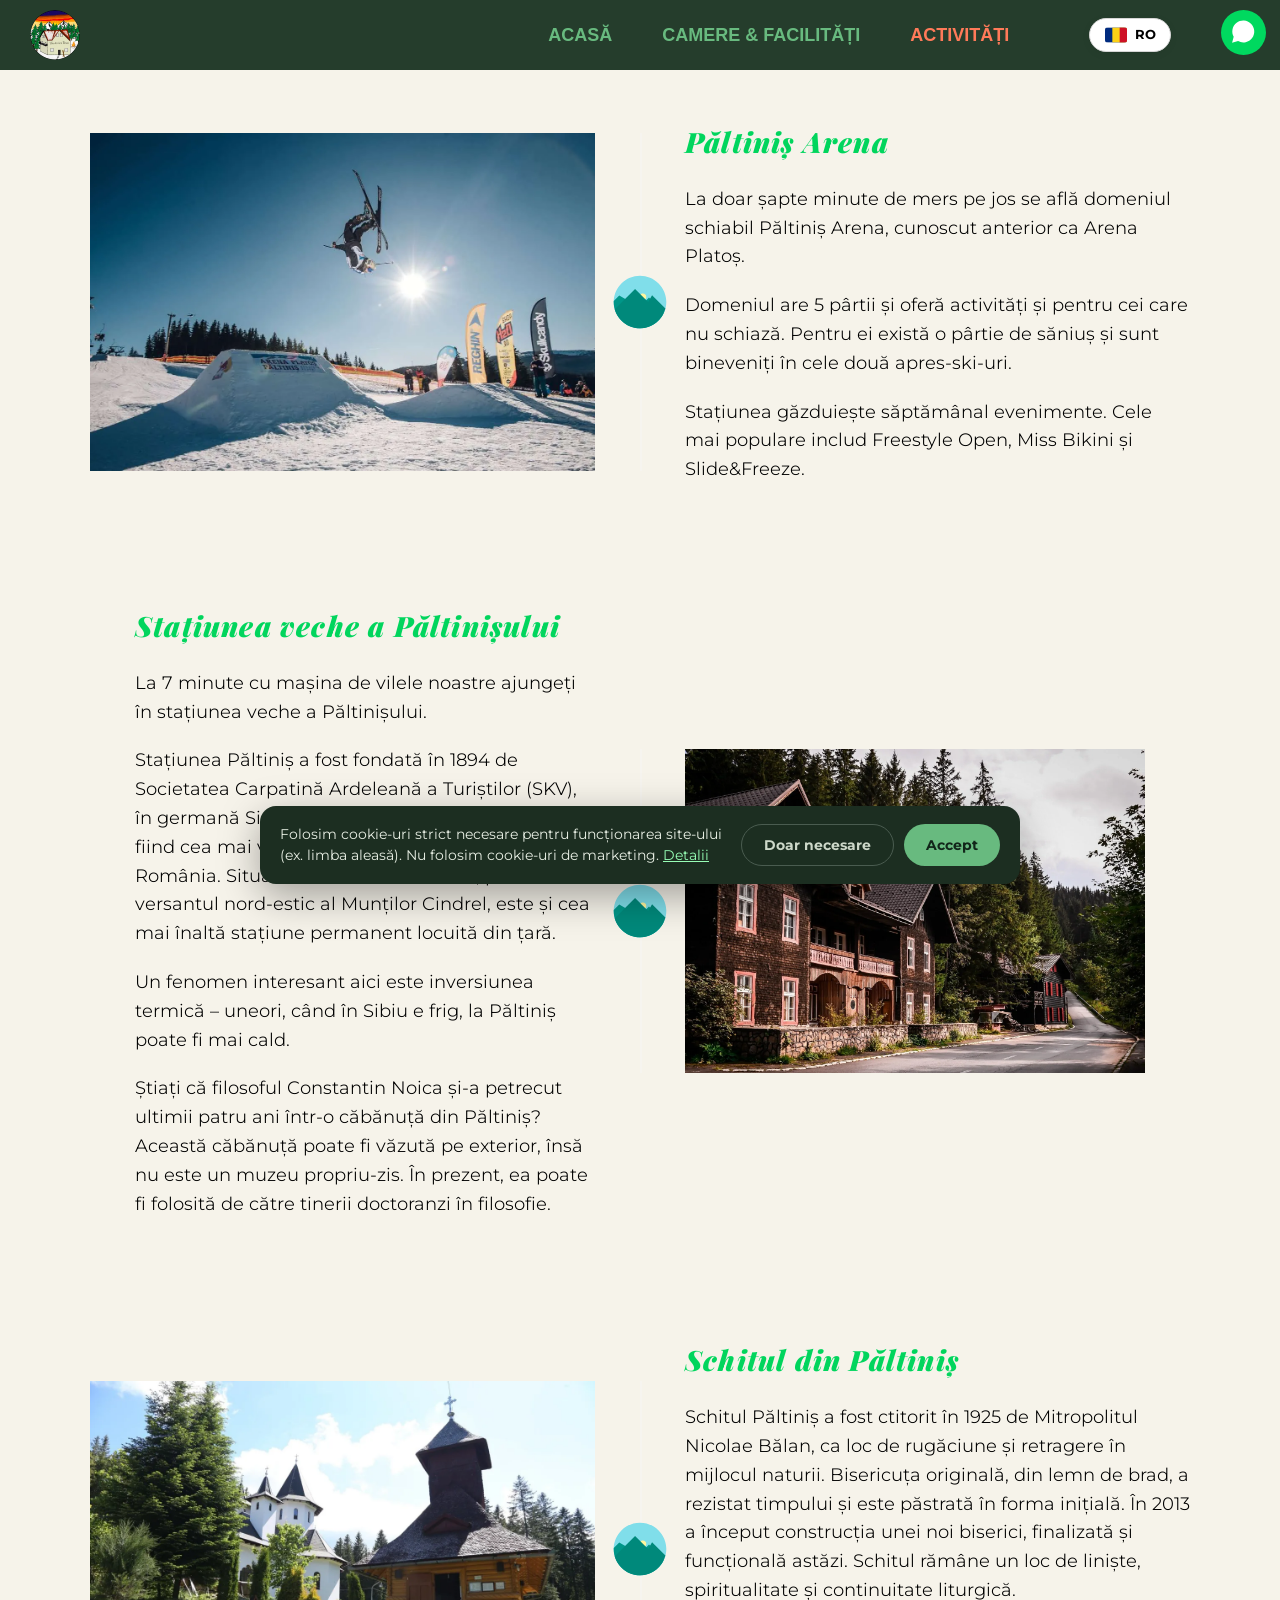
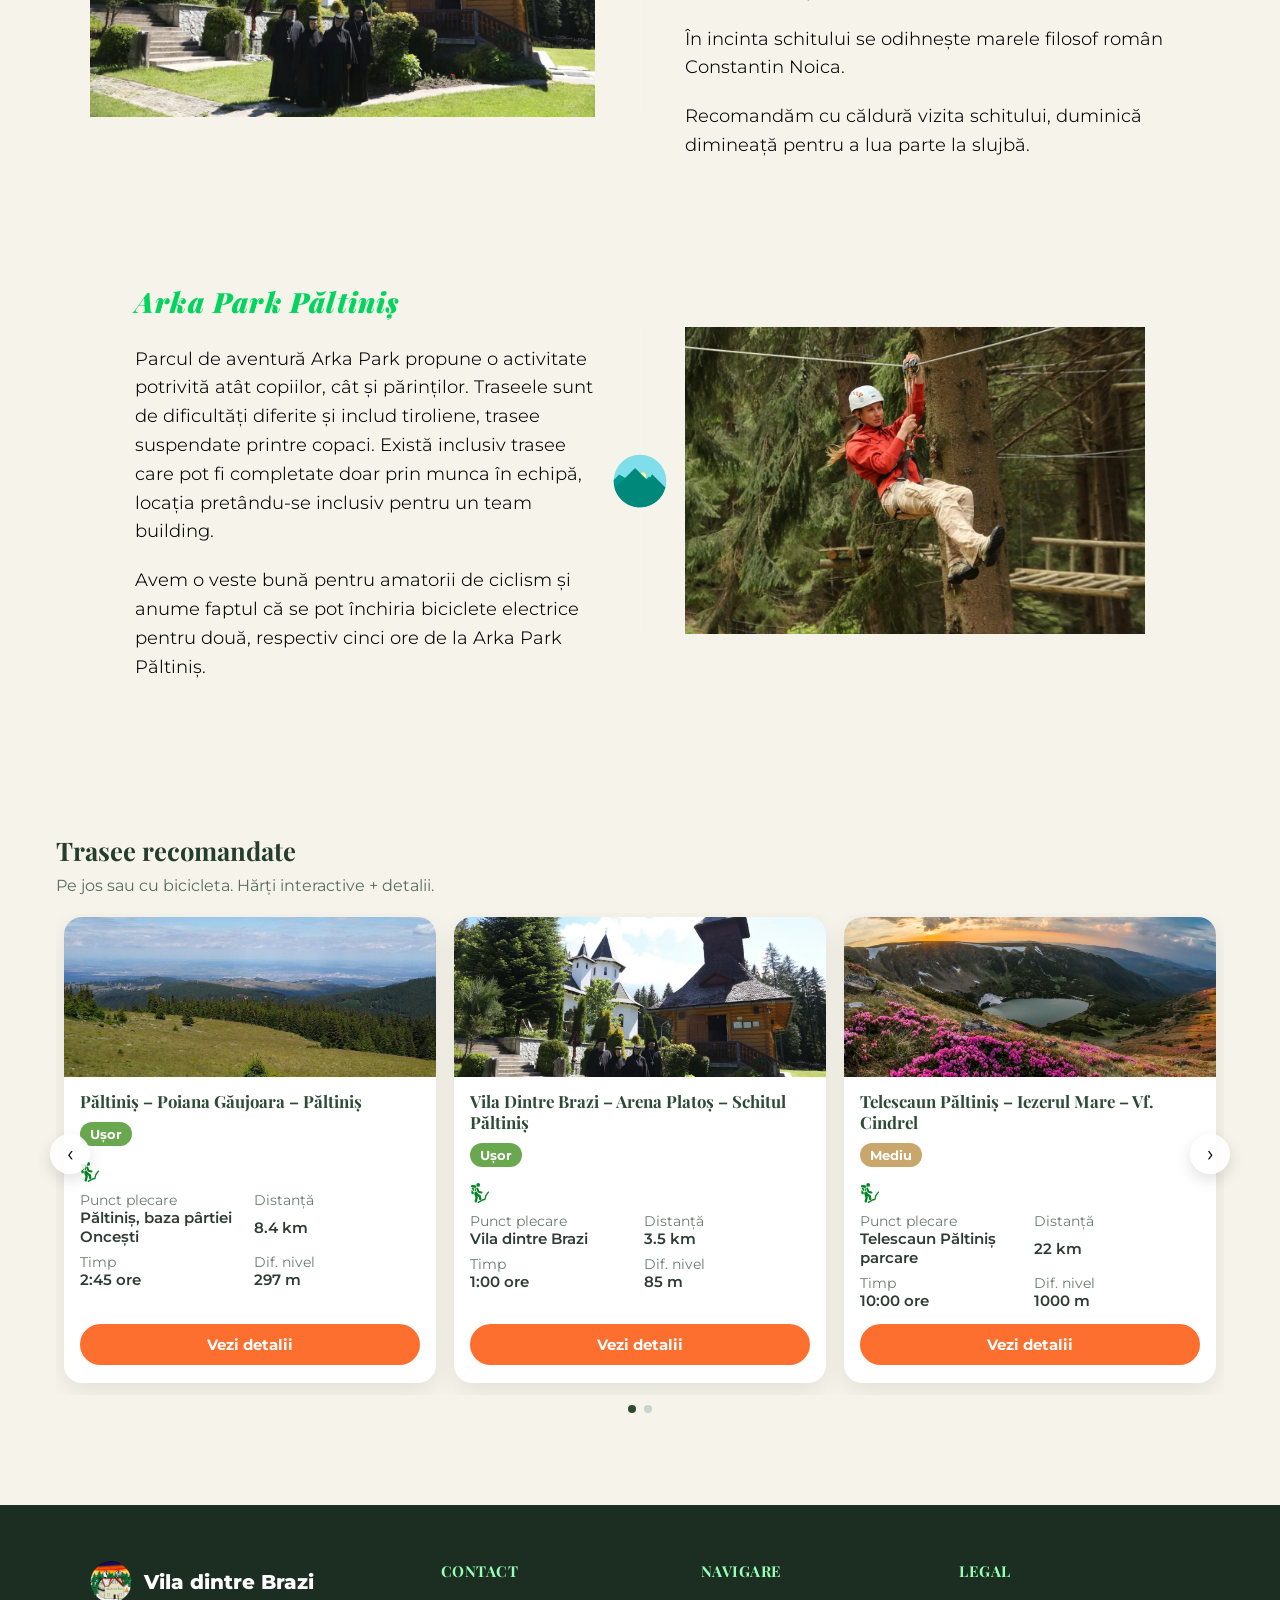
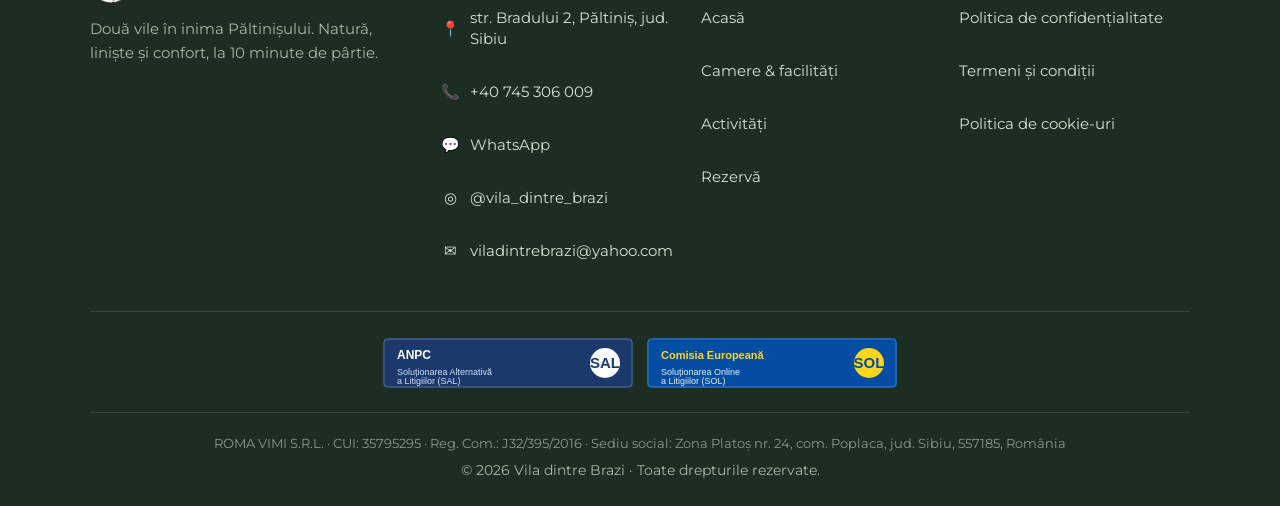
<file: activities.html>
<!DOCTYPE html>

<html lang="ro">

<head>
  <meta charset="UTF-8">
  <meta name="viewport" content="width=device-width, initial-scale=1.0">
  <title>Activități în Păltiniș – Ski, drumeții & trasee | Vila dintre Brazi</title>
  <meta name="description"
    content="Ce poți face în Păltiniș: ski la Păltiniș Arena, stațiunea veche, Schitul Păltiniș, Arka Park și trasee de drumeție recomandate. Ghid de la Vila dintre Brazi.">
  <meta name="robots" content="index, follow">
  <link rel="canonical" href="https://viladintrebrazi.com/activities.html">
  <meta name="theme-color" content="#253D2C">
  <link rel="icon" href="./svg/favicon.svg" type="image/svg+xml">
  <meta property="og:type" content="website">
  <meta property="og:title" content="Activități în Păltiniș – Vila dintre Brazi">
  <meta property="og:description" content="Ski, drumeții, Schitul Păltiniș, Arka Park și trasee recomandate în jurul vilelor.">
  <meta property="og:image" content="https://viladintrebrazi.com/images/heropic.webp">
  <meta property="og:locale" content="ro_RO">

  <!-- Fonts-->
  <!-- Google Fonts loaded with explicit Latin-Extended support -->
<link rel="preconnect" href="https://fonts.googleapis.com">
<link rel="preconnect" href="https://fonts.gstatic.com" crossorigin>
<link href="https://fonts.googleapis.com/css2?family=Montserrat:ital,wght@0,300;0,400;0,600;0,700;1,400&family=Playfair+Display:ital,wght@0,400;0,700;1,400&display=swap&subset=latin,latin-ext" rel="stylesheet">

  <link rel="stylesheet" href="./style.css">
</head>

<body>
 
  <nav>
    <button id="menubtn" aria-label="Menu">
      <div class="bar top"></div>
      <div class="bar mid"></div>
      <div class="bar bot"></div>
    </button>
  
    <div id="left">
      <a href="./index.html" id="logo"></a>
    </div>
  
    <div id="right">
      <div class="pages">
        <a href="./index.html" class="t" data-ro="ACASĂ" data-en="HOME">ACASĂ</a>
        <a href="./rooms-facilities.html" class="t" data-ro="CAMERE & FACILITĂȚI" data-en="ROOMS & FACILITIES">CAMERE & FACILITĂȚI</a>
        <a href="./activities.html" class="t linkActive" data-ro="ACTIVITĂȚI" data-en="ACTIVITIES">ACTIVITĂȚI</a>
      </div>
  
      <div class="langdrop" id="langdrop">
        <button class="langdrop__btn" id="langBtn">
          <img loading="lazy" decoding="async" class="flag" src="./svg/ro.svg" alt="RO flag">
          <span class="code">RO</span>
        </button>
        <ul class="langdrop__menu hidden" id="langMenu">
           <li class="langdrop__item" data-lang="ro"><img loading="lazy" decoding="async" class="flag" src="./svg/ro.svg"> <span class="label">Română</span> <span class="tick">✓</span></li>
           <li class="langdrop__item" data-lang="en"><img loading="lazy" decoding="async" class="flag" src="./svg/en.svg"> <span class="label">English</span> <span class="tick"></span></li>
           <li class="langdrop__item" data-lang="de"><img loading="lazy" decoding="async" class="flag" src="./svg/de.svg"> <span class="label">Deutsch</span> <span class="tick"></span></li>
        </ul>
      </div>
  
      <div id="contact">
        <a href="https://wa.me/+40745306009" target="_blank" class="nav-wa">
          <svg width="45" height="45" viewBox="0 0 64 64" fill="none">
            <rect width="64" height="64" rx="32" fill="#00D95F" />
            <path d="M15.7729 46.5263L18.0362 38.1186C16.2109 34.8433 15.631 31.0214 16.4029 27.3541C17.1748 23.6869 19.2466 20.4202 22.2382 18.1537C25.2298 15.8871 28.9405 14.7726 32.6895 15.0147C36.4384 15.2569 39.974 16.8394 42.6476 19.4719C45.3212 22.1044 46.9533 25.6102 47.2446 29.3462C47.5358 33.0821 46.4666 36.7975 44.2332 39.8106C41.9997 42.8237 38.7518 44.9323 35.0855 45.7496C31.4191 46.5669 27.5803 46.038 24.2734 44.2599L15.7729 46.5263Z" fill="white" />
          </svg>
        </a>
      </div>
    </div>
  
    <div id="menu">
      <a href="./index.html" class="t" data-ro="ACASĂ" data-en="HOME">ACASĂ</a> 
      <a href="./rooms-facilities.html" class="t" data-ro="CAMERE & FACILITĂȚI" data-en="ROOMS & FACILITIES">CAMERE & FACILITĂȚI</a>
      <a href="./activities.html" class="t linkActive" data-ro="ACTIVITĂȚI" data-en="ACTIVITIES">ACTIVITĂȚI</a>
      <hr style="width: 60%; opacity: 0.1; margin: 15px 0;">
      <a href="tel:+40745306009" class="t secondary" data-ro="SUNĂ PROPRIETAR" data-en="CALL OWNER">SUNĂ PROPRIETAR</a>
      <a href="https://instagram.com/vila_dintre_brazi" target="_blank" class="t secondary" data-ro="INSTAGRAM" data-en="INSTAGRAM">INSTAGRAM</a>
    </div>
  </nav>

  <div class="wrapper">
    <div class="left" id="first">
      <div class="border"></div>
      <img loading="lazy" decoding="async" src="./images/snowparkPL.webp" alt="">
    </div>
    <div class="right">

      <div class="border"></div>

      <svg class="circle" width="120" height="120" viewBox="0 0 120 120" fill="none" xmlns="http://www.w3.org/2000/svg">
        <path
          d="M112.613 59.9999C112.613 66.9092 111.252 73.7508 108.608 80.1341C105.964 86.5175 102.089 92.3175 97.2032 97.2031C92.3176 102.089 86.5176 105.964 80.1343 108.608C73.7509 111.252 66.9093 112.613 60 112.613C53.0907 112.613 46.2491 111.252 39.8658 108.608C33.4824 105.964 27.6824 102.089 22.7968 97.2031C17.9112 92.3175 14.0357 86.5175 11.3917 80.1341C8.7476 73.7508 7.38672 66.9092 7.38672 59.9999C7.38672 46.046 12.9299 32.6637 22.7968 22.7968C32.6637 12.9299 46.0461 7.38672 60 7.38672C73.9539 7.38672 87.3363 12.9299 97.2032 22.7968C107.07 32.6637 112.613 46.046 112.613 59.9999Z"
          fill="#80DEEA" />
        <path fill-rule="evenodd" clip-rule="evenodd"
          d="M18.5051 47.2067L7.47497 58.2368C7.4357 58.824 7.40626 59.4119 7.38672 60.0001C7.38674 89.0575 30.9425 112.613 60 112.613C80.0202 112.586 98.29 101.199 107.132 83.2372L78.031 50.754L59.1478 70.6718L18.5051 47.2067Z"
          fill="#009688" />
        <path
          d="M72.5421 49.7515C72.5421 51.5529 71.8265 53.2805 70.5527 54.5543C69.279 55.8281 67.5513 56.5437 65.7499 56.5437C64.858 56.5437 63.9748 56.368 63.1507 56.0267C62.3266 55.6853 61.5779 55.185 60.9471 54.5543C60.3164 53.9236 59.8161 53.1748 59.4748 52.3508C59.1334 51.5267 58.9578 50.6435 58.9578 49.7515C58.9578 48.8596 59.1334 47.9763 59.4748 47.1523C59.8161 46.3282 60.3164 45.5794 60.9471 44.9487C61.5779 44.318 62.3266 43.8177 63.1507 43.4764C63.9748 43.135 64.858 42.9594 65.7499 42.9594C67.5513 42.9594 69.279 43.675 70.5527 44.9487C71.8265 46.2225 72.5421 47.9501 72.5421 49.7515Z"
          fill="#FFF59D" />
        <path fill-rule="evenodd" clip-rule="evenodd"
          d="M50.1214 34.1233L9.52026 74.7243C12.705 85.6495 19.3462 95.2476 28.4476 102.079C37.5491 108.91 48.6201 112.607 60 112.613C71.6421 112.598 82.9506 108.722 92.1541 101.593C101.358 94.4626 107.936 84.4815 110.86 73.2124L84.1512 46.5038L76.2272 60.2286L50.1214 34.1233Z"
          fill="#00897B" />
      </svg>

      <h3 class="t" data-ro="Păltiniș Arena" data-en="Păltiniș Arena" data-de="Păltiniș Arena">Păltiniș Arena</h3>

      <p class="t"
        data-ro="La doar șapte minute de mers pe jos se află domeniul schiabil Păltiniș Arena, cunoscut anterior ca Arena Platoș."
        data-en="Seven minutes by foot, you find the ski resort called Păltiniș Arena, formerly known as Arena Platoș."
        data-de="Nur sieben Minuten zu Fuß befindet sich das Skigebiet Păltiniș Arena, früher bekannt als Arena Platoș.">
        La doar șapte minute de mers pe jos se află domeniul schiabil Păltiniș Arena, cunoscut anterior ca Arena Platoș.
      </p>

      <p class="t"
        data-ro="Domeniul are 5 pârtii și oferă activități și pentru cei care nu schiază. Pentru ei există o pârtie de săniuș și sunt bineveniți în cele două apres-ski-uri."
        data-en="The resort has 5 slopes and offers activities for people who don't ski as well. For them there exists a sledding slope and they are always welcome in the two apres-skis."
        data-de="Das Resort verfügt über 5 Pisten und bietet auch Aktivitäten für Nicht-Skifahrer. Für sie gibt es eine Rodelbahn, außerdem sind sie in den beiden Apres-Skis willkommen.">
        Domeniul are 5 pârtii și oferă activități și pentru cei care nu schiază. Pentru ei există o pârtie de săniuș și
        sunt bineveniți în cele două apres-ski-uri.
      </p>

      <p class="t"
        data-ro="Stațiunea găzduiește săptămânal evenimente. Cele mai populare includ Freestyle Open, Miss Bikini și Slide&Freeze."
        data-en="The ski resort hosts events on a weekly basis. The most popular of these events include Freestyle Open, Miss Bikini and Slide&Freeze."
        data-de="Das Skigebiet veranstaltet wöchentliche Events. Zu den beliebtesten zählen Freestyle Open, Miss Bikini und Slide&Freeze.">
        Stațiunea găzduiește săptămânal evenimente. Cele mai populare includ Freestyle Open, Miss Bikini și
        Slide&Freeze.
      </p>

    </div>
  </div>







  <div class="wrapper flip">

    <div class="right">

      <svg class="circle" width="120" height="120" viewBox="0 0 120 120" fill="none" xmlns="http://www.w3.org/2000/svg">
        <path
          d="M112.613 59.9999C112.613 66.9092 111.252 73.7508 108.608 80.1341C105.964 86.5175 102.089 92.3175 97.2032 97.2031C92.3176 102.089 86.5176 105.964 80.1343 108.608C73.7509 111.252 66.9093 112.613 60 112.613C53.0907 112.613 46.2491 111.252 39.8658 108.608C33.4824 105.964 27.6824 102.089 22.7968 97.2031C17.9112 92.3175 14.0357 86.5175 11.3917 80.1341C8.7476 73.7508 7.38672 66.9092 7.38672 59.9999C7.38672 46.046 12.9299 32.6637 22.7968 22.7968C32.6637 12.9299 46.0461 7.38672 60 7.38672C73.9539 7.38672 87.3363 12.9299 97.2032 22.7968C107.07 32.6637 112.613 46.046 112.613 59.9999Z"
          fill="#80DEEA" />
        <path fill-rule="evenodd" clip-rule="evenodd"
          d="M18.5051 47.2067L7.47497 58.2368C7.4357 58.824 7.40626 59.4119 7.38672 60.0001C7.38674 89.0575 30.9425 112.613 60 112.613C80.0202 112.586 98.29 101.199 107.132 83.2372L78.031 50.754L59.1478 70.6718L18.5051 47.2067Z"
          fill="#009688" />
        <path
          d="M72.5421 49.7515C72.5421 51.5529 71.8265 53.2805 70.5527 54.5543C69.279 55.8281 67.5513 56.5437 65.7499 56.5437C64.858 56.5437 63.9748 56.368 63.1507 56.0267C62.3266 55.6853 61.5779 55.185 60.9471 54.5543C60.3164 53.9236 59.8161 53.1748 59.4748 52.3508C59.1334 51.5267 58.9578 50.6435 58.9578 49.7515C58.9578 48.8596 59.1334 47.9763 59.4748 47.1523C59.8161 46.3282 60.3164 45.5794 60.9471 44.9487C61.5779 44.318 62.3266 43.8177 63.1507 43.4764C63.9748 43.135 64.858 42.9594 65.7499 42.9594C67.5513 42.9594 69.279 43.675 70.5527 44.9487C71.8265 46.2225 72.5421 47.9501 72.5421 49.7515Z"
          fill="#FFF59D" />
        <path fill-rule="evenodd" clip-rule="evenodd"
          d="M50.1214 34.1233L9.52026 74.7243C12.705 85.6495 19.3462 95.2476 28.4476 102.079C37.5491 108.91 48.6201 112.607 60 112.613C71.6421 112.598 82.9506 108.722 92.1541 101.593C101.358 94.4626 107.936 84.4815 110.86 73.2124L84.1512 46.5038L76.2272 60.2286L50.1214 34.1233Z"
          fill="#00897B" />
      </svg>
      <div class="border"></div>


      <h3 class="t" data-ro="Stațiunea veche a Păltinișului" data-en="The old resort of Păltiniș"
        data-de="Das alte Păltiniș">
        Stațiunea veche <span>Păltinișului</span>
      </h3>

      <p class="t" data-ro="La 7 minute cu mașina de vilele noastre ajungeți în stațiunea veche a Păltinișului."
        data-en="Seven minutes by car from our villas you reach the old resort of Păltiniș."
        data-de="In nur 7 Minuten mit dem Auto von unseren Villen erreichen Sie das alte Kurgebiet von Păltiniș.">
        La 7 minute cu mașina de vilele noastre ajungeți în stațiunea veche a Păltinișului.
      </p>

      <p class="t"
        data-ro="Stațiunea Păltiniș a fost fondată în 1894 de Societatea Carpatină Ardeleană a Turiștilor (SKV), în germană Siebenbürgischer Karpatenverein, fiind cea mai veche stațiune montană din România. Situată la 1.442 m altitudine, pe versantul nord-estic al Munților Cindrel, este și cea mai înaltă stațiune permanent locuită din țară."
        data-en="The Păltiniș resort was founded in 1894 by the Transylvanian Carpathian Tourist Society (SKV), in German Siebenbürgischer Karpatenverein, making it the oldest mountain resort in Romania. Located at 1,442 m altitude, on the north-eastern slope of the Cindrel Mountains, it is also the highest permanently inhabited resort in the country."
        data-de="Das Kurgebiet Păltiniș wurde 1894 von der Siebenbürgischen Karpatenvereinigung (SKV) gegründet und ist damit das älteste Gebirgskurgebiet Rumäniens. Es liegt auf 1.442 m Höhe am Nordosthang des Cindrel-Gebirges und ist zugleich die höchstgelegene ständig bewohnte Bergsiedlung des Landes.">
        Stațiunea Păltiniș a fost fondată în 1894 de Societatea Carpatină Ardeleană a Turiștilor (SKV) în germană
        Siebenbürgischer Karpatenverein, fiind cea mai veche stațiune montană din România. Situată la 1.442 m
        altitudine, pe versantul nord-estic al Munților Cindrel, este și cea mai înaltă stațiune permanent locuită din
        țară.
      </p>

      <p class="t"
        data-ro="Un fenomen interesant aici este inversiunea termică – uneori, când în Sibiu e frig, la Păltiniș poate fi mai cald."
        data-en="An interesting phenomenon here is thermal inversion – sometimes, when it is cold in Sibiu, it can be warmer in Păltiniș."
        data-de="Ein interessantes Phänomen hier ist die Temperaturinversion – manchmal, wenn es in Sibiu kalt ist, kann es in Păltiniș wärmer sein.">
        Un fenomen interesant aici este inversiunea termică – uneori, când în Sibiu e frig, la Păltiniș poate fi mai
        cald.
      </p>

      <p class="t"
        data-ro="Știați că filosoful Constantin Noica și-a petrecut ultimii patru ani într-o căbănuță din Păltiniș? Această căbănuță poate fi văzută pe exterior, însă nu este un muzeu propriu-zis. În prezent, ea poate fi folosită de către tinerii doctoranzi în filosofie."
        data-en="Did you know that the philosopher Constantin Noica spent his last four years in a small cabin in Păltiniș? This cabin can be seen from the outside, but it is not a real museum. Today, it can be used by young doctoral students in philosophy."
        data-de="Wussten Sie, dass der Philosoph Constantin Noica seine letzten vier Jahre in einer kleinen Hütte in Păltiniș verbrachte? Diese Hütte kann von außen besichtigt werden, ist jedoch kein eigentliches Museum. Heute kann sie von jungen Doktoranden der Philosophie genutzt werden.">
        Stiați că filosoful Constantin Noica și-a petrecut ultimii patru ani într-o căbănuța din Păltiniș? Această
        căbănuță poate fi văzută pe exterior, însă nu este un muzeu propriu-zis. În prezent, ea poate fi folosită de
        către tinerii doctoranzi în filosofie
      </p>
    </div>
      <div class="left">
        <div class="border"></div>

        <img loading="lazy" decoding="async" src="./images/paltinisVechi.webp" alt="">

      </div>

    
  </div>



  <div class="wrapper">
    <div class="left">
      <img loading="lazy" decoding="async" src="./images/schitul.webp" alt="">
      <div class="border"></div>
    </div>
    <div class="right">
      <div class="border"></div>

      <svg class="circle" width="120" height="120" viewBox="0 0 120 120" fill="none" xmlns="http://www.w3.org/2000/svg">
        <path
          d="M112.613 59.9999C112.613 66.9092 111.252 73.7508 108.608 80.1341C105.964 86.5175 102.089 92.3175 97.2032 97.2031C92.3176 102.089 86.5176 105.964 80.1343 108.608C73.7509 111.252 66.9093 112.613 60 112.613C53.0907 112.613 46.2491 111.252 39.8658 108.608C33.4824 105.964 27.6824 102.089 22.7968 97.2031C17.9112 92.3175 14.0357 86.5175 11.3917 80.1341C8.7476 73.7508 7.38672 66.9092 7.38672 59.9999C7.38672 46.046 12.9299 32.6637 22.7968 22.7968C32.6637 12.9299 46.0461 7.38672 60 7.38672C73.9539 7.38672 87.3363 12.9299 97.2032 22.7968C107.07 32.6637 112.613 46.046 112.613 59.9999Z"
          fill="#80DEEA" />
        <path fill-rule="evenodd" clip-rule="evenodd"
          d="M18.5051 47.2067L7.47497 58.2368C7.4357 58.824 7.40626 59.4119 7.38672 60.0001C7.38674 89.0575 30.9425 112.613 60 112.613C80.0202 112.586 98.29 101.199 107.132 83.2372L78.031 50.754L59.1478 70.6718L18.5051 47.2067Z"
          fill="#009688" />
        <path
          d="M72.5421 49.7515C72.5421 51.5529 71.8265 53.2805 70.5527 54.5543C69.279 55.8281 67.5513 56.5437 65.7499 56.5437C64.858 56.5437 63.9748 56.368 63.1507 56.0267C62.3266 55.6853 61.5779 55.185 60.9471 54.5543C60.3164 53.9236 59.8161 53.1748 59.4748 52.3508C59.1334 51.5267 58.9578 50.6435 58.9578 49.7515C58.9578 48.8596 59.1334 47.9763 59.4748 47.1523C59.8161 46.3282 60.3164 45.5794 60.9471 44.9487C61.5779 44.318 62.3266 43.8177 63.1507 43.4764C63.9748 43.135 64.858 42.9594 65.7499 42.9594C67.5513 42.9594 69.279 43.675 70.5527 44.9487C71.8265 46.2225 72.5421 47.9501 72.5421 49.7515Z"
          fill="#FFF59D" />
        <path fill-rule="evenodd" clip-rule="evenodd"
          d="M50.1214 34.1233L9.52026 74.7243C12.705 85.6495 19.3462 95.2476 28.4476 102.079C37.5491 108.91 48.6201 112.607 60 112.613C71.6421 112.598 82.9506 108.722 92.1541 101.593C101.358 94.4626 107.936 84.4815 110.86 73.2124L84.1512 46.5038L76.2272 60.2286L50.1214 34.1233Z"
          fill="#00897B" />
      </svg>

      <h3 class="t" data-ro="Schitul din Păltiniș" data-en="The Păltiniș Hermitage" data-de="Das Kloster von Păltiniș">
        SCHITUL DIN PĂLTINIȘ</h3>

      <p class="t"
        data-ro="Schitul Păltiniș a fost ctitorit în 1925 de Mitropolitul Nicolae Bălan, ca loc de rugăciune și retragere în mijlocul naturii. Bisericuța originală, din lemn de brad, a rezistat timpului și este păstrată în forma inițială. În 2013 a început construcția unei noi biserici, finalizată și funcțională astăzi. Schitul rămâne un loc de liniște, spiritualitate și continuitate liturgică."
        data-en="The Păltiniș Hermitage was founded in 1925 by Metropolitan Nicolae Bălan, as a place of prayer and retreat in the middle of nature. The original little church, built of fir wood, has withstood time and is preserved in its initial form. In 2013, the construction of a new church began, which is now completed and in use. The hermitage remains a place of peace, spirituality, and liturgical continuity."
        data-de="Das Kloster von Păltiniș wurde 1925 von Metropolit Nicolae Bălan als Ort des Gebets und der Einkehr inmitten der Natur gegründet. Die ursprüngliche kleine Kirche aus Tannenholz hat der Zeit standgehalten und ist in ihrer ursprünglichen Form erhalten. 2013 begann der Bau einer neuen Kirche, die heute fertiggestellt und in Betrieb ist. Das Kloster bleibt ein Ort der Ruhe, der Spiritualität und der liturgischen Kontinuität.">
        Schitul Păltiniș a fost ctitorit în 1925 de Mitropolitul Nicolae Bălan, ca loc de rugăciune și retragere în
        mijlocul naturii. Bisericuța originală, din lemn de brad, a rezistat timpului și este păstrată în forma
        inițială. În 2013 a început construcția unei noi biserici, finalizată și funcțională astăzi. Schitul rămâne un
        loc de liniște, spiritualitate și continuitate liturgică.
      </p>

      <p class="t" data-ro="În incinta schitului se odihnește marele filosof român Constantin Noica."
        data-en="Within the hermitage rests the great Romanian philosopher Constantin Noica."
        data-de="Im Kloster ruht der große rumänische Philosoph Constantin Noica.">
        În incinta schitului se odihnește marele filosof român Constantin Noica.
      </p>

      <p class="t" data-ro="Recomandăm cu căldură vizita schitului, duminică dimineață pentru a lua parte la slujbă."
        data-en="We warmly recommend visiting the hermitage on Sunday morning to take part in the service."
        data-de="Wir empfehlen wärmstens einen Besuch des Klosters am Sonntagmorgen, um am Gottesdienst teilzunehmen.">
        Recomandăm cu căldură vizita schitului, duminică dimineață pentru a lua parte la slujbă.
      </p>
    </div>
  </div>




  <div class="wrapper flip">

    <div class="right">
      <div class="border"></div>

      <svg class="circle" width="120" height="120" viewBox="0 0 120 120" fill="none" xmlns="http://www.w3.org/2000/svg">
        <path
          d="M112.613 59.9999C112.613 66.9092 111.252 73.7508 108.608 80.1341C105.964 86.5175 102.089 92.3175 97.2032 97.2031C92.3176 102.089 86.5176 105.964 80.1343 108.608C73.7509 111.252 66.9093 112.613 60 112.613C53.0907 112.613 46.2491 111.252 39.8658 108.608C33.4824 105.964 27.6824 102.089 22.7968 97.2031C17.9112 92.3175 14.0357 86.5175 11.3917 80.1341C8.7476 73.7508 7.38672 66.9092 7.38672 59.9999C7.38672 46.046 12.9299 32.6637 22.7968 22.7968C32.6637 12.9299 46.0461 7.38672 60 7.38672C73.9539 7.38672 87.3363 12.9299 97.2032 22.7968C107.07 32.6637 112.613 46.046 112.613 59.9999Z"
          fill="#80DEEA" />
        <path fill-rule="evenodd" clip-rule="evenodd"
          d="M18.5051 47.2067L7.47497 58.2368C7.4357 58.824 7.40626 59.4119 7.38672 60.0001C7.38674 89.0575 30.9425 112.613 60 112.613C80.0202 112.586 98.29 101.199 107.132 83.2372L78.031 50.754L59.1478 70.6718L18.5051 47.2067Z"
          fill="#009688" />
        <path
          d="M72.5421 49.7515C72.5421 51.5529 71.8265 53.2805 70.5527 54.5543C69.279 55.8281 67.5513 56.5437 65.7499 56.5437C64.858 56.5437 63.9748 56.368 63.1507 56.0267C62.3266 55.6853 61.5779 55.185 60.9471 54.5543C60.3164 53.9236 59.8161 53.1748 59.4748 52.3508C59.1334 51.5267 58.9578 50.6435 58.9578 49.7515C58.9578 48.8596 59.1334 47.9763 59.4748 47.1523C59.8161 46.3282 60.3164 45.5794 60.9471 44.9487C61.5779 44.318 62.3266 43.8177 63.1507 43.4764C63.9748 43.135 64.858 42.9594 65.7499 42.9594C67.5513 42.9594 69.279 43.675 70.5527 44.9487C71.8265 46.2225 72.5421 47.9501 72.5421 49.7515Z"
          fill="#FFF59D" />
        <path fill-rule="evenodd" clip-rule="evenodd"
          d="M50.1214 34.1233L9.52026 74.7243C12.705 85.6495 19.3462 95.2476 28.4476 102.079C37.5491 108.91 48.6201 112.607 60 112.613C71.6421 112.598 82.9506 108.722 92.1541 101.593C101.358 94.4626 107.936 84.4815 110.86 73.2124L84.1512 46.5038L76.2272 60.2286L50.1214 34.1233Z"
          fill="#00897B" />
      </svg>

      <h3 class="t" data-ro="Arka Park Păltiniș" data-en="Arka Park Păltiniș" data-de="Arka Park Păltiniș">Arka Park
        Păltiniș</h3>

      <p class="t"
        data-ro="Parcul de aventură Arka Park propune o activitate potrivită atât copiilor, cât și părinților. Traseele sunt de dificultăți diferite și includ tiroliene, trasee suspendate printre copaci. Există inclusiv trasee care pot fi completate doar prin munca în echipă, locația pretându-se inclusiv pentru un team building."
        data-en="The Arka Park adventure park offers activities suitable for both children and parents. The routes have different levels of difficulty and include zip lines and suspended trails among the trees. There are even routes that can only be completed through teamwork, making the location also suitable for team building."
        data-de="Der Abenteuerpark Arka Park bietet Aktivitäten sowohl für Kinder als auch für Eltern. Die Parcours haben unterschiedliche Schwierigkeitsgrade und beinhalten Seilrutschen sowie Hängepfade zwischen den Bäumen. Es gibt sogar Parcours, die nur durch Teamarbeit bewältigt werden können, wodurch sich der Ort auch für Teambuilding eignet.">
        Parcul de aventură Arka Park propune o activitate potrivită atât copiilor, cât și părințiilor. Traseele sunt de
        dificultăți diferite și includ tiroliene, trasee supendate printre copaci. Există inclusiv trasee care pot fi
        completate doar prin munca în echipă, locația pretându-se inclusiv pentru un team building.
      </p>

      <p class="t"
        data-ro="Avem o veste bună pentru amatorii de ciclism și anume faptul că se pot închiria biciclete electrice pentru două, respectiv cinci ore de la Arka Park Păltiniș."
        data-en="Good news for cycling enthusiasts: electric bikes can be rented for two or five hours from Arka Park Păltiniș."
        data-de="Gute Nachrichten für Radfahrer: Im Arka Park Păltiniș können E-Bikes für zwei bzw. fünf Stunden gemietet werden.">
        Avem o veste bună pentru amatorii de ciclism și anume faptul că se pot închiria biciclete electrice pentru două,
        respectiv cinci ore de la Arka Park Păltiniș.
      </p>

    </div>

    <div class="left">
      <div class="border"></div>

      <img loading="lazy" decoding="async" src="./images/arka-park-paltinis.webp" alt="" id="img4">

    </div>

  </div>



 


  <section id="trails">
    <div class="trails-header">
      <h2 class="t" data-ro="Trasee recomandate" data-en="Recommended trails" data-de="Empfohlene Routen">Trasee
        recomandate</h2>

      <p class="t" data-ro="Pe jos sau cu bicicleta. Hărți interactive + detalii."
        data-en="On foot or by bike. Interactive maps + details."
        data-de="Zu Fuß oder mit dem Fahrrad. Interaktive Karten + Details.">
        Pe jos sau cu bicicleta. Hărți interactive + detalii.
      </p>
    </div>

    <div class="trails-carousel">
      <button class="t-nav t-prev" aria-label="Previous">&#8249;</button>

      <div class="t-track">
        <!-- CARD 0 -->
        <article class="t-card">
          <img loading="lazy" decoding="async" src="./images/gaujoarA.webp" alt="">
          <div class="t-body">
            <h3>Păltiniș – Poiana Găujoara – Păltiniș</h3>
            <span class="t t-badge t-badge--usor" data-ro="Ușor" data-en="Easy" data-de="Leicht">Ușor</span>
            <div class="t-card__type">
              <svg class="trail-icon" fill="#000000" height="30px" width="30px" version="1.1" id="Capa_1"
                xmlns="http://www.w3.org/2000/svg" xmlns:xlink="http://www.w3.org/1999/xlink"
                viewBox="0 0 492.75 492.75" xml:space="preserve">
                <g>
                  <g>
                    <path
                      d="M45.082,121.589l-2.227,20.876l53.434,63.486l9.276-68.475c0.433-3.196,1.338-6.191,2.199-9.202L45.082,121.589z" />
                    <path d="M90.538,248.414l2.799-20.661l-52.876-62.832l-7.819,73.314c-1.941,18.178,11.223,34.478,29.402,36.422l31.597,3.37
			C90.491,268.769,89.137,258.765,90.538,248.414z" />
                    <path d="M200.385,124.129c-4.577-12.695-18.593-19.301-31.296-14.693c-12.703,4.585-19.286,18.593-14.693,31.296l29.665,82.164
			c2.69,7.474,8.851,13.173,16.516,15.274l76.894,21.14c2.165,0.597,4.346,0.884,6.495,0.884c10.729,0,20.575-7.124,23.56-17.98
			c3.582-13.021-4.075-26.473-17.097-30.054l-64.678-17.781L200.385,124.129z" />
                    <path d="M280.893,391.117l-10.053-69.35c-1.162-8.007-5.667-15.139-12.393-19.636l-40.759-27.214l-14.318-9.56
			c0.062-0.417,0.14-0.945,0.237-1.622l1.021-7.543l-8.376-2.303c-12.767-3.51-23.034-13.006-27.531-25.454l-9.316-25.806
			l-50.052,28.345c0,0-1.994,14.721-2.658,19.627c-0.562,4.143-0.673,17.777,1.162,23.663c2.9,9.306,11.608,37.224,11.608,37.224
			l15.589,49.994l-21.801,82.896c-4.012,15.242,5.094,30.843,20.328,34.846c2.436,0.637,4.879,0.947,7.275,0.947
			c12.647,0,24.204-8.477,27.571-21.275l23.886-90.824c1.361-5.182,1.242-10.642-0.358-15.752l-10.235-32.818l34.479,23.02
			l8.229,56.774c2.062,14.208,14.255,24.443,28.2,24.435c1.361,0,2.738-0.095,4.123-0.294
			C272.345,421.18,283.154,406.71,280.893,391.117z" />
                    <path
                      d="M464.069,212.629c-7.195-5.42-17.423-3.972-22.827,3.216l-61.184,81.297c-1.21,1.615-2.117,3.43-2.666,5.372
			l-25.191,89.089l-38.658,5.524c-2.006,0.287-3.94,0.939-5.707,1.942l-111.908,63.189c-7.84,4.425-10.602,14.367-6.177,22.207
			c2.993,5.309,8.517,8.286,14.208,8.286c2.714,0,5.468-0.677,7.998-2.109l109.234-61.677l46.116-6.59
			c6.376-0.907,11.621-5.492,13.38-11.7l27.253-96.356l59.345-78.861C472.706,228.261,471.257,218.042,464.069,212.629z" />
                    <path d="M51.776,113.025l59.31,6.33l7.516,0.802c3.691,0.394,7.354,0.03,10.903-0.787c-3.937,5.952-6.764,12.751-7.782,20.296
			l-9.621,71.021l41.688-23.61l-14.732-40.805c-3.945-10.929-2.855-22.401,1.961-32.034c0.618-0.432,1.294-0.759,1.884-1.236
			c4.128-3.335,7.215-7.641,9.327-12.404c1.381-3.115,2.426-6.39,2.794-9.843c0.283-2.648,0.159-5.231-0.168-7.762
			c-1.918-14.836-13.704-27-29.233-28.659l-66.851-7.132c-8.724-0.932-17.455,1.639-24.284,7.146
			c-6.821,5.517-11.184,13.507-12.114,22.255C20.432,94.783,33.597,111.084,51.776,113.025z" />
                  </g>
                  <circle cx="200.891" cy="47.5" r="47.5" />
                </g>
              </svg>
            </div>
            <dl class="t-meta">
              <div>
                <dt>Punct plecare</dt>
                <dd>Păltiniș, baza pârtiei Oncești</dd>
              </div>
              <div>
                <dt>Distanță</dt>
                <dd>8.4 km</dd>
              </div>
              <div>
                <dt>Timp</dt>
                <dd>2:45 ore</dd>
              </div>
              <div>
                <dt>Dif. nivel</dt>
                <dd>297 m</dd>
              </div>
            </dl>

            <button class="btn btn--primary btn--sm btn--block t-btn" data-title="Păltiniș – Fraga – Rășinari"
              data-iframe="https://www.google.com/maps/d/embed?mid=1LA69NtKgqolp9SbwCX3yq6_VJibnNzU&ehbc=2E312F"
              data-desc="Circuit prin pădure cu puncte de belvedere. Potrivit pentru drumeție; MTB ok pe vreme uscată.">
              Vezi detalii
            </button>
          </div>
        </article>


        <!-- CARD 2 -->
        <article class="t-card">
          <img loading="lazy" decoding="async" src="./images/schitul.webp" alt="">
          <div class="t-body">
            <h3>Vila Dintre Brazi – Arena Platoș – Schitul Păltiniș</h3>
            <span class="t-badge t-badge--usor">Ușor</span>
            <div class="t-card__type">
              <svg class="trail-icon" fill="#000000" height="30px" width="30px" version="1.1" id="Capa_1"
              xmlns="http://www.w3.org/2000/svg" xmlns:xlink="http://www.w3.org/1999/xlink"
              viewBox="0 0 492.75 492.75" xml:space="preserve">
              <g>
                <g>
                  <path
                    d="M45.082,121.589l-2.227,20.876l53.434,63.486l9.276-68.475c0.433-3.196,1.338-6.191,2.199-9.202L45.082,121.589z" />
                  <path d="M90.538,248.414l2.799-20.661l-52.876-62.832l-7.819,73.314c-1.941,18.178,11.223,34.478,29.402,36.422l31.597,3.37
    C90.491,268.769,89.137,258.765,90.538,248.414z" />
                  <path d="M200.385,124.129c-4.577-12.695-18.593-19.301-31.296-14.693c-12.703,4.585-19.286,18.593-14.693,31.296l29.665,82.164
    c2.69,7.474,8.851,13.173,16.516,15.274l76.894,21.14c2.165,0.597,4.346,0.884,6.495,0.884c10.729,0,20.575-7.124,23.56-17.98
    c3.582-13.021-4.075-26.473-17.097-30.054l-64.678-17.781L200.385,124.129z" />
                  <path d="M280.893,391.117l-10.053-69.35c-1.162-8.007-5.667-15.139-12.393-19.636l-40.759-27.214l-14.318-9.56
    c0.062-0.417,0.14-0.945,0.237-1.622l1.021-7.543l-8.376-2.303c-12.767-3.51-23.034-13.006-27.531-25.454l-9.316-25.806
    l-50.052,28.345c0,0-1.994,14.721-2.658,19.627c-0.562,4.143-0.673,17.777,1.162,23.663c2.9,9.306,11.608,37.224,11.608,37.224
    l15.589,49.994l-21.801,82.896c-4.012,15.242,5.094,30.843,20.328,34.846c2.436,0.637,4.879,0.947,7.275,0.947
    c12.647,0,24.204-8.477,27.571-21.275l23.886-90.824c1.361-5.182,1.242-10.642-0.358-15.752l-10.235-32.818l34.479,23.02
    l8.229,56.774c2.062,14.208,14.255,24.443,28.2,24.435c1.361,0,2.738-0.095,4.123-0.294
    C272.345,421.18,283.154,406.71,280.893,391.117z" />
                  <path
                    d="M464.069,212.629c-7.195-5.42-17.423-3.972-22.827,3.216l-61.184,81.297c-1.21,1.615-2.117,3.43-2.666,5.372
    l-25.191,89.089l-38.658,5.524c-2.006,0.287-3.94,0.939-5.707,1.942l-111.908,63.189c-7.84,4.425-10.602,14.367-6.177,22.207
    c2.993,5.309,8.517,8.286,14.208,8.286c2.714,0,5.468-0.677,7.998-2.109l109.234-61.677l46.116-6.59
    c6.376-0.907,11.621-5.492,13.38-11.7l27.253-96.356l59.345-78.861C472.706,228.261,471.257,218.042,464.069,212.629z" />
                  <path d="M51.776,113.025l59.31,6.33l7.516,0.802c3.691,0.394,7.354,0.03,10.903-0.787c-3.937,5.952-6.764,12.751-7.782,20.296
    l-9.621,71.021l41.688-23.61l-14.732-40.805c-3.945-10.929-2.855-22.401,1.961-32.034c0.618-0.432,1.294-0.759,1.884-1.236
    c4.128-3.335,7.215-7.641,9.327-12.404c1.381-3.115,2.426-6.39,2.794-9.843c0.283-2.648,0.159-5.231-0.168-7.762
    c-1.918-14.836-13.704-27-29.233-28.659l-66.851-7.132c-8.724-0.932-17.455,1.639-24.284,7.146
    c-6.821,5.517-11.184,13.507-12.114,22.255C20.432,94.783,33.597,111.084,51.776,113.025z" />
                </g>
                <circle cx="200.891" cy="47.5" r="47.5" />
              </g>
            </svg> 
            </div>
            <dl class="t-meta">
              <div>
                <dt>Punct plecare</dt>
                <dd>Vila dintre Brazi</dd>
              </div>
              <div>
                <dt>Distanță</dt>
                <dd>3.5 km</dd>
              </div>
              <div>
                <dt>Timp</dt>
                <dd>1:00 ore</dd>
              </div>
              <div>
                <dt>Dif. nivel</dt>
                <dd>85 m</dd>
              </div>
            </dl>
            <button class="btn btn--primary btn--sm btn--block t-btn" data-title="Vila Dintre Brazi – Arena Platoș – Schitul Păltiniș"
              data-iframe="https://www.google.com/maps/d/embed?mid=1eiEwFb4UPHA8nGRkSpsb6jtbhmyg4Mc&ehbc=2E312F"
              data-desc="Plimbare lejeră prin stațiune spre Schit. Recomandat în zilele obișnuite.">
              Vezi detalii
            </button>
          </div>
        </article>

        <!-- Traseu Cindrel -->
        <article class="t-card">
          <img loading="lazy" decoding="async" src="./images/iezerCindrel.webp" alt="">
          <div class="t-body">
            <h3>Telescaun Păltiniș – Iezerul Mare – Vf. Cindrel</h3>
            <span class="t-badge t-badge--mediu">Mediu</span>
            <div class="t-card__type">
              <svg class="trail-icon" fill="#000000" height="30px" width="30px" version="1.1" id="Capa_1"
              xmlns="http://www.w3.org/2000/svg" xmlns:xlink="http://www.w3.org/1999/xlink"
              viewBox="0 0 492.75 492.75" xml:space="preserve">
              <g>
                <g>
                  <path
                    d="M45.082,121.589l-2.227,20.876l53.434,63.486l9.276-68.475c0.433-3.196,1.338-6.191,2.199-9.202L45.082,121.589z" />
                  <path d="M90.538,248.414l2.799-20.661l-52.876-62.832l-7.819,73.314c-1.941,18.178,11.223,34.478,29.402,36.422l31.597,3.37
    C90.491,268.769,89.137,258.765,90.538,248.414z" />
                  <path d="M200.385,124.129c-4.577-12.695-18.593-19.301-31.296-14.693c-12.703,4.585-19.286,18.593-14.693,31.296l29.665,82.164
    c2.69,7.474,8.851,13.173,16.516,15.274l76.894,21.14c2.165,0.597,4.346,0.884,6.495,0.884c10.729,0,20.575-7.124,23.56-17.98
    c3.582-13.021-4.075-26.473-17.097-30.054l-64.678-17.781L200.385,124.129z" />
                  <path d="M280.893,391.117l-10.053-69.35c-1.162-8.007-5.667-15.139-12.393-19.636l-40.759-27.214l-14.318-9.56
    c0.062-0.417,0.14-0.945,0.237-1.622l1.021-7.543l-8.376-2.303c-12.767-3.51-23.034-13.006-27.531-25.454l-9.316-25.806
    l-50.052,28.345c0,0-1.994,14.721-2.658,19.627c-0.562,4.143-0.673,17.777,1.162,23.663c2.9,9.306,11.608,37.224,11.608,37.224
    l15.589,49.994l-21.801,82.896c-4.012,15.242,5.094,30.843,20.328,34.846c2.436,0.637,4.879,0.947,7.275,0.947
    c12.647,0,24.204-8.477,27.571-21.275l23.886-90.824c1.361-5.182,1.242-10.642-0.358-15.752l-10.235-32.818l34.479,23.02
    l8.229,56.774c2.062,14.208,14.255,24.443,28.2,24.435c1.361,0,2.738-0.095,4.123-0.294
    C272.345,421.18,283.154,406.71,280.893,391.117z" />
                  <path
                    d="M464.069,212.629c-7.195-5.42-17.423-3.972-22.827,3.216l-61.184,81.297c-1.21,1.615-2.117,3.43-2.666,5.372
    l-25.191,89.089l-38.658,5.524c-2.006,0.287-3.94,0.939-5.707,1.942l-111.908,63.189c-7.84,4.425-10.602,14.367-6.177,22.207
    c2.993,5.309,8.517,8.286,14.208,8.286c2.714,0,5.468-0.677,7.998-2.109l109.234-61.677l46.116-6.59
    c6.376-0.907,11.621-5.492,13.38-11.7l27.253-96.356l59.345-78.861C472.706,228.261,471.257,218.042,464.069,212.629z" />
                  <path d="M51.776,113.025l59.31,6.33l7.516,0.802c3.691,0.394,7.354,0.03,10.903-0.787c-3.937,5.952-6.764,12.751-7.782,20.296
    l-9.621,71.021l41.688-23.61l-14.732-40.805c-3.945-10.929-2.855-22.401,1.961-32.034c0.618-0.432,1.294-0.759,1.884-1.236
    c4.128-3.335,7.215-7.641,9.327-12.404c1.381-3.115,2.426-6.39,2.794-9.843c0.283-2.648,0.159-5.231-0.168-7.762
    c-1.918-14.836-13.704-27-29.233-28.659l-66.851-7.132c-8.724-0.932-17.455,1.639-24.284,7.146
    c-6.821,5.517-11.184,13.507-12.114,22.255C20.432,94.783,33.597,111.084,51.776,113.025z" />
                </g>
                <circle cx="200.891" cy="47.5" r="47.5" />
              </g>
            </svg> 
            </div>
            <dl class="t-meta">
              <div>
                <dt>Punct plecare</dt>
                <dd>Telescaun Păltiniș parcare </dd>
              </div>
              <div>
                <dt>Distanță</dt>
                <dd>22 km</dd>
              </div>
              <div>
                <dt>Timp</dt>
                <dd>10:00 ore</dd>
              </div>
              <div>
                <dt>Dif. nivel</dt>
                <dd>1000 m</dd>
              </div>
            </dl>
            <button class="btn btn--primary btn--sm btn--block t-btn" data-title="Telescaun Păltiniș parcare – Iezerul Mare – Vf. Cindrel"
              data-iframe="https://www.google.com/maps/d/u/0/embed?mid=16LmZSHBYiVBvKxKKbvLWKPHxoGqbPT0&ehbc=2E312F"
              data-desc="Traseu montan spre Vf. Cindrel . Recomandat pentru cunoscătorii muntelui.">
              Vezi detalii
            </button>
          </div>
        </article>

        <!-- CARD 3 
        <article class="t-card">
          <img loading="lazy" decoding="async" src="./images/schitul.webp" alt="">
          <div class="t-body">
            <h3>Vila Dintre Brazi – Arena Platoș – Schitul Păltiniș</h3>
            <span class="t-badge t-badge--usor">Ușor</span>
            <div class="t-card__type">
              <svg class="trail-icon" fill="#000000" version="1.1" id="Capa_1" xmlns="http://www.w3.org/2000/svg"
                xmlns:xlink="http://www.w3.org/1999/xlink" width="30px" height="30px" viewBox="0 0 194.613 194.613"
                xml:space="preserve">
                <g>
                  <path d="M154.408,105.376c-0.673-7.11-1.438-14.202-2.158-21.248c-0.181-1.773-1.591-3.061-3.435-2.617
		c-0.436,0.104-0.875,0.18-1.312,0.276c-1.721-7.338-12.904-13.203-18.682-17.134c-5.956-4.051-13.503-8.802-20.897-10.672
		c-0.717-2.896-2.878-5.72-7.193-8.381C84.645,35.683,73.404,56.606,66.004,67.98c-5.015,7.707-14.088,13.96-15.841,23.293
		c-0.38,2.025-0.004,3.782,0.854,5.322c-1.714,0.037-3.428,0.062-5.144,0.156c-3.196,0.172-4.285,5.312-0.795,5.876
		c4.974,0.804,9.949,1.264,14.925,1.596c1.372,0.802,2.783,1.137,4.218,1.087c0.134,0.053,0.254,0.103,0.383,0.154
		c-1.271,1.575-2.53,3.17-3.752,4.819c-4.411-3.313-9.294-5.92-14.469-7.457c-1.412-0.419-2.635,0.104-3.446,1.016
		c-15.075-5.07-30.691,8.523-37.839,22.201c-10.254,19.622-4.838,43.744,14.417,55.095c19.997,11.788,49.573,2.377,58.461-18.625
		c3.429-8.104,3.628-16.657,1.562-24.734c4.589-2.102,9.143-4.166,13.668-6.016c1.313,7.6,0.099,16.9-0.916,23.846
		c-0.289,1.979,0.461,3.795,2.508,4.418c21.174,6.439,18.525-21.165,17.446-36.255c5.981-2.622,11.932-5.357,17.784-8.238
		c-4.612,5.886-7.663,13.606-8.915,20.244c-3.164,16.772,2.498,36.873,18.877,44.479c22.805,10.59,48.062-8.354,53.535-30.224
		C199.853,124.752,177.481,106.455,154.408,105.376z M61.481,122.137c3.635,3.736,6.579,7.909,8.53,12.601
		c-7.257,3.286-14.636,6.295-21.917,8.159C52.69,135.925,57.204,129.13,61.481,122.137z M72.031,155.98
		c-3.798,21.457-31.698,26.043-48.521,18.319c-17.294-7.94-17.819-29.066-11.189-44.034c6.736-15.211,19.149-19.704,34.168-19.392
		c3.384,1.918,6.569,4.024,9.49,6.323c-6.463,9.55-12.383,19.707-18.321,28.933c-1.83,2.843,1.167,5.549,3.936,5.12
		c10.401-1.612,20.493-5.642,30.395-10.059C72.903,145.698,72.981,150.612,72.031,155.98z M77.382,131.339
		c-2.622-6.228-6.569-11.97-11.446-16.736c1.376-2.427,2.671-4.956,3.965-7.486c3.185,3.073,7.479,5.968,8.527,6.865
		c3.766,3.229,9.685,6.639,12.554,11.146C86.582,127.016,82.031,129.153,77.382,131.339z M90.568,97.603
		c-2.982-1.962-6.059-3.845-9.07-5.421c3.917-4.793,7.438-9.712,10.119-12.485c4.428-4.58,10.256-9.824,13.711-15.185
		c5.314,2.688,10.004,6.675,14.538,10.486c3.924,3.298,8.142,7.565,12.841,10.206c-0.694,1.364-0.011,3.273,2.081,3.551
		c4.351,0.577,8.136-0.059,12.158-1.104c0.103,3.173,0.26,6.343,0.393,9.514c-13.62-2.669-27.369-1.074-41.133,0.007
		C100.985,97.583,95.774,97.667,90.568,97.603z M110.975,116.351c-2.015-5.074-6.532-9.062-10.878-12.177
		c12.292-0.463,24.575-0.919,36.838-0.26C128.398,108.255,119.717,112.383,110.975,116.351z M184.912,151.503
		c-4.697,19.146-32.121,31.338-47.838,17.816c-9.225-7.936-9.859-22.8-7.737-33.789c2.226-11.53,8.847-18.497,18.748-22.559
		c0.056,0.895,0.084,1.791,0.145,2.686c0.154,2.24,2.498,25.499,3.357,24.835c-1.402,1.083-1.943,3.521,0,4.489
		c0.132,0.066,0.264,0.131,0.395,0.197c1.942,0.967,4.321-0.201,4.349-2.495c0.117-9.771-0.412-19.599-1.219-29.412
		C174.579,116.978,190.679,128.002,184.912,151.503z" />
                  <path d="M117.873,162.761c-7.354-0.502-15.364-0.858-22.713-0.246c-3.464,0.289-4.577,5.408-0.856,6.327
		c7.257,1.792,16.141,1.937,23.57,1.474C122.748,170.012,122.732,163.093,117.873,162.761z" />
                  <path
                    d="M123.674,14.175c-2.787-3.576-7.315-5.409-11.811-5.463c-4.402-1.748-11.01,2.842-13.702,6.738
		c-4.406,6.378-2.386,15.55,3.807,19.885c5.867,4.106,14.356,4.043,19.859-0.69C128.114,29.24,128.634,20.541,123.674,14.175z" />
                </g>
              </svg>
            </div>
            <dl class="t-meta">
              <div>
                <dt>Punct plecare</dt>
                <dd>Vila dintre Brazi</dd>
              </div>
              <div>
                <dt>Distanță</dt>
                <dd>3.5 km</dd>
              </div>
              <div>
                <dt>Timp</dt>
                <dd>1:00 ore</dd>
              </div>
              <div>
                <dt>Dif. nivel</dt>
                <dd>85 m</dd>
              </div>
            </dl>
            <button class="btn btn--primary btn--sm btn--block" data-title="Vila Dintre Brazi – Arena Platoș – Schitul Păltiniș"
              data-iframe="https://www.google.com/maps/d/embed?mid=1eiEwFb4UPHA8nGRkSpsb6jtbhmyg4Mc&ehbc=2E312F"
              data-desc="Plimbare lejeră prin stațiune spre Schit. Recomandat în zilele obișnuite.">
              Vezi detalii
            </button>
          </div>
        </article>

       
        <article class="t-card">
          <img loading="lazy" decoding="async" src="./images/arka-park-paltinis.webp" alt="">
          <div class="t-body">
            <h3>Creasta munților Cindrel</h3>
            <span class="t-badge t-badge--mediu">Mediu</span>
            <dl class="t-meta">
              <div>
                <dt>Punct plecare</dt>
                <dd>Cisnădie</dd>
              </div>
              <div>
                <dt>Distanță</dt>
                <dd>55.5 km</dd>
              </div>
              <div>
                <dt>Timp</dt>
                <dd>17:15 ore</dd>
              </div>
              <div>
                <dt>Dif. nivel</dt>
                <dd>2426 m</dd>
              </div>
            </dl>
            <button class="btn btn--primary btn--sm btn--block" data-title="Creasta munților Cindrel"
              data-iframe="https://www.google.com/maps/d/u/0/embed?mid=16LmZSHBYiVBvKxKKbvLWKPHxoGqbPT0&ehbc=2E312F"
              data-desc="Tur de creastă lung; necesită condiție bună. Evită vremea instabilă.">
              Vezi detalii
            </button>
          </div>
        </article>
      -->
      </div>

      <button class="t-nav t-next" aria-label="Next">&#8250;</button>
    </div>

    <div class="t-dots" aria-hidden="true"></div>
  </section>

  <!-- Modal -->
  <div id="trail-modal" class="t-modal" aria-hidden="true">
    <div class="t-modal__dialog" role="dialog" aria-modal="true" aria-labelledby="trail-title">
      <button class="t-modal__close" aria-label="Închide">&times;</button>
      <h3 id="trail-title"></h3>
      <div class="t-iframe-wrap">
        <iframe id="trail-iframe" src="" loading="lazy" allowfullscreen></iframe>
      </div>
      <div id="trail-desc" class="t-desc"></div>
    </div>
  </div>
  <!-- ============ SITE FOOTER (shared across pages) ============ -->
  <footer class="site-footer" id="footer">
    <div class="footer-top">
      <div class="footer-col footer-about">
        <div class="footer-brand">
          <span class="footer-logo" aria-hidden="true"></span>
          <span class="footer-brand-name">Vila dintre Brazi</span>
        </div>
        <p class="footer-tagline t"
          data-ro="Două vile în inima Păltinișului. Natură, liniște și confort, la 10 minute de pârtie."
          data-en="Two villas in the heart of Păltiniș. Nature, peace and comfort, 10 minutes from the slope."
          data-de="Zwei Villen im Herzen von Păltiniș. Natur, Ruhe und Komfort, 10 Minuten von der Piste.">
          Două vile în inima Păltinișului. Natură, liniște și confort, la 10 minute de pârtie.
        </p>
      </div>

      <div class="footer-col">
        <h3 class="t" data-ro="Contact" data-en="Contact" data-de="Kontakt">Contact</h3>
        <ul class="footer-list">
          <li>
            <a href="https://www.google.com/maps/search/?api=1&query=Vila%20dintre%20Brazi%20Strada%20Bradului%202%20P%C4%83ltini%C8%99%20550001"
              target="_blank" rel="noopener">
              <span class="footer-ico">📍</span>
              <span class="t" data-ro="str. Bradului 2, Păltiniș, jud. Sibiu"
                data-en="str. Bradului 2, Păltiniș, Sibiu county"
                data-de="str. Bradului 2, Păltiniș, Kreis Sibiu">str. Bradului 2, Păltiniș, jud. Sibiu</span>
            </a>
          </li>
          <li><a href="tel:+40745306009"><span class="footer-ico">📞</span>+40 745 306 009</a></li>
          <li><a href="https://wa.me/40745306009" target="_blank" rel="noopener"><span class="footer-ico">💬</span>WhatsApp</a></li>
          <li><a href="https://instagram.com/vila_dintre_brazi" target="_blank" rel="noopener"><span class="footer-ico">◎</span>@vila_dintre_brazi</a></li>
          <li><a href="mailto:viladintrebrazi@yahoo.com"><span class="footer-ico">✉</span>viladintrebrazi@yahoo.com</a></li>
        </ul>
      </div>

      <div class="footer-col">
        <h3 class="t" data-ro="Navigare" data-en="Explore" data-de="Navigation">Navigare</h3>
        <ul class="footer-list">
          <li><a href="./index.html" class="t" data-ro="Acasă" data-en="Home" data-de="Startseite">Acasă</a></li>
          <li><a href="./rooms-facilities.html" class="t" data-ro="Camere & facilități" data-en="Rooms & facilities"
              data-de="Zimmer & Ausstattung">Camere & facilități</a></li>
          <li><a href="./activities.html" class="t" data-ro="Activități" data-en="Activities"
              data-de="Aktivitäten">Activități</a></li>
          <li><a href="./index.html#reservation" class="t" data-ro="Rezervă" data-en="Book now"
              data-de="Buchen">Rezervă</a></li>
        </ul>
      </div>

      <div class="footer-col">
        <h3 class="t" data-ro="Legal" data-en="Legal" data-de="Rechtliches">Legal</h3>
        <ul class="footer-list">
          <li><a href="./privacy.html" class="t" data-ro="Politica de confidențialitate" data-en="Privacy Policy"
              data-de="Datenschutz">Politica de confidențialitate</a></li>
          <li><a href="./terms.html" class="t" data-ro="Termeni și condiții" data-en="Terms & Conditions"
              data-de="AGB">Termeni și condiții</a></li>
          <li><a href="./cookies.html" class="t" data-ro="Politica de cookie-uri" data-en="Cookie Policy"
              data-de="Cookie-Richtlinie">Politica de cookie-uri</a></li>
        </ul>
      </div>
    </div>

    <!-- ANPC banners (required for RO businesses that contract with consumers) -->
    <div class="footer-anpc">
      <a href="https://anpc.ro/ce-este-sal/" target="_blank" rel="noopener">
        <img loading="lazy" decoding="async" src="./svg/anpc-sal.svg" width="250" height="50" alt="ANPC - Soluționarea Alternativă a Litigiilor (SAL)">
      </a>
      <a href="https://ec.europa.eu/consumers/odr" target="_blank" rel="noopener">
        <img loading="lazy" decoding="async" src="./svg/anpc-sol.svg" width="250" height="50" alt="Comisia Europeană - Soluționarea Online a Litigiilor (SOL)">
      </a>
    </div>

    <div class="footer-bottom">
      <p class="footer-company">
        ROMA VIMI S.R.L. · CUI: 35795295 · Reg. Com.: J32/395/2016 ·
        Sediu social: Zona Platoș nr. 24, com. Poplaca, jud. Sibiu, 557185, România
      </p>
      <p class="footer-copy">© <span id="footerYear">2026</span> Vila dintre Brazi ·
        <span class="t" data-ro="Toate drepturile rezervate." data-en="All rights reserved."
          data-de="Alle Rechte vorbehalten.">Toate drepturile rezervate.</span>
      </p>
    </div>
  </footer>

</body>

<script src="./nav.js"></script>
<script src="./script.js"></script>

</html>
<!----------------------------------------------------------------------------------->
</file>
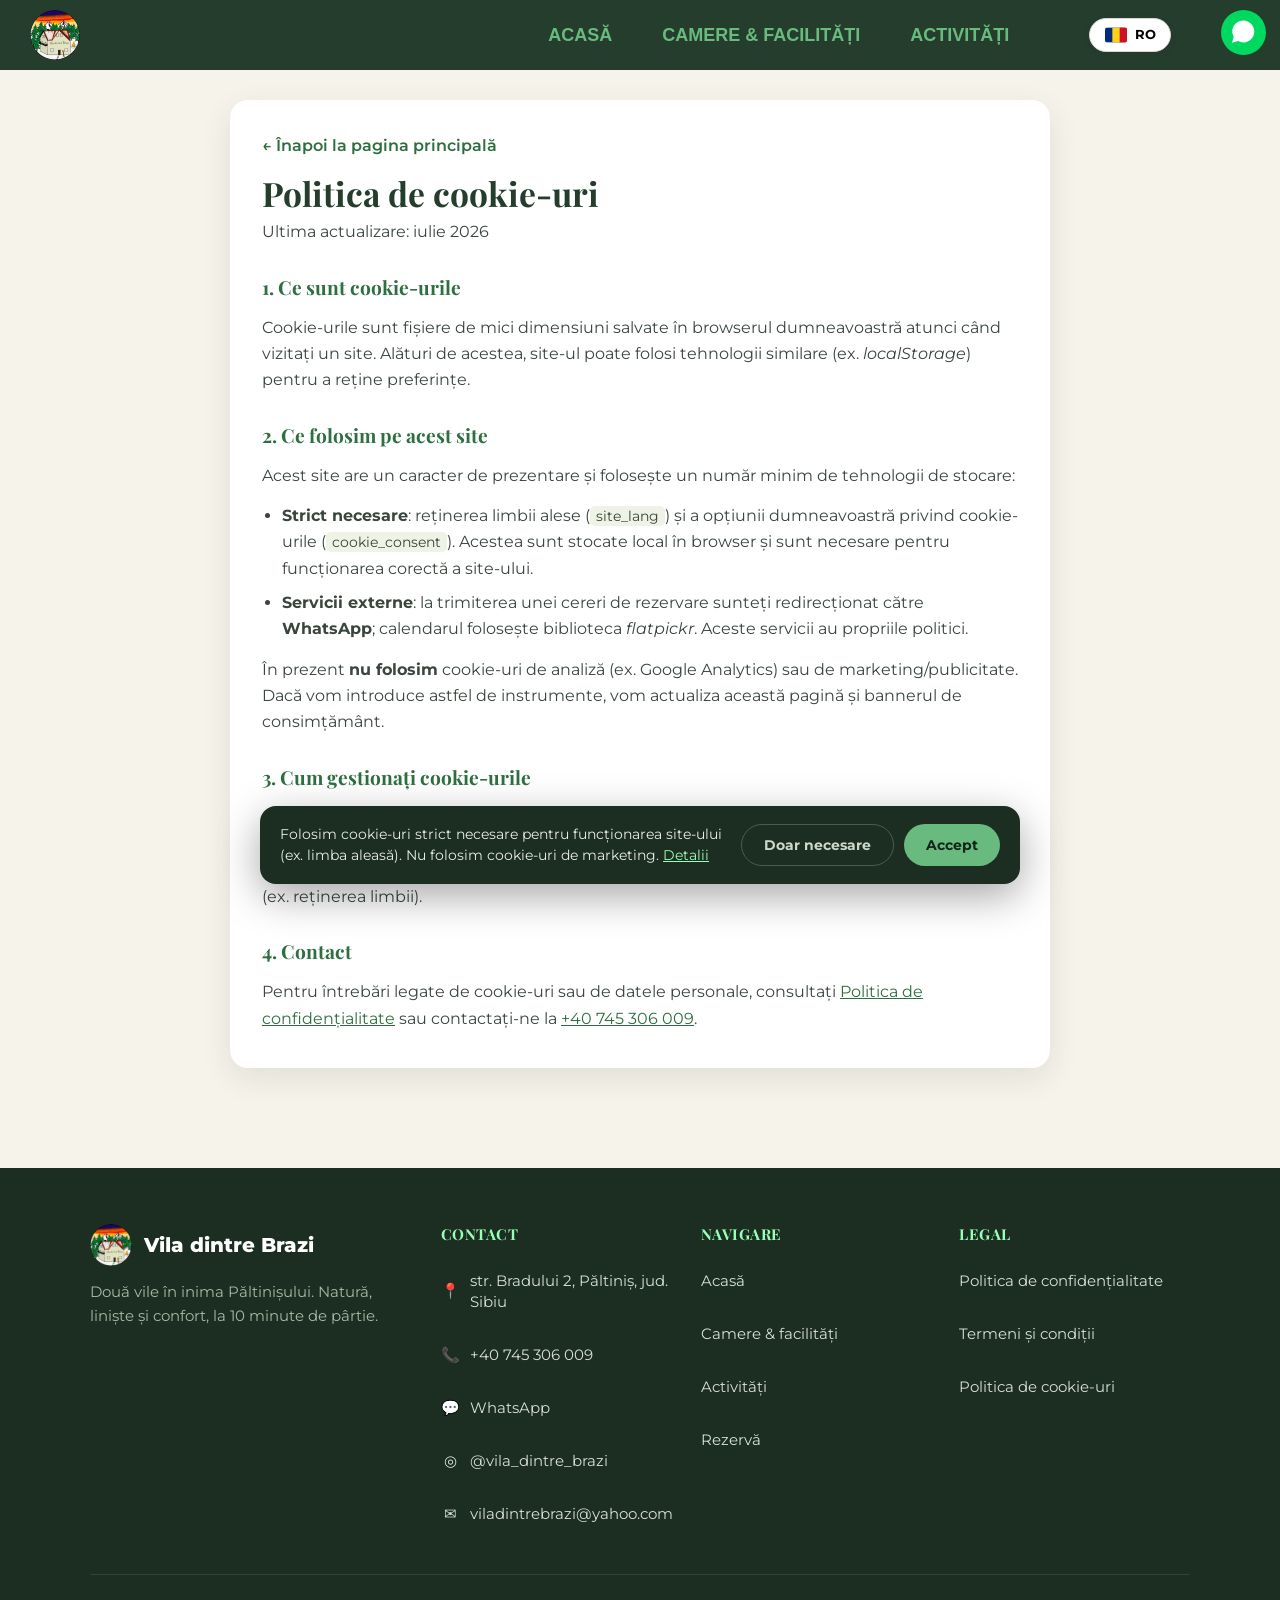
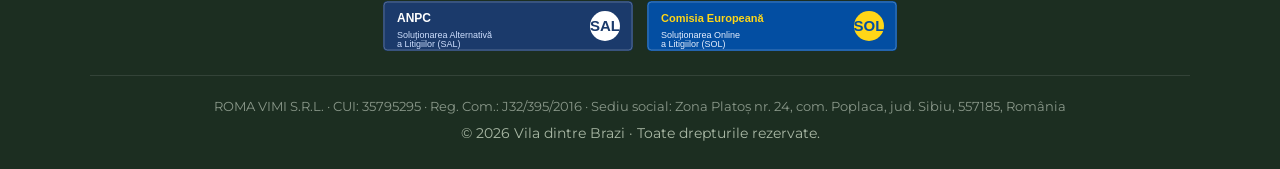
<file: cookies.html>
<!DOCTYPE html>
<html lang="ro">

<head>
  <meta charset="UTF-8">
  <meta name="viewport" content="width=device-width, initial-scale=1.0">
  <title>Politica de cookie-uri · Vila dintre Brazi</title>
  <meta name="description" content="Politica de cookie-uri a site-ului Vila dintre Brazi, Păltiniș.">
  <meta name="robots" content="index, follow">
  <link rel="icon" href="./svg/favicon.svg" type="image/svg+xml">
  <!-- Fonts-->
  <!-- Google Fonts loaded with explicit Latin-Extended support -->
<link rel="preconnect" href="https://fonts.googleapis.com">
<link rel="preconnect" href="https://fonts.gstatic.com" crossorigin>
<link href="https://fonts.googleapis.com/css2?family=Montserrat:ital,wght@0,300;0,400;0,600;0,700;1,400&family=Playfair+Display:ital,wght@0,400;0,700;1,400&display=swap&subset=latin,latin-ext" rel="stylesheet">
  <link rel="stylesheet" href="./style.css">
</head>

<body>
  <nav>
    <button id="menubtn" aria-label="Menu">
      <div class="bar top"></div>
      <div class="bar mid"></div>
      <div class="bar bot"></div>
    </button>

    <div id="left">
      <a href="./index.html" id="logo"></a>
    </div>

    <div id="right">
      <div class="pages">
        <a href="./index.html" class="t" data-ro="ACASĂ" data-en="HOME">ACASĂ</a>
        <a href="./rooms-facilities.html" class="t" data-ro="CAMERE & FACILITĂȚI" data-en="ROOMS & FACILITIES">CAMERE &
          FACILITĂȚI</a>
        <a href="./activities.html" class="t" data-ro="ACTIVITĂȚI" data-en="ACTIVITIES">ACTIVITĂȚI</a>
      </div>

      <div class="langdrop" id="langdrop">
        <button class="langdrop__btn" id="langBtn">
          <img class="flag" src="./svg/ro.svg" alt="RO flag">
          <span class="code">RO</span>
        </button>
        <ul class="langdrop__menu hidden" id="langMenu">
          <li class="langdrop__item" data-lang="ro"><img class="flag" src="./svg/ro.svg"> <span
              class="label">Română</span> <span class="tick">✓</span></li>
          <li class="langdrop__item" data-lang="en"><img class="flag" src="./svg/en.svg"> <span
              class="label">English</span> <span class="tick"></span></li>
          <li class="langdrop__item" data-lang="de"><img class="flag" src="./svg/de.svg"> <span
              class="label">Deutsch</span> <span class="tick"></span></li>
        </ul>
      </div>

      <div id="contact">
        <a href="https://wa.me/+40745306009" target="_blank" class="nav-wa">
          <svg width="45" height="45" viewBox="0 0 64 64" fill="none">
            <rect width="64" height="64" rx="32" fill="#00D95F" />
            <path
              d="M15.7729 46.5263L18.0362 38.1186C16.2109 34.8433 15.631 31.0214 16.4029 27.3541C17.1748 23.6869 19.2466 20.4202 22.2382 18.1537C25.2298 15.8871 28.9405 14.7726 32.6895 15.0147C36.4384 15.2569 39.974 16.8394 42.6476 19.4719C45.3212 22.1044 46.9533 25.6102 47.2446 29.3462C47.5358 33.0821 46.4666 36.7975 44.2332 39.8106C41.9997 42.8237 38.7518 44.9323 35.0855 45.7496C31.4191 46.5669 27.5803 46.038 24.2734 44.2599L15.7729 46.5263Z"
              fill="white" />
          </svg>
        </a>
      </div>
    </div>

    <div id="menu">
      <a href="./index.html" class="t" data-ro="ACASĂ" data-en="HOME">ACASĂ</a>
      <a href="./rooms-facilities.html" class="t" data-ro="CAMERE & FACILITĂȚI" data-en="ROOMS & FACILITIES">CAMERE &
        FACILITĂȚI</a>
      <a href="./activities.html" class="t" data-ro="ACTIVITĂȚI" data-en="ACTIVITIES">ACTIVITĂȚI</a>
      <hr style="width: 60%; opacity: 0.1; margin: 15px 0;">
      <a href="tel:+40745306009" class="t secondary" data-ro="SUNĂ PROPRIETAR" data-en="CALL OWNER">SUNĂ PROPRIETAR</a>
      <a href="https://instagram.com/vila_dintre_brazi" target="_blank" class="t secondary" data-ro="INSTAGRAM"
        data-en="INSTAGRAM">INSTAGRAM</a>
    </div>
  </nav>

  <main class="legal-page">
    <div class="legal-container">
      <a href="./index.html" class="legal-back">&larr; <span class="t" data-ro="Înapoi la pagina principală" data-en="Back to home" data-de="Zurück zur Startseite">Înapoi la pagina principală</span></a>
      <h1>Politica de cookie-uri</h1>
      <p class="legal-updated">Ultima actualizare: iulie 2026</p>

      <h2>1. Ce sunt cookie-urile</h2>
      <p>Cookie-urile sunt fișiere de mici dimensiuni salvate în browserul dumneavoastră atunci când vizitați un site. Alături de acestea, site-ul poate folosi tehnologii similare (ex. <em>localStorage</em>) pentru a reține preferințe.</p>

      <h2>2. Ce folosim pe acest site</h2>
      <p>Acest site are un caracter de prezentare și folosește un număr minim de tehnologii de stocare:</p>
      <ul>
        <li><strong>Strict necesare</strong>: reținerea limbii alese (<code>site_lang</code>) și a opțiunii dumneavoastră privind cookie-urile (<code>cookie_consent</code>). Acestea sunt stocate local în browser și sunt necesare pentru funcționarea corectă a site-ului.</li>
        <li><strong>Servicii externe</strong>: la trimiterea unei cereri de rezervare sunteți redirecționat către <strong>WhatsApp</strong>; calendarul folosește biblioteca <em>flatpickr</em>. Aceste servicii au propriile politici.</li>
      </ul>
      <p>În prezent <strong>nu folosim</strong> cookie-uri de analiză (ex. Google Analytics) sau de marketing/publicitate. Dacă vom introduce astfel de instrumente, vom actualiza această pagină și bannerul de consimțământ.</p>

      <h2>3. Cum gestionați cookie-urile</h2>
      <p>Puteți accepta sau respinge cookie-urile non-esențiale din bannerul afișat la prima vizită. De asemenea, puteți șterge sau bloca cookie-urile și datele locale din setările browserului dumneavoastră. Dezactivarea elementelor strict necesare poate afecta funcționarea site-ului (ex. reținerea limbii).</p>

      <h2>4. Contact</h2>
      <p>Pentru întrebări legate de cookie-uri sau de datele personale, consultați <a href="./privacy.html">Politica de confidențialitate</a> sau contactați-ne la <a href="tel:+40745306009">+40 745 306 009</a>.</p>

    </div>
  </main>

  <!-- ============ SITE FOOTER (shared across pages) ============ -->
  <footer class="site-footer" id="footer">
    <div class="footer-top">
      <div class="footer-col footer-about">
        <div class="footer-brand">
          <span class="footer-logo" aria-hidden="true"></span>
          <span class="footer-brand-name">Vila dintre Brazi</span>
        </div>
        <p class="footer-tagline t"
          data-ro="Două vile în inima Păltinișului. Natură, liniște și confort, la 10 minute de pârtie."
          data-en="Two villas in the heart of Păltiniș. Nature, peace and comfort, 10 minutes from the slope."
          data-de="Zwei Villen im Herzen von Păltiniș. Natur, Ruhe und Komfort, 10 Minuten von der Piste.">
          Două vile în inima Păltinișului. Natură, liniște și confort, la 10 minute de pârtie.
        </p>
      </div>

      <div class="footer-col">
        <h3 class="t" data-ro="Contact" data-en="Contact" data-de="Kontakt">Contact</h3>
        <ul class="footer-list">
          <li>
            <a href="https://www.google.com/maps/search/?api=1&query=Vila%20dintre%20Brazi%20Strada%20Bradului%202%20P%C4%83ltini%C8%99%20550001"
              target="_blank" rel="noopener">
              <span class="footer-ico">📍</span>
              <span class="t" data-ro="str. Bradului 2, Păltiniș, jud. Sibiu"
                data-en="str. Bradului 2, Păltiniș, Sibiu county"
                data-de="str. Bradului 2, Păltiniș, Kreis Sibiu">str. Bradului 2, Păltiniș, jud. Sibiu</span>
            </a>
          </li>
          <li><a href="tel:+40745306009"><span class="footer-ico">📞</span>+40 745 306 009</a></li>
          <li><a href="https://wa.me/40745306009" target="_blank" rel="noopener"><span class="footer-ico">💬</span>WhatsApp</a></li>
          <li><a href="https://instagram.com/vila_dintre_brazi" target="_blank" rel="noopener"><span class="footer-ico">◎</span>@vila_dintre_brazi</a></li>
          <li><a href="mailto:viladintrebrazi@yahoo.com"><span class="footer-ico">✉</span>viladintrebrazi@yahoo.com</a></li>
        </ul>
      </div>

      <div class="footer-col">
        <h3 class="t" data-ro="Navigare" data-en="Explore" data-de="Navigation">Navigare</h3>
        <ul class="footer-list">
          <li><a href="./index.html" class="t" data-ro="Acasă" data-en="Home" data-de="Startseite">Acasă</a></li>
          <li><a href="./rooms-facilities.html" class="t" data-ro="Camere & facilități" data-en="Rooms & facilities"
              data-de="Zimmer & Ausstattung">Camere & facilități</a></li>
          <li><a href="./activities.html" class="t" data-ro="Activități" data-en="Activities"
              data-de="Aktivitäten">Activități</a></li>
          <li><a href="./index.html#reservation" class="t" data-ro="Rezervă" data-en="Book now"
              data-de="Buchen">Rezervă</a></li>
        </ul>
      </div>

      <div class="footer-col">
        <h3 class="t" data-ro="Legal" data-en="Legal" data-de="Rechtliches">Legal</h3>
        <ul class="footer-list">
          <li><a href="./privacy.html" class="t" data-ro="Politica de confidențialitate" data-en="Privacy Policy"
              data-de="Datenschutz">Politica de confidențialitate</a></li>
          <li><a href="./terms.html" class="t" data-ro="Termeni și condiții" data-en="Terms & Conditions"
              data-de="AGB">Termeni și condiții</a></li>
          <li><a href="./cookies.html" class="t" data-ro="Politica de cookie-uri" data-en="Cookie Policy"
              data-de="Cookie-Richtlinie">Politica de cookie-uri</a></li>
        </ul>
      </div>
    </div>

    <!-- ANPC banners (required for RO businesses that contract with consumers) -->
    <div class="footer-anpc">
      <a href="https://anpc.ro/ce-este-sal/" target="_blank" rel="noopener">
        <img src="./svg/anpc-sal.svg" width="250" height="50" alt="ANPC - Soluționarea Alternativă a Litigiilor (SAL)">
      </a>
      <a href="https://ec.europa.eu/consumers/odr" target="_blank" rel="noopener">
        <img src="./svg/anpc-sol.svg" width="250" height="50" alt="Comisia Europeană - Soluționarea Online a Litigiilor (SOL)">
      </a>
    </div>

    <div class="footer-bottom">
      <p class="footer-company">
        ROMA VIMI S.R.L. · CUI: 35795295 · Reg. Com.: J32/395/2016 ·
        Sediu social: Zona Platoș nr. 24, com. Poplaca, jud. Sibiu, 557185, România
      </p>
      <p class="footer-copy">© <span id="footerYear">2026</span> Vila dintre Brazi ·
        <span class="t" data-ro="Toate drepturile rezervate." data-en="All rights reserved."
          data-de="Alle Rechte vorbehalten.">Toate drepturile rezervate.</span>
      </p>
    </div>
  </footer>

  <script src="./nav.js" defer></script>
</body>

</html>
</file>
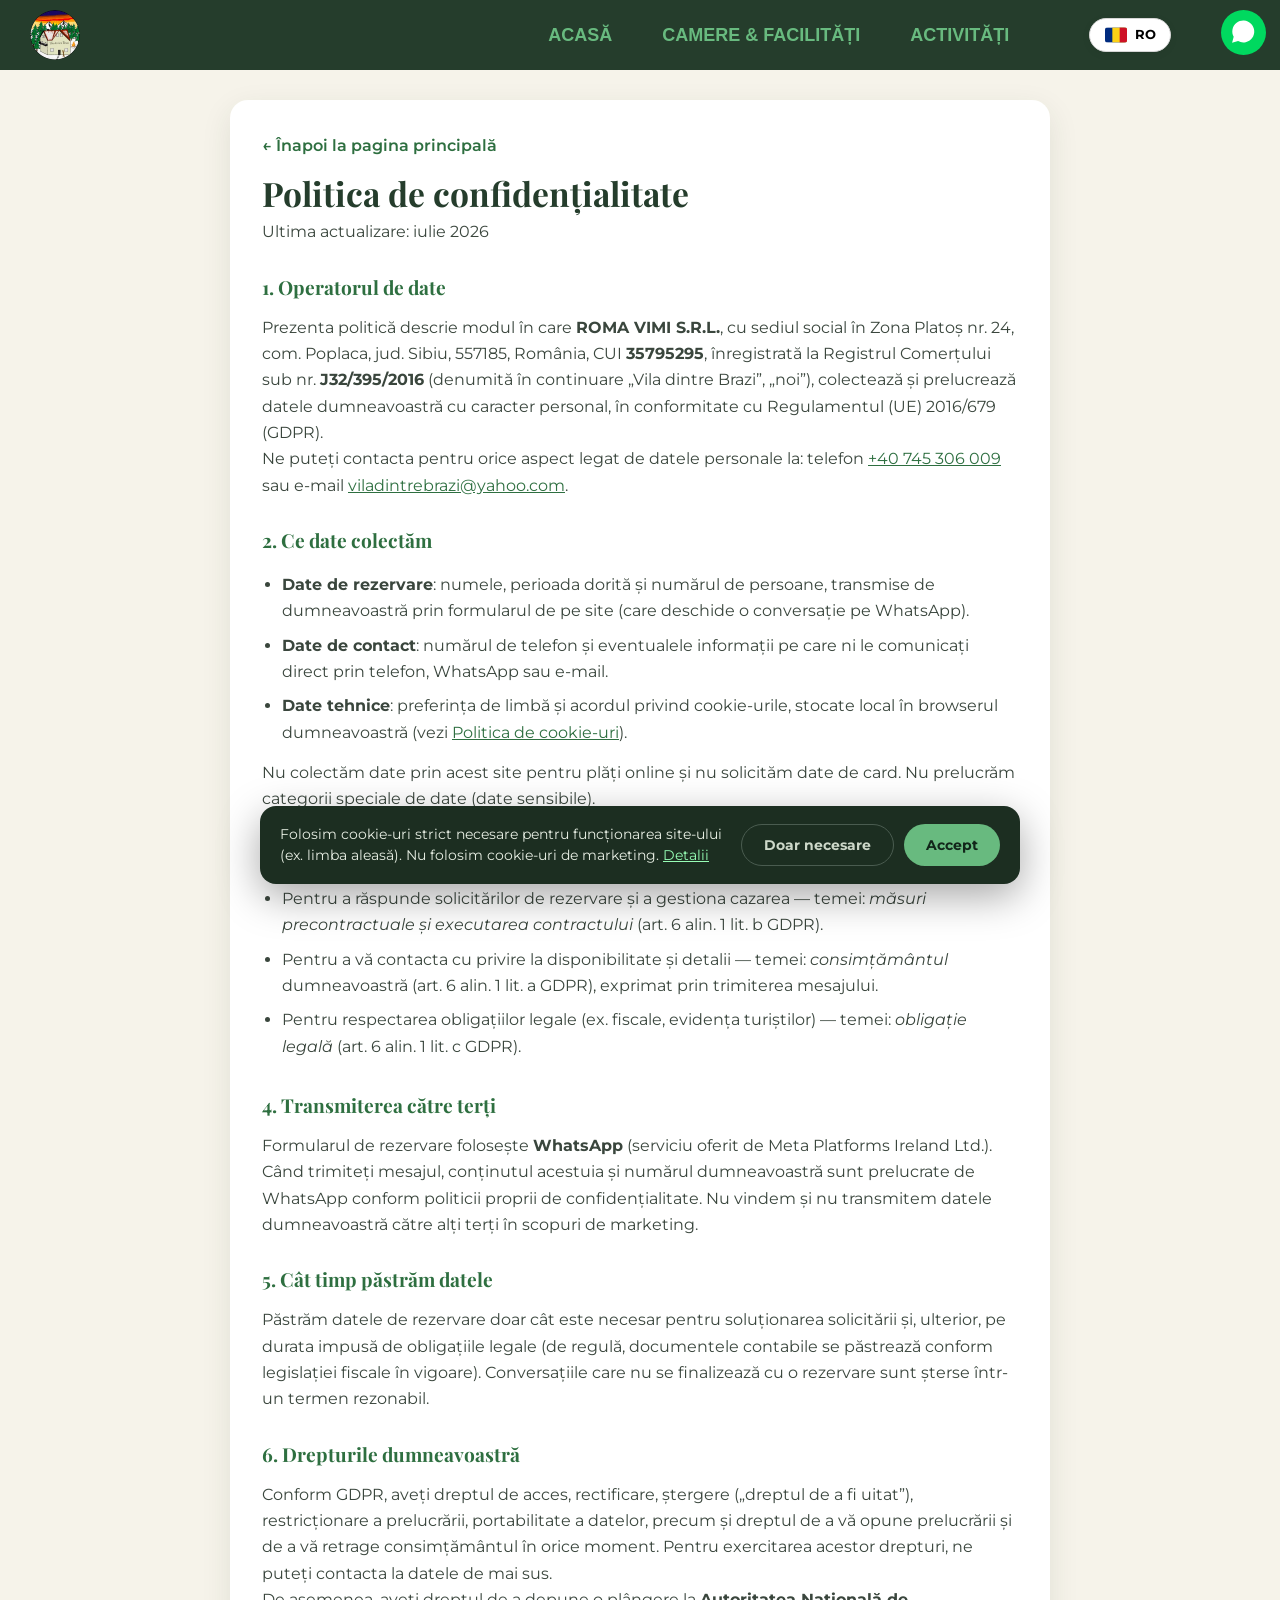
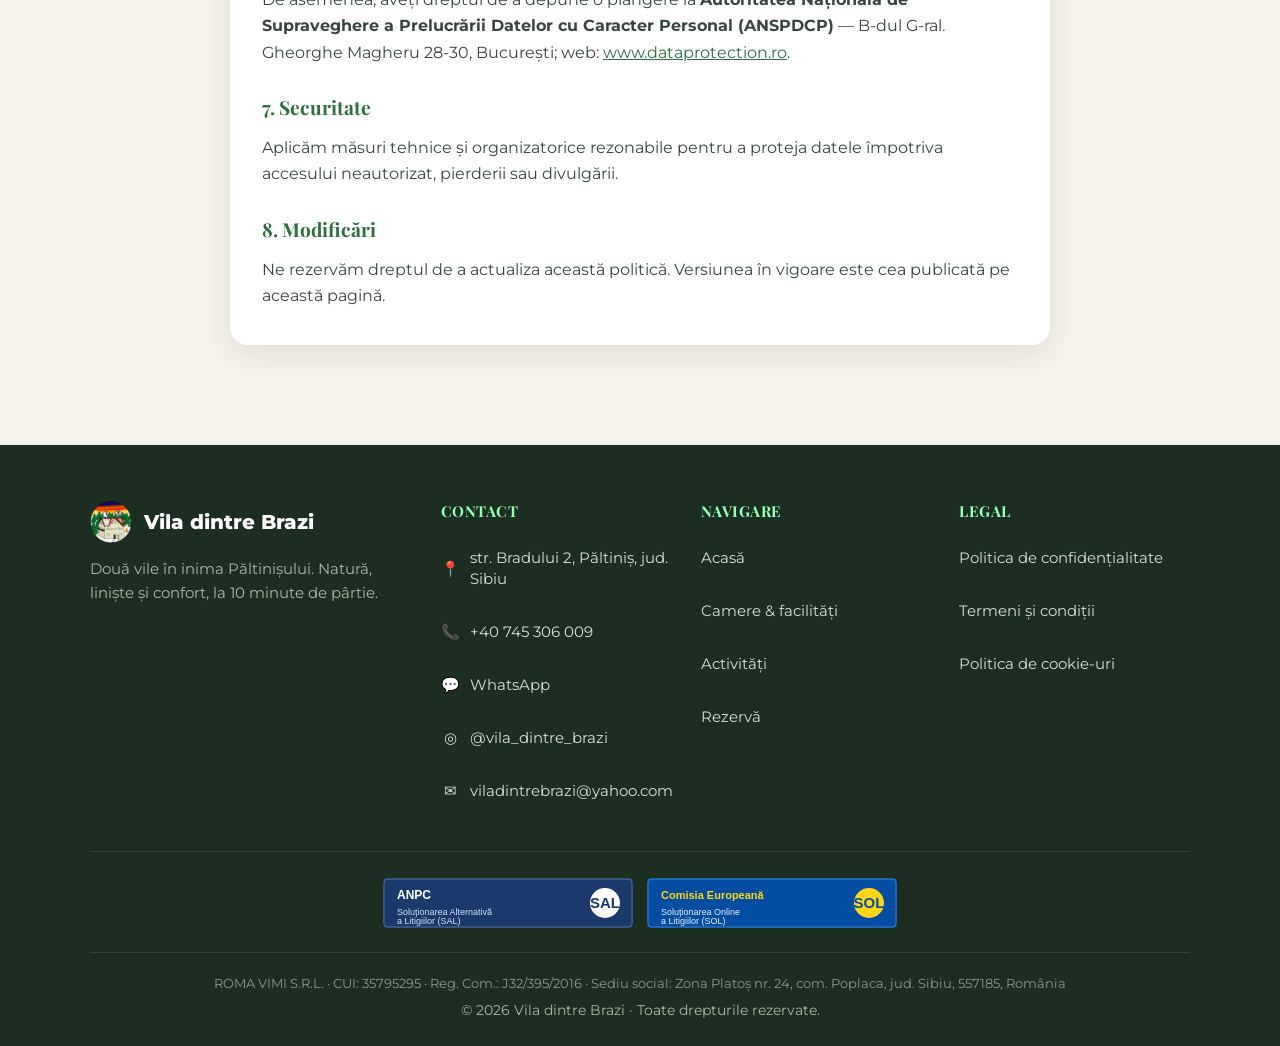
<file: privacy.html>
<!DOCTYPE html>
<html lang="ro">

<head>
  <meta charset="UTF-8">
  <meta name="viewport" content="width=device-width, initial-scale=1.0">
  <title>Politica de confidențialitate · Vila dintre Brazi</title>
  <meta name="description" content="Politica de confidențialitate (GDPR) a Vila dintre Brazi, Păltiniș - ce date colectăm, în ce scop și drepturile dumneavoastră.">
  <meta name="robots" content="index, follow">
  <link rel="icon" href="./svg/favicon.svg" type="image/svg+xml">
  <!-- Fonts-->
  <!-- Google Fonts loaded with explicit Latin-Extended support -->
<link rel="preconnect" href="https://fonts.googleapis.com">
<link rel="preconnect" href="https://fonts.gstatic.com" crossorigin>
<link href="https://fonts.googleapis.com/css2?family=Montserrat:ital,wght@0,300;0,400;0,600;0,700;1,400&family=Playfair+Display:ital,wght@0,400;0,700;1,400&display=swap&subset=latin,latin-ext" rel="stylesheet">
  <link rel="stylesheet" href="./style.css">
</head>

<body>
  <nav>
    <button id="menubtn" aria-label="Menu">
      <div class="bar top"></div>
      <div class="bar mid"></div>
      <div class="bar bot"></div>
    </button>

    <div id="left">
      <a href="./index.html" id="logo"></a>
    </div>

    <div id="right">
      <div class="pages">
        <a href="./index.html" class="t" data-ro="ACASĂ" data-en="HOME">ACASĂ</a>
        <a href="./rooms-facilities.html" class="t" data-ro="CAMERE & FACILITĂȚI" data-en="ROOMS & FACILITIES">CAMERE &
          FACILITĂȚI</a>
        <a href="./activities.html" class="t" data-ro="ACTIVITĂȚI" data-en="ACTIVITIES">ACTIVITĂȚI</a>
      </div>

      <div class="langdrop" id="langdrop">
        <button class="langdrop__btn" id="langBtn">
          <img class="flag" src="./svg/ro.svg" alt="RO flag">
          <span class="code">RO</span>
        </button>
        <ul class="langdrop__menu hidden" id="langMenu">
          <li class="langdrop__item" data-lang="ro"><img class="flag" src="./svg/ro.svg"> <span
              class="label">Română</span> <span class="tick">✓</span></li>
          <li class="langdrop__item" data-lang="en"><img class="flag" src="./svg/en.svg"> <span
              class="label">English</span> <span class="tick"></span></li>
          <li class="langdrop__item" data-lang="de"><img class="flag" src="./svg/de.svg"> <span
              class="label">Deutsch</span> <span class="tick"></span></li>
        </ul>
      </div>

      <div id="contact">
        <a href="https://wa.me/+40745306009" target="_blank" class="nav-wa">
          <svg width="45" height="45" viewBox="0 0 64 64" fill="none">
            <rect width="64" height="64" rx="32" fill="#00D95F" />
            <path
              d="M15.7729 46.5263L18.0362 38.1186C16.2109 34.8433 15.631 31.0214 16.4029 27.3541C17.1748 23.6869 19.2466 20.4202 22.2382 18.1537C25.2298 15.8871 28.9405 14.7726 32.6895 15.0147C36.4384 15.2569 39.974 16.8394 42.6476 19.4719C45.3212 22.1044 46.9533 25.6102 47.2446 29.3462C47.5358 33.0821 46.4666 36.7975 44.2332 39.8106C41.9997 42.8237 38.7518 44.9323 35.0855 45.7496C31.4191 46.5669 27.5803 46.038 24.2734 44.2599L15.7729 46.5263Z"
              fill="white" />
          </svg>
        </a>
      </div>
    </div>

    <div id="menu">
      <a href="./index.html" class="t" data-ro="ACASĂ" data-en="HOME">ACASĂ</a>
      <a href="./rooms-facilities.html" class="t" data-ro="CAMERE & FACILITĂȚI" data-en="ROOMS & FACILITIES">CAMERE &
        FACILITĂȚI</a>
      <a href="./activities.html" class="t" data-ro="ACTIVITĂȚI" data-en="ACTIVITIES">ACTIVITĂȚI</a>
      <hr style="width: 60%; opacity: 0.1; margin: 15px 0;">
      <a href="tel:+40745306009" class="t secondary" data-ro="SUNĂ PROPRIETAR" data-en="CALL OWNER">SUNĂ PROPRIETAR</a>
      <a href="https://instagram.com/vila_dintre_brazi" target="_blank" class="t secondary" data-ro="INSTAGRAM"
        data-en="INSTAGRAM">INSTAGRAM</a>
    </div>
  </nav>

  <main class="legal-page">
    <div class="legal-container">
      <a href="./index.html" class="legal-back">&larr; <span class="t" data-ro="Înapoi la pagina principală" data-en="Back to home" data-de="Zurück zur Startseite">Înapoi la pagina principală</span></a>
      <h1>Politica de confidențialitate</h1>
      <p class="legal-updated">Ultima actualizare: iulie 2026</p>

      <h2>1. Operatorul de date</h2>
      <p>Prezenta politică descrie modul în care <strong>ROMA VIMI S.R.L.</strong>, cu sediul social în Zona Platoș nr. 24, com. Poplaca, jud. Sibiu, 557185, România, CUI <strong>35795295</strong>, înregistrată la Registrul Comerțului sub nr. <strong>J32/395/2016</strong> (denumită în continuare „Vila dintre Brazi”, „noi”), colectează și prelucrează datele dumneavoastră cu caracter personal, în conformitate cu Regulamentul (UE) 2016/679 (GDPR).</p>
      <p>Ne puteți contacta pentru orice aspect legat de datele personale la: telefon <a href="tel:+40745306009">+40 745 306 009</a> sau e-mail <a href="mailto:viladintrebrazi@yahoo.com">viladintrebrazi@yahoo.com</a>.</p>

      <h2>2. Ce date colectăm</h2>
      <ul>
        <li><strong>Date de rezervare</strong>: numele, perioada dorită și numărul de persoane, transmise de dumneavoastră prin formularul de pe site (care deschide o conversație pe WhatsApp).</li>
        <li><strong>Date de contact</strong>: numărul de telefon și eventualele informații pe care ni le comunicați direct prin telefon, WhatsApp sau e-mail.</li>
        <li><strong>Date tehnice</strong>: preferința de limbă și acordul privind cookie-urile, stocate local în browserul dumneavoastră (vezi <a href="./cookies.html">Politica de cookie-uri</a>).</li>
      </ul>
      <p>Nu colectăm date prin acest site pentru plăți online și nu solicităm date de card. Nu prelucrăm categorii speciale de date (date sensibile).</p>

      <h2>3. Scopul și temeiul prelucrării</h2>
      <ul>
        <li>Pentru a răspunde solicitărilor de rezervare și a gestiona cazarea — temei: <em>măsuri precontractuale și executarea contractului</em> (art. 6 alin. 1 lit. b GDPR).</li>
        <li>Pentru a vă contacta cu privire la disponibilitate și detalii — temei: <em>consimțământul</em> dumneavoastră (art. 6 alin. 1 lit. a GDPR), exprimat prin trimiterea mesajului.</li>
        <li>Pentru respectarea obligațiilor legale (ex. fiscale, evidența turiștilor) — temei: <em>obligație legală</em> (art. 6 alin. 1 lit. c GDPR).</li>
      </ul>

      <h2>4. Transmiterea către terți</h2>
      <p>Formularul de rezervare folosește <strong>WhatsApp</strong> (serviciu oferit de Meta Platforms Ireland Ltd.). Când trimiteți mesajul, conținutul acestuia și numărul dumneavoastră sunt prelucrate de WhatsApp conform politicii proprii de confidențialitate. Nu vindem și nu transmitem datele dumneavoastră către alți terți în scopuri de marketing.</p>

      <h2>5. Cât timp păstrăm datele</h2>
      <p>Păstrăm datele de rezervare doar cât este necesar pentru soluționarea solicitării și, ulterior, pe durata impusă de obligațiile legale (de regulă, documentele contabile se păstrează conform legislației fiscale în vigoare). Conversațiile care nu se finalizează cu o rezervare sunt șterse într-un termen rezonabil.</p>

      <h2>6. Drepturile dumneavoastră</h2>
      <p>Conform GDPR, aveți dreptul de acces, rectificare, ștergere („dreptul de a fi uitat”), restricționare a prelucrării, portabilitate a datelor, precum și dreptul de a vă opune prelucrării și de a vă retrage consimțământul în orice moment. Pentru exercitarea acestor drepturi, ne puteți contacta la datele de mai sus.</p>
      <p>De asemenea, aveți dreptul de a depune o plângere la <strong>Autoritatea Națională de Supraveghere a Prelucrării Datelor cu Caracter Personal (ANSPDCP)</strong> — B-dul G-ral. Gheorghe Magheru 28-30, București; web: <a href="https://www.dataprotection.ro" target="_blank" rel="noopener">www.dataprotection.ro</a>.</p>

      <h2>7. Securitate</h2>
      <p>Aplicăm măsuri tehnice și organizatorice rezonabile pentru a proteja datele împotriva accesului neautorizat, pierderii sau divulgării.</p>

      <h2>8. Modificări</h2>
      <p>Ne rezervăm dreptul de a actualiza această politică. Versiunea în vigoare este cea publicată pe această pagină.</p>

    </div>
  </main>

  <!-- ============ SITE FOOTER (shared across pages) ============ -->
  <footer class="site-footer" id="footer">
    <div class="footer-top">
      <div class="footer-col footer-about">
        <div class="footer-brand">
          <span class="footer-logo" aria-hidden="true"></span>
          <span class="footer-brand-name">Vila dintre Brazi</span>
        </div>
        <p class="footer-tagline t"
          data-ro="Două vile în inima Păltinișului. Natură, liniște și confort, la 10 minute de pârtie."
          data-en="Two villas in the heart of Păltiniș. Nature, peace and comfort, 10 minutes from the slope."
          data-de="Zwei Villen im Herzen von Păltiniș. Natur, Ruhe und Komfort, 10 Minuten von der Piste.">
          Două vile în inima Păltinișului. Natură, liniște și confort, la 10 minute de pârtie.
        </p>
      </div>

      <div class="footer-col">
        <h3 class="t" data-ro="Contact" data-en="Contact" data-de="Kontakt">Contact</h3>
        <ul class="footer-list">
          <li>
            <a href="https://www.google.com/maps/search/?api=1&query=Vila%20dintre%20Brazi%20Strada%20Bradului%202%20P%C4%83ltini%C8%99%20550001"
              target="_blank" rel="noopener">
              <span class="footer-ico">📍</span>
              <span class="t" data-ro="str. Bradului 2, Păltiniș, jud. Sibiu"
                data-en="str. Bradului 2, Păltiniș, Sibiu county"
                data-de="str. Bradului 2, Păltiniș, Kreis Sibiu">str. Bradului 2, Păltiniș, jud. Sibiu</span>
            </a>
          </li>
          <li><a href="tel:+40745306009"><span class="footer-ico">📞</span>+40 745 306 009</a></li>
          <li><a href="https://wa.me/40745306009" target="_blank" rel="noopener"><span class="footer-ico">💬</span>WhatsApp</a></li>
          <li><a href="https://instagram.com/vila_dintre_brazi" target="_blank" rel="noopener"><span class="footer-ico">◎</span>@vila_dintre_brazi</a></li>
          <li><a href="mailto:viladintrebrazi@yahoo.com"><span class="footer-ico">✉</span>viladintrebrazi@yahoo.com</a></li>
        </ul>
      </div>

      <div class="footer-col">
        <h3 class="t" data-ro="Navigare" data-en="Explore" data-de="Navigation">Navigare</h3>
        <ul class="footer-list">
          <li><a href="./index.html" class="t" data-ro="Acasă" data-en="Home" data-de="Startseite">Acasă</a></li>
          <li><a href="./rooms-facilities.html" class="t" data-ro="Camere & facilități" data-en="Rooms & facilities"
              data-de="Zimmer & Ausstattung">Camere & facilități</a></li>
          <li><a href="./activities.html" class="t" data-ro="Activități" data-en="Activities"
              data-de="Aktivitäten">Activități</a></li>
          <li><a href="./index.html#reservation" class="t" data-ro="Rezervă" data-en="Book now"
              data-de="Buchen">Rezervă</a></li>
        </ul>
      </div>

      <div class="footer-col">
        <h3 class="t" data-ro="Legal" data-en="Legal" data-de="Rechtliches">Legal</h3>
        <ul class="footer-list">
          <li><a href="./privacy.html" class="t" data-ro="Politica de confidențialitate" data-en="Privacy Policy"
              data-de="Datenschutz">Politica de confidențialitate</a></li>
          <li><a href="./terms.html" class="t" data-ro="Termeni și condiții" data-en="Terms & Conditions"
              data-de="AGB">Termeni și condiții</a></li>
          <li><a href="./cookies.html" class="t" data-ro="Politica de cookie-uri" data-en="Cookie Policy"
              data-de="Cookie-Richtlinie">Politica de cookie-uri</a></li>
        </ul>
      </div>
    </div>

    <!-- ANPC banners (required for RO businesses that contract with consumers) -->
    <div class="footer-anpc">
      <a href="https://anpc.ro/ce-este-sal/" target="_blank" rel="noopener">
        <img src="./svg/anpc-sal.svg" width="250" height="50" alt="ANPC - Soluționarea Alternativă a Litigiilor (SAL)">
      </a>
      <a href="https://ec.europa.eu/consumers/odr" target="_blank" rel="noopener">
        <img src="./svg/anpc-sol.svg" width="250" height="50" alt="Comisia Europeană - Soluționarea Online a Litigiilor (SOL)">
      </a>
    </div>

    <div class="footer-bottom">
      <p class="footer-company">
        ROMA VIMI S.R.L. · CUI: 35795295 · Reg. Com.: J32/395/2016 ·
        Sediu social: Zona Platoș nr. 24, com. Poplaca, jud. Sibiu, 557185, România
      </p>
      <p class="footer-copy">© <span id="footerYear">2026</span> Vila dintre Brazi ·
        <span class="t" data-ro="Toate drepturile rezervate." data-en="All rights reserved."
          data-de="Alle Rechte vorbehalten.">Toate drepturile rezervate.</span>
      </p>
    </div>
  </footer>

  <script src="./nav.js" defer></script>
</body>

</html>
</file>
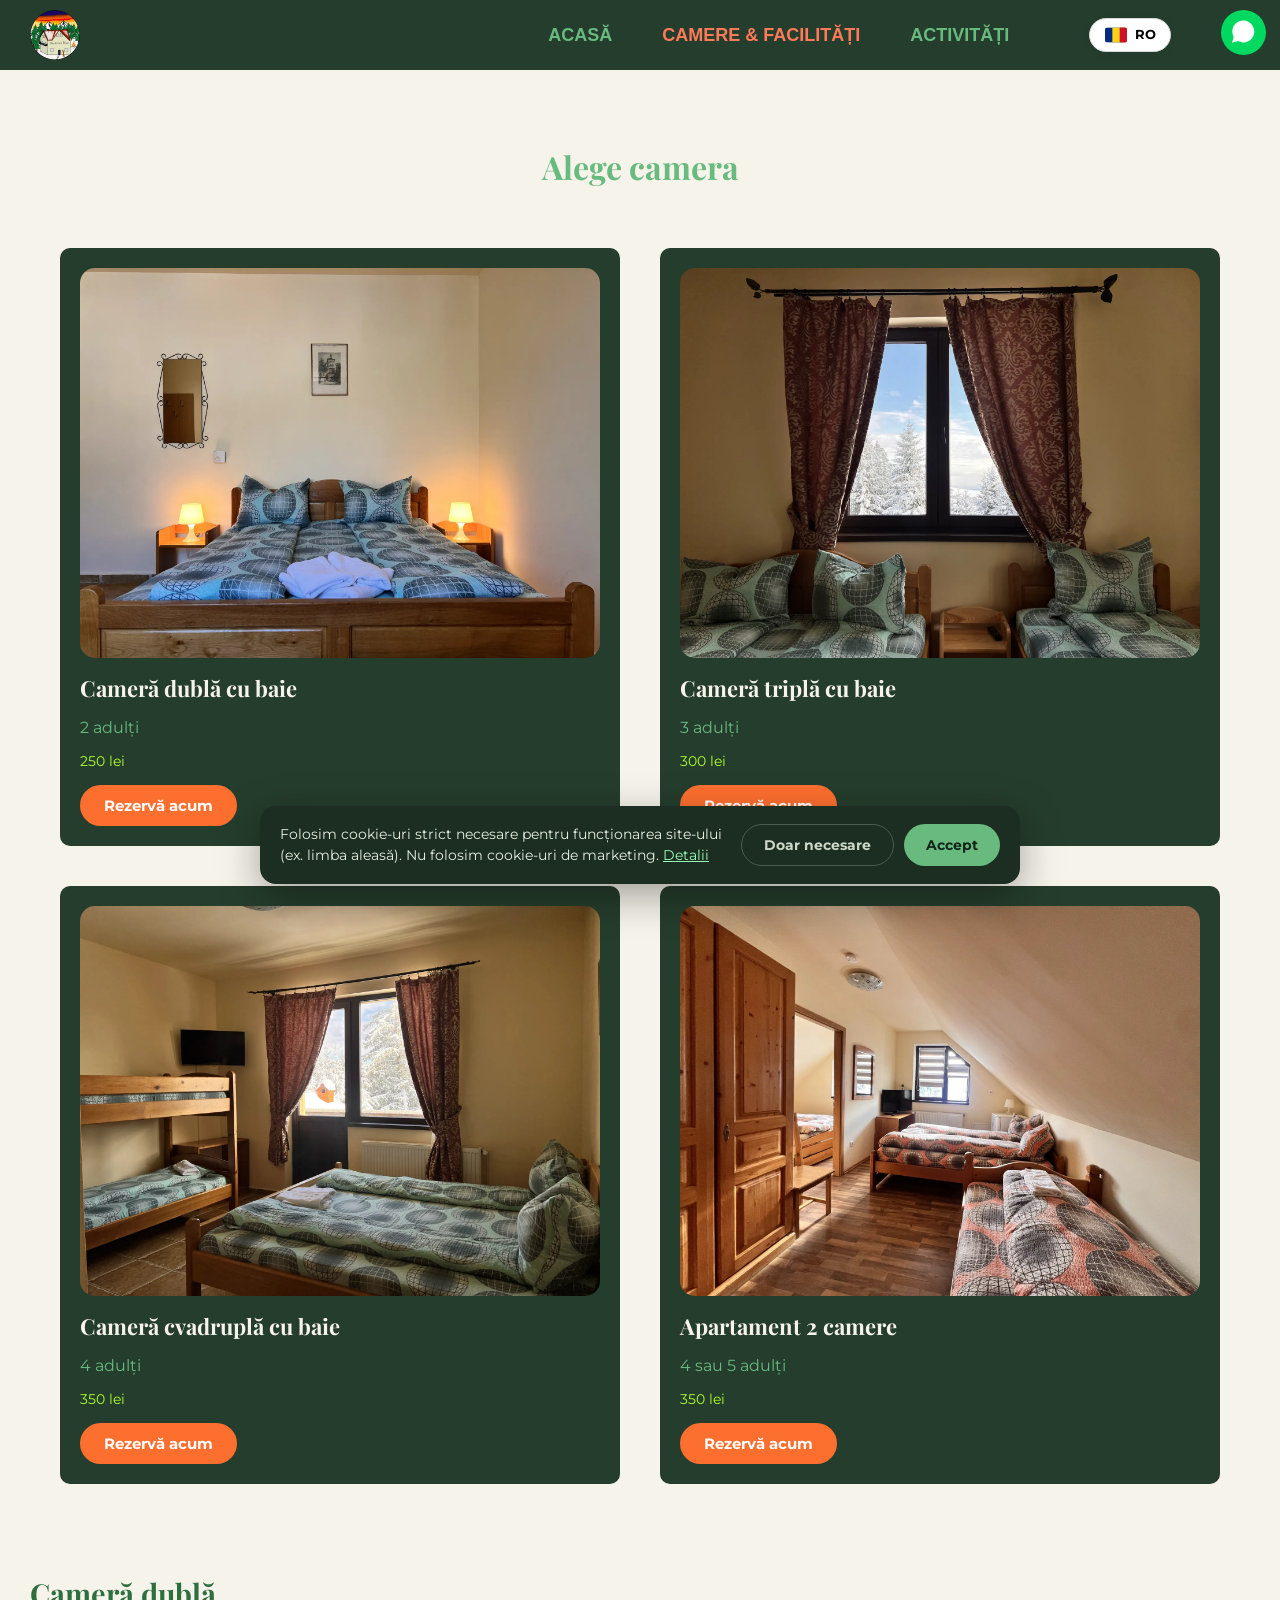
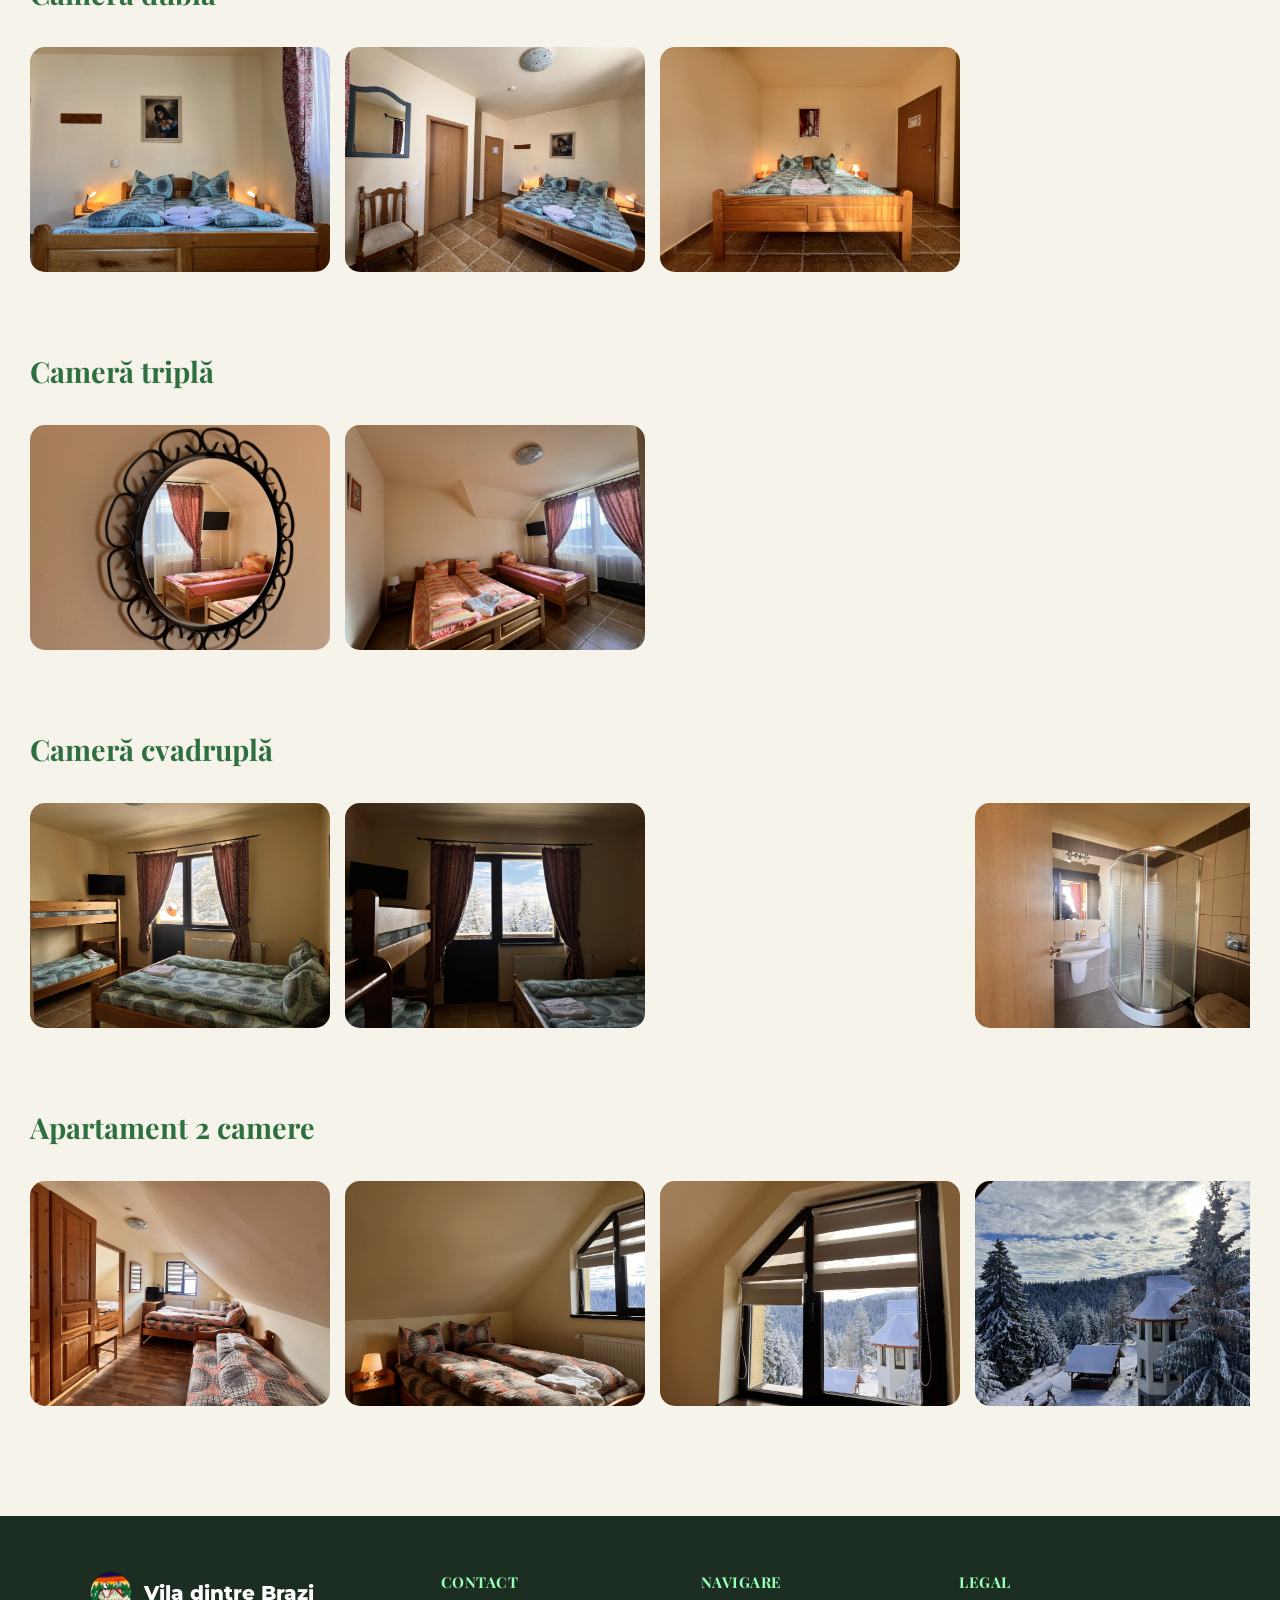
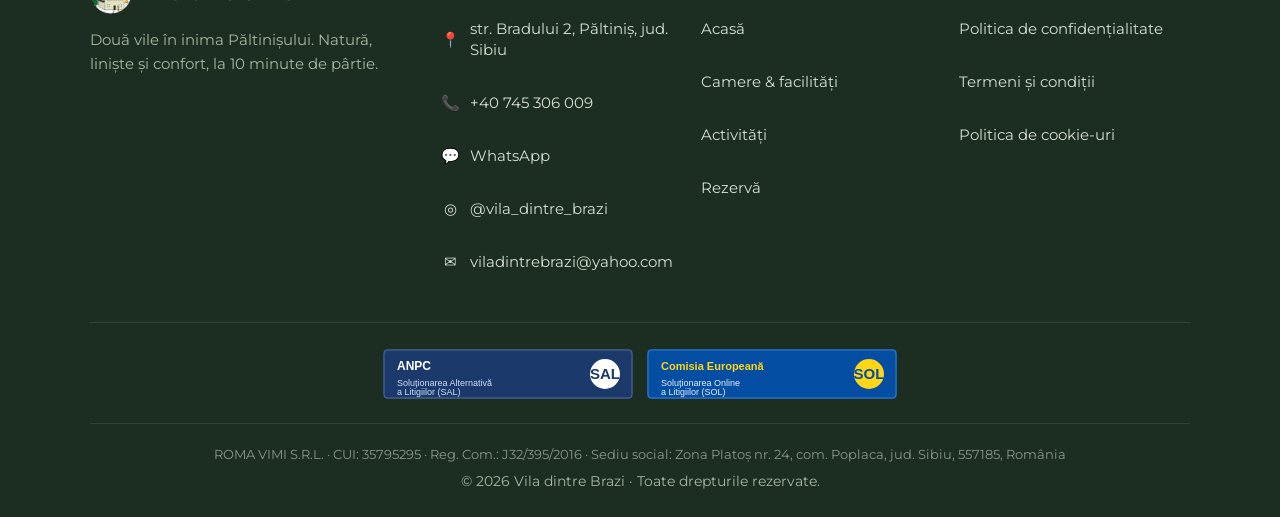
<file: rooms-facilities.html>
<!DOCTYPE html>
<html lang="ro">

<head>
  <meta charset="UTF-8">
  <meta name="viewport" content="width=device-width, initial-scale=1.0">
  <title>Camere & facilități – Vila dintre Brazi, Păltiniș</title>
  <meta name="description"
    content="Camere duble, triple, cvadruple și apartamente la Vila dintre Brazi, Păltiniș. Bucătărie complet utilată, foișor cu grătar și priveliște panoramică. Vezi camerele și prețurile.">
  <meta name="robots" content="index, follow">
  <link rel="canonical" href="https://viladintrebrazi.com/rooms-facilities.html">
  <meta name="theme-color" content="#253D2C">
  <link rel="icon" href="./svg/favicon.svg" type="image/svg+xml">
  <meta property="og:type" content="website">
  <meta property="og:title" content="Camere & facilități – Vila dintre Brazi">
  <meta property="og:description" content="Camere și apartamente în Păltiniș, bucătărie utilată, foișor cu grătar și priveliște panoramică.">
  <meta property="og:image" content="https://viladintrebrazi.com/images/heropic.webp">
  <meta property="og:locale" content="ro_RO">
  <!-- Google Fonts loaded with explicit Latin-Extended support -->
<link rel="preconnect" href="https://fonts.googleapis.com">
<link rel="preconnect" href="https://fonts.gstatic.com" crossorigin>
<link href="https://fonts.googleapis.com/css2?family=Montserrat:ital,wght@0,300;0,400;0,600;0,700;1,400&family=Playfair+Display:ital,wght@0,400;0,700;1,400&display=swap&subset=latin,latin-ext" rel="stylesheet">
<link rel="stylesheet" href="./style.css">
</head>

<body>
  <nav>
    <button id="menubtn" aria-label="Menu">
      <div class="bar top"></div>
      <div class="bar mid"></div>
      <div class="bar bot"></div>
    </button>
  
    <div id="left">
      <a href="./index.html" id="logo"></a>
    </div>
  
    <div id="right">
      <div class="pages">
        <a href="./index.html" class="t" data-ro="ACASĂ" data-en="HOME">ACASĂ</a>
        <a href="./rooms-facilities.html" class="t linkActive" data-ro="CAMERE & FACILITĂȚI" data-en="ROOMS & FACILITIES">CAMERE & FACILITĂȚI</a>
        <a href="./activities.html" class="t" data-ro="ACTIVITĂȚI" data-en="ACTIVITIES">ACTIVITĂȚI</a>
      </div>
  
      <div class="langdrop" id="langdrop">
        <button class="langdrop__btn" id="langBtn">
          <img loading="lazy" decoding="async" class="flag" src="./svg/ro.svg" alt="RO flag">
          <span class="code">RO</span>
        </button>
        <ul class="langdrop__menu hidden" id="langMenu">
           <li class="langdrop__item" data-lang="ro"><img loading="lazy" decoding="async" class="flag" src="./svg/ro.svg"> <span class="label">Română</span> <span class="tick">✓</span></li>
           <li class="langdrop__item" data-lang="en"><img loading="lazy" decoding="async" class="flag" src="./svg/en.svg"> <span class="label">English</span> <span class="tick"></span></li>
           <li class="langdrop__item" data-lang="de"><img loading="lazy" decoding="async" class="flag" src="./svg/de.svg"> <span class="label">Deutsch</span> <span class="tick"></span></li>
        </ul>
      </div>
  
      <div id="contact">
        <a href="https://wa.me/+40745306009" target="_blank" class="nav-wa">
          <svg width="45" height="45" viewBox="0 0 64 64" fill="none">
            <rect width="64" height="64" rx="32" fill="#00D95F" />
            <path d="M15.7729 46.5263L18.0362 38.1186C16.2109 34.8433 15.631 31.0214 16.4029 27.3541C17.1748 23.6869 19.2466 20.4202 22.2382 18.1537C25.2298 15.8871 28.9405 14.7726 32.6895 15.0147C36.4384 15.2569 39.974 16.8394 42.6476 19.4719C45.3212 22.1044 46.9533 25.6102 47.2446 29.3462C47.5358 33.0821 46.4666 36.7975 44.2332 39.8106C41.9997 42.8237 38.7518 44.9323 35.0855 45.7496C31.4191 46.5669 27.5803 46.038 24.2734 44.2599L15.7729 46.5263Z" fill="white" />
          </svg>
        </a>
      </div>
    </div>
  
    <div id="menu">
      <a href="./index.html" class="t" data-ro="ACASĂ" data-en="HOME">ACASĂ</a> 
      <a href="./rooms-facilities.html" class="t linkActive" data-ro="CAMERE & FACILITĂȚI" data-en="ROOMS & FACILITIES">CAMERE & FACILITĂȚI</a>
      <a href="./activities.html" class="t" data-ro="ACTIVITĂȚI" data-en="ACTIVITIES">ACTIVITĂȚI</a>
      <hr style="width: 60%; opacity: 0.1; margin: 15px 0;">
      <a href="tel:+40745306009" class="t secondary" data-ro="SUNĂ PROPRIETAR" data-en="CALL OWNER">SUNĂ PROPRIETAR</a>
      <a href="https://instagram.com/vila_dintre_brazi" target="_blank" class="t secondary" data-ro="INSTAGRAM" data-en="INSTAGRAM">INSTAGRAM</a>
    </div>
  </nav>

  <section id="rooms-gallery">
    <h1 class="t"
        data-ro="Alege camera"
        data-en="Choose a room"
        data-de="Wähle ein Zimmer">Alege camera</h1>
  
    <div id="rooms_grid">
      <div class="room_wrapper">
        <img loading="lazy" decoding="async" src="./images/cabmare2locuri.webp" alt="">
        <h3 class="t"
            data-ro="Cameră dublă cu baie"
            data-en="Double room with bathroom"
            data-de="Doppelzimmer mit Bad">Cameră dublă cu baie</h3>
        <p class="t"
           data-ro="2 adulți"
           data-en="2 adults"
           data-de="2 Erwachsene">2 adulți</p>
        <span class="t"
              data-ro="250 lei"
              data-en="250 lei"
              data-de="250 Lei">250 lei</span>
        <a href="./index.html#reservation"
           class="btn btn--primary btn--sm t"
           data-ro="Rezervă acum"
           data-en="Book now"
           data-de="Jetzt buchen">Rezervă acum</a>
      </div>
  
      <div class="room_wrapper">
        <img loading="lazy" decoding="async" src="./images/cam3locuri.webp" alt="">
        <h3 class="t"
            data-ro="Cameră triplă cu baie"
            data-en="Triple room with bathroom"
            data-de="Dreibettzimmer mit Bad">Cameră triplă cu baie</h3>
        <p class="t"
           data-ro="3 adulți"
           data-en="3 adults"
           data-de="3 Erwachsene">3 adulți</p>
        <span class="t"
              data-ro="300 lei"
              data-en="300 lei"
              data-de="300 Lei">300 lei</span>
        <a href="./index.html#reservation"
           class="btn btn--primary btn--sm t"
           data-ro="Rezervă acum"
           data-en="Book now"
           data-de="Jetzt buchen">Rezervă acum</a>
      </div>
  
      <div class="room_wrapper">
        <img loading="lazy" decoding="async" src="./images/cam4locuri.webp" alt="">
        <h3 class="t"
            data-ro="Cameră cvadruplă cu baie"
            data-en="Quadruple room with bathroom"
            data-de="Vierbettzimmer mit Bad">Cameră cvadruplă cu baie</h3>
        <p class="t"
           data-ro="4 adulți"
           data-en="4 adults"
           data-de="4 Erwachsene">4 adulți</p>
        <span class="t"
              data-ro="350 lei"
              data-en="350 lei"
              data-de="350 Lei">350 lei</span>
        <a href="./index.html#reservation"
           class="btn btn--primary btn--sm t"
           data-ro="Rezervă acum"
           data-en="Book now"
           data-de="Jetzt buchen">Rezervă acum</a>
      </div>
  
      <div class="room_wrapper">
        <img loading="lazy" decoding="async" src="./images/apartament5locuri.webp" alt="">
        <h3 class="t"
            data-ro="Apartament 2 camere"
            data-en="Two-room apartment"
            data-de="Apartment mit 2 Zimmern">Apartament 2 camere</h3>
        <p class="t"
           data-ro="4 sau 5 adulți"
           data-en="4 or 5 adults"
           data-de="4 oder 5 Erwachsene">4 sau 5 adulți</p>
        <span class="t"
              data-ro="350 lei"
              data-en="350 lei"
              data-de="350 Lei">350 lei</span>
        <a href="./index.html#reservation"
           class="btn btn--primary btn--sm t"
           data-ro="Rezervă acum"
           data-en="Book now"
           data-de="Jetzt buchen">Rezervă acum</a>
      </div>
    </div>
  </section>

  <div class="room-gallery">
    <h2 class="t"
    data-ro="Cameră dublă"
    data-en="Double room"
    data-de="Doppelzimmer">Cameră dublă</h2>
    <div class="slider">
      <img loading="lazy" decoding="async" src="./images/2locuri1.webp" alt="">
      <img loading="lazy" decoding="async" src="./images/2locuri2.webp" alt="">
      <img loading="lazy" decoding="async" src="./images/2locuri3.webp" alt="">
      <img loading="lazy" decoding="async" src="./images/balcon2locuri.webp" alt="">
      <img loading="lazy" decoding="async" src="./images/2locuriview.webp" alt="">
      <img loading="lazy" decoding="async" src="./images/baie2locuri.webp" alt="">
    </div>
  </div>

  <div class="room-gallery">
    <h2 class="t"
    data-ro="Cameră triplă"
    data-en="Triple room"
    data-de="Dreibettzimmer">Cameră triplă</h2>
    <div class="slider">
      <img loading="lazy" decoding="async" src="./images/3locuriaestetic.webp" alt="">
      <img loading="lazy" decoding="async" src="./images/3locuriok.webp" alt="">
      <img loading="lazy" decoding="async" src="./images/3locuribunicica.webp" alt="">
      <img loading="lazy" decoding="async" src="./images/3locuriview.webp" alt="">
      <img loading="lazy" decoding="async" src="./images/baie3loc.webp" alt="">
    </div>
  </div>

  <div class="room-gallery">
    <h2 class="t"
    data-ro="Cameră cvadruplă"
    data-en="Quadruple room"
    data-de="Vierbettzimmer">Cameră cvadruplă</h2>
    <div class="slider">
      <img loading="lazy" decoding="async" src="./images/cam4locuri.webp" alt="">
      <img loading="lazy" decoding="async" src="./images/4locv3.webp" alt="">
      <img loading="lazy" decoding="async" src="./images/4locv4.webp" alt="">
      <img loading="lazy" decoding="async" src="./images/4baie.webp" alt="">
      <img loading="lazy" decoding="async" src="./images/4locuriview.webp" alt="">
      <img loading="lazy" decoding="async" src="./images/4locurigeam.webp" alt="">
      <img loading="lazy" decoding="async" src="./images/4locuriafara.webp" alt="">
    
    </div>
  </div>

  <div class="room-gallery">
    <h2 class="t"
    data-ro="Apartament 2 camere"
    data-en="Two-room apartment"
    data-de="Apartment mit 2 Zimmern">Apartament 2 camere</h2>
    <div class="slider">
      <img loading="lazy" decoding="async" src="./images/apartament5locuri.webp" alt="">
      <img loading="lazy" decoding="async" src="./images/5locuriAP.webp" alt="">
      <img loading="lazy" decoding="async" src="./images/ap5locgeam.webp" alt="">
      <img loading="lazy" decoding="async" src="./images/ap5locview.webp" alt="">
    </div>
  </div>




  <!-- ============ SITE FOOTER (shared across pages) ============ -->
  <footer class="site-footer" id="footer">
    <div class="footer-top">
      <div class="footer-col footer-about">
        <div class="footer-brand">
          <span class="footer-logo" aria-hidden="true"></span>
          <span class="footer-brand-name">Vila dintre Brazi</span>
        </div>
        <p class="footer-tagline t"
          data-ro="Două vile în inima Păltinișului. Natură, liniște și confort, la 10 minute de pârtie."
          data-en="Two villas in the heart of Păltiniș. Nature, peace and comfort, 10 minutes from the slope."
          data-de="Zwei Villen im Herzen von Păltiniș. Natur, Ruhe und Komfort, 10 Minuten von der Piste.">
          Două vile în inima Păltinișului. Natură, liniște și confort, la 10 minute de pârtie.
        </p>
      </div>

      <div class="footer-col">
        <h3 class="t" data-ro="Contact" data-en="Contact" data-de="Kontakt">Contact</h3>
        <ul class="footer-list">
          <li>
            <a href="https://www.google.com/maps/search/?api=1&query=Vila%20dintre%20Brazi%20Strada%20Bradului%202%20P%C4%83ltini%C8%99%20550001"
              target="_blank" rel="noopener">
              <span class="footer-ico">📍</span>
              <span class="t" data-ro="str. Bradului 2, Păltiniș, jud. Sibiu"
                data-en="str. Bradului 2, Păltiniș, Sibiu county"
                data-de="str. Bradului 2, Păltiniș, Kreis Sibiu">str. Bradului 2, Păltiniș, jud. Sibiu</span>
            </a>
          </li>
          <li><a href="tel:+40745306009"><span class="footer-ico">📞</span>+40 745 306 009</a></li>
          <li><a href="https://wa.me/40745306009" target="_blank" rel="noopener"><span class="footer-ico">💬</span>WhatsApp</a></li>
          <li><a href="https://instagram.com/vila_dintre_brazi" target="_blank" rel="noopener"><span class="footer-ico">◎</span>@vila_dintre_brazi</a></li>
          <li><a href="mailto:viladintrebrazi@yahoo.com"><span class="footer-ico">✉</span>viladintrebrazi@yahoo.com</a></li>
        </ul>
      </div>

      <div class="footer-col">
        <h3 class="t" data-ro="Navigare" data-en="Explore" data-de="Navigation">Navigare</h3>
        <ul class="footer-list">
          <li><a href="./index.html" class="t" data-ro="Acasă" data-en="Home" data-de="Startseite">Acasă</a></li>
          <li><a href="./rooms-facilities.html" class="t" data-ro="Camere & facilități" data-en="Rooms & facilities"
              data-de="Zimmer & Ausstattung">Camere & facilități</a></li>
          <li><a href="./activities.html" class="t" data-ro="Activități" data-en="Activities"
              data-de="Aktivitäten">Activități</a></li>
          <li><a href="./index.html#reservation" class="t" data-ro="Rezervă" data-en="Book now"
              data-de="Buchen">Rezervă</a></li>
        </ul>
      </div>

      <div class="footer-col">
        <h3 class="t" data-ro="Legal" data-en="Legal" data-de="Rechtliches">Legal</h3>
        <ul class="footer-list">
          <li><a href="./privacy.html" class="t" data-ro="Politica de confidențialitate" data-en="Privacy Policy"
              data-de="Datenschutz">Politica de confidențialitate</a></li>
          <li><a href="./terms.html" class="t" data-ro="Termeni și condiții" data-en="Terms & Conditions"
              data-de="AGB">Termeni și condiții</a></li>
          <li><a href="./cookies.html" class="t" data-ro="Politica de cookie-uri" data-en="Cookie Policy"
              data-de="Cookie-Richtlinie">Politica de cookie-uri</a></li>
        </ul>
      </div>
    </div>

    <!-- ANPC banners (required for RO businesses that contract with consumers) -->
    <div class="footer-anpc">
      <a href="https://anpc.ro/ce-este-sal/" target="_blank" rel="noopener">
        <img loading="lazy" decoding="async" src="./svg/anpc-sal.svg" width="250" height="50" alt="ANPC - Soluționarea Alternativă a Litigiilor (SAL)">
      </a>
      <a href="https://ec.europa.eu/consumers/odr" target="_blank" rel="noopener">
        <img loading="lazy" decoding="async" src="./svg/anpc-sol.svg" width="250" height="50" alt="Comisia Europeană - Soluționarea Online a Litigiilor (SOL)">
      </a>
    </div>

    <div class="footer-bottom">
      <p class="footer-company">
        ROMA VIMI S.R.L. · CUI: 35795295 · Reg. Com.: J32/395/2016 ·
        Sediu social: Zona Platoș nr. 24, com. Poplaca, jud. Sibiu, 557185, România
      </p>
      <p class="footer-copy">© <span id="footerYear">2026</span> Vila dintre Brazi ·
        <span class="t" data-ro="Toate drepturile rezervate." data-en="All rights reserved."
          data-de="Alle Rechte vorbehalten.">Toate drepturile rezervate.</span>
      </p>
    </div>
  </footer>

</body>

<script src="./nav.js"></script>
<script src="./script.js"></script>
</html>
</file>
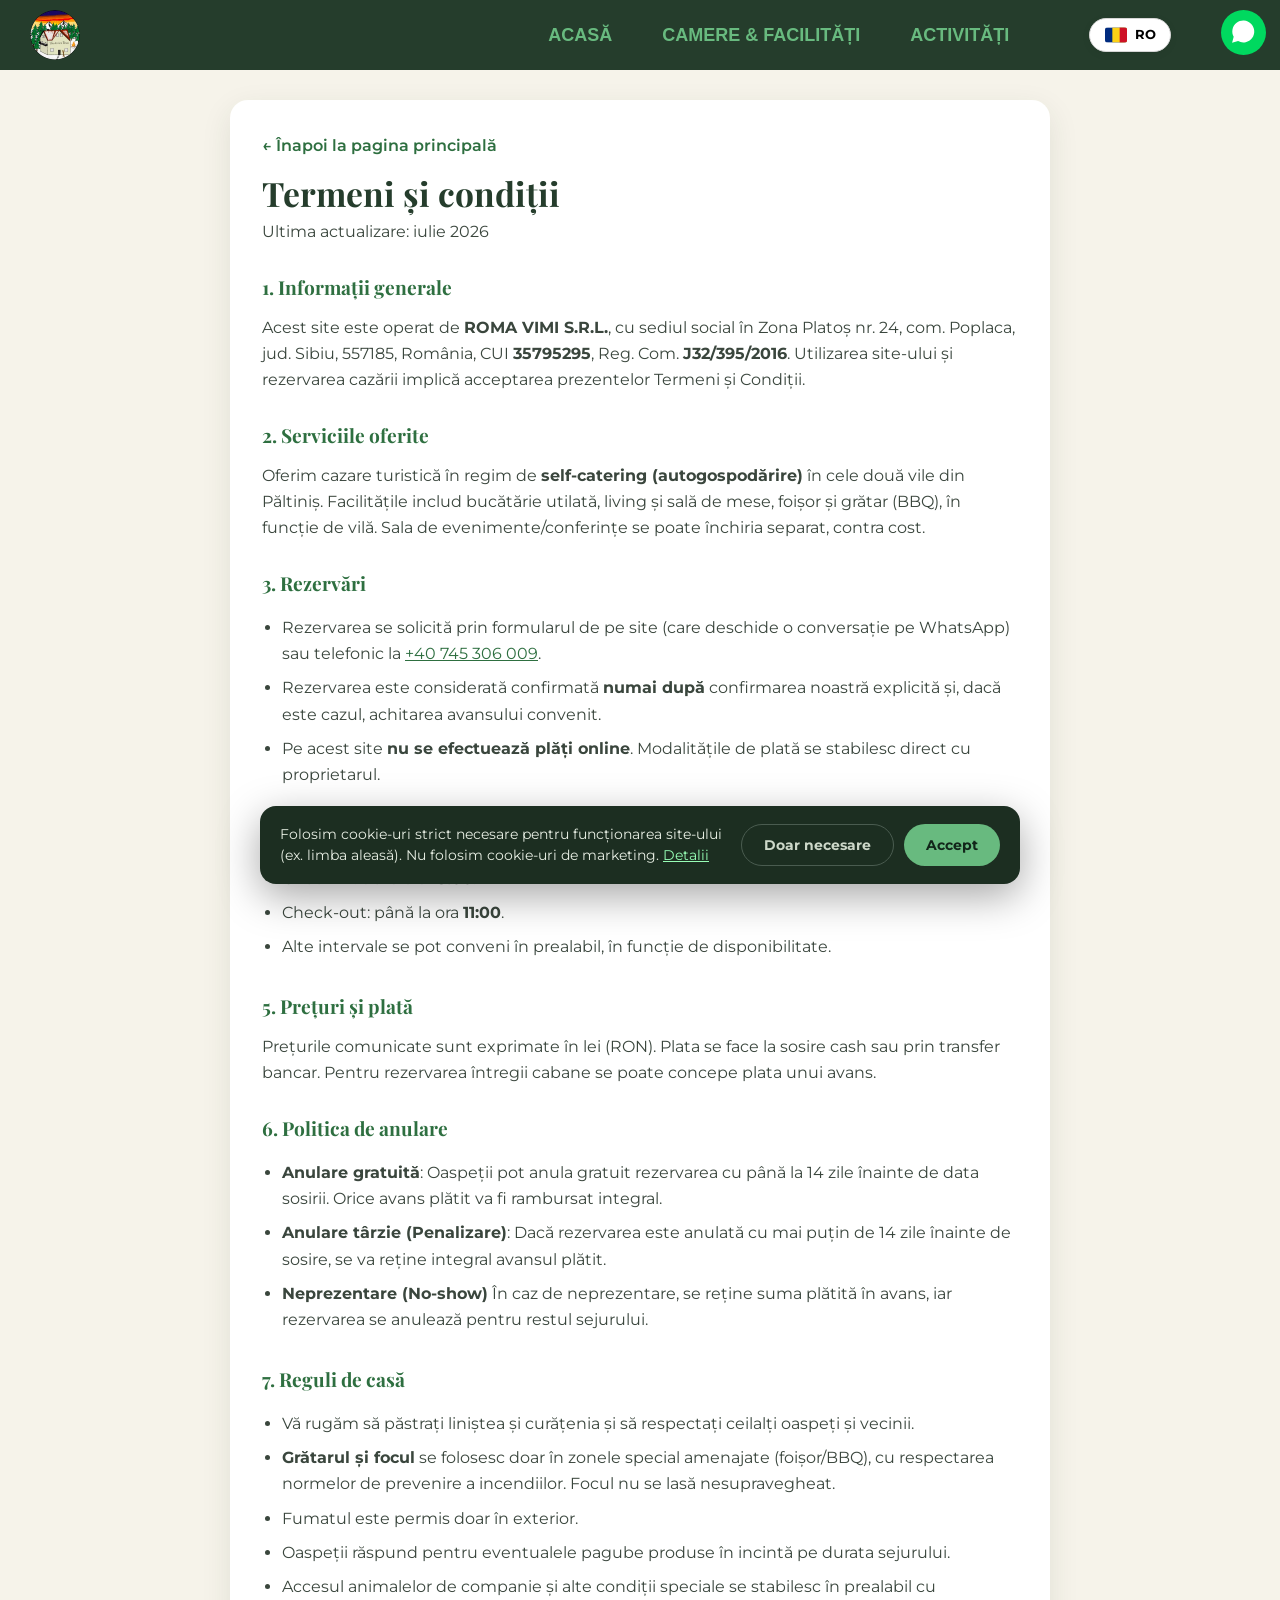
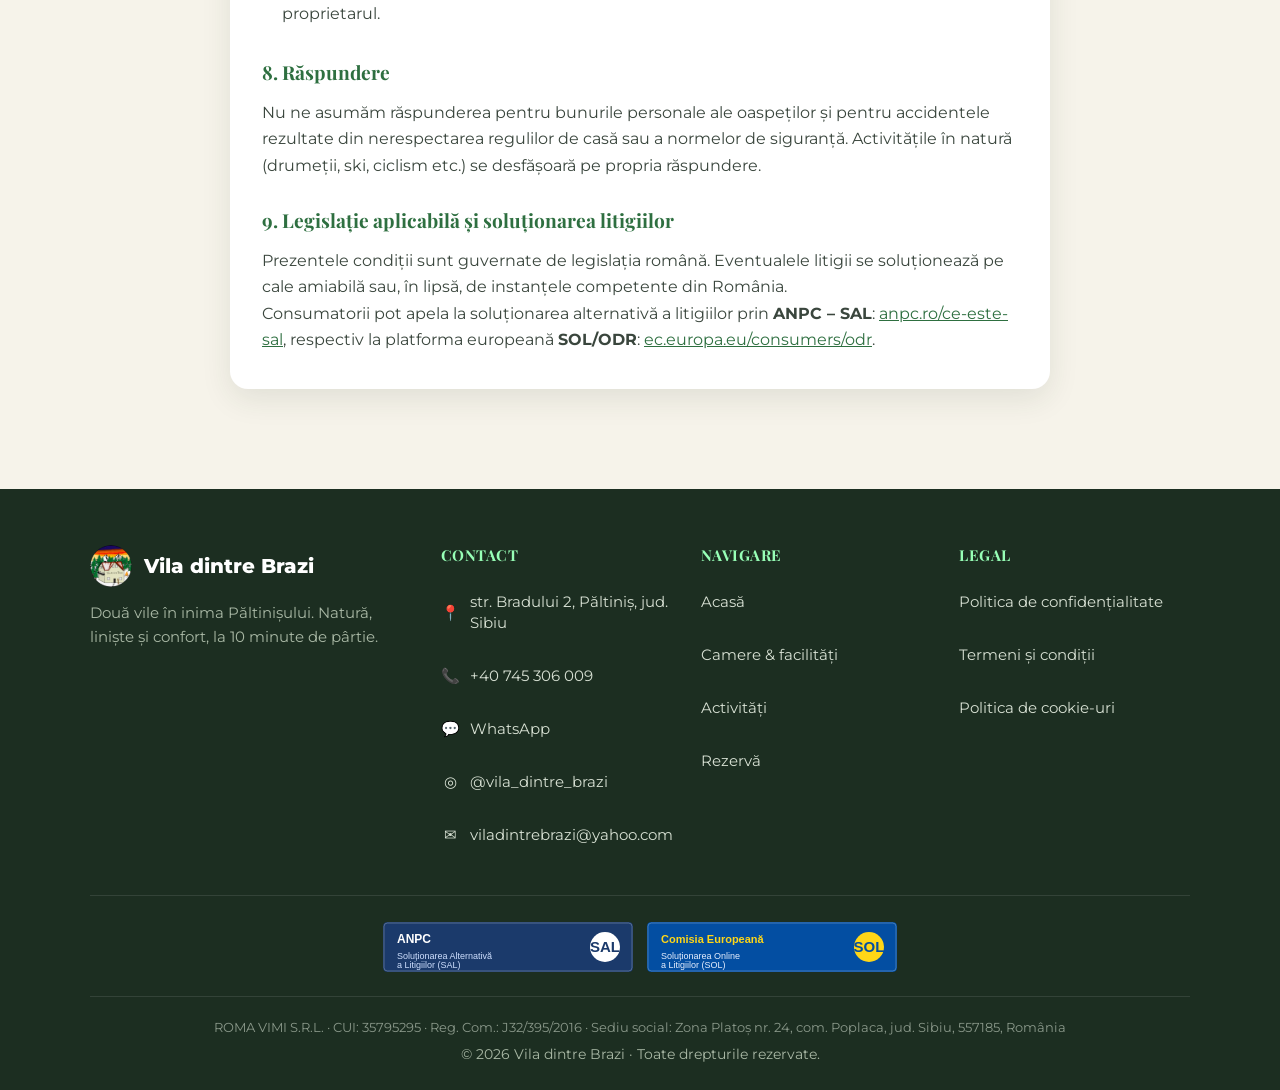
<file: terms.html>
<!DOCTYPE html>
<html lang="ro">

<head>
  <meta charset="UTF-8">
  <meta name="viewport" content="width=device-width, initial-scale=1.0">
  <title>Termeni și condiții · Vila dintre Brazi</title>
  <meta name="description" content="Termenii și condițiile de rezervare și cazare la Vila dintre Brazi, Păltiniș.">
  <meta name="robots" content="index, follow">
  <link rel="icon" href="./svg/favicon.svg" type="image/svg+xml">
  <!-- Fonts-->
  <!-- Google Fonts loaded with explicit Latin-Extended support -->
<link rel="preconnect" href="https://fonts.googleapis.com">
<link rel="preconnect" href="https://fonts.gstatic.com" crossorigin>
<link href="https://fonts.googleapis.com/css2?family=Montserrat:ital,wght@0,300;0,400;0,600;0,700;1,400&family=Playfair+Display:ital,wght@0,400;0,700;1,400&display=swap&subset=latin,latin-ext" rel="stylesheet">
  <link rel="stylesheet" href="./style.css">
</head>

<body>
  <nav>
    <button id="menubtn" aria-label="Menu">
      <div class="bar top"></div>
      <div class="bar mid"></div>
      <div class="bar bot"></div>
    </button>

    <div id="left">
      <a href="./index.html" id="logo"></a>
    </div>

    <div id="right">
      <div class="pages">
        <a href="./index.html" class="t" data-ro="ACASĂ" data-en="HOME">ACASĂ</a>
        <a href="./rooms-facilities.html" class="t" data-ro="CAMERE & FACILITĂȚI" data-en="ROOMS & FACILITIES">CAMERE &
          FACILITĂȚI</a>
        <a href="./activities.html" class="t" data-ro="ACTIVITĂȚI" data-en="ACTIVITIES">ACTIVITĂȚI</a>
      </div>

      <div class="langdrop" id="langdrop">
        <button class="langdrop__btn" id="langBtn">
          <img class="flag" src="./svg/ro.svg" alt="RO flag">
          <span class="code">RO</span>
        </button>
        <ul class="langdrop__menu hidden" id="langMenu">
          <li class="langdrop__item" data-lang="ro"><img class="flag" src="./svg/ro.svg"> <span
              class="label">Română</span> <span class="tick">✓</span></li>
          <li class="langdrop__item" data-lang="en"><img class="flag" src="./svg/en.svg"> <span
              class="label">English</span> <span class="tick"></span></li>
          <li class="langdrop__item" data-lang="de"><img class="flag" src="./svg/de.svg"> <span
              class="label">Deutsch</span> <span class="tick"></span></li>
        </ul>
      </div>

      <div id="contact">
        <a href="https://wa.me/+40745306009" target="_blank" class="nav-wa">
          <svg width="45" height="45" viewBox="0 0 64 64" fill="none">
            <rect width="64" height="64" rx="32" fill="#00D95F" />
            <path
              d="M15.7729 46.5263L18.0362 38.1186C16.2109 34.8433 15.631 31.0214 16.4029 27.3541C17.1748 23.6869 19.2466 20.4202 22.2382 18.1537C25.2298 15.8871 28.9405 14.7726 32.6895 15.0147C36.4384 15.2569 39.974 16.8394 42.6476 19.4719C45.3212 22.1044 46.9533 25.6102 47.2446 29.3462C47.5358 33.0821 46.4666 36.7975 44.2332 39.8106C41.9997 42.8237 38.7518 44.9323 35.0855 45.7496C31.4191 46.5669 27.5803 46.038 24.2734 44.2599L15.7729 46.5263Z"
              fill="white" />
          </svg>
        </a>
      </div>
    </div>

    <div id="menu">
      <a href="./index.html" class="t" data-ro="ACASĂ" data-en="HOME">ACASĂ</a>
      <a href="./rooms-facilities.html" class="t" data-ro="CAMERE & FACILITĂȚI" data-en="ROOMS & FACILITIES">CAMERE &
        FACILITĂȚI</a>
      <a href="./activities.html" class="t" data-ro="ACTIVITĂȚI" data-en="ACTIVITIES">ACTIVITĂȚI</a>
      <hr style="width: 60%; opacity: 0.1; margin: 15px 0;">
      <a href="tel:+40745306009" class="t secondary" data-ro="SUNĂ PROPRIETAR" data-en="CALL OWNER">SUNĂ PROPRIETAR</a>
      <a href="https://instagram.com/vila_dintre_brazi" target="_blank" class="t secondary" data-ro="INSTAGRAM"
        data-en="INSTAGRAM">INSTAGRAM</a>
    </div>
  </nav>

  <main class="legal-page">
    <div class="legal-container">
      <a href="./index.html" class="legal-back">&larr; <span class="t" data-ro="Înapoi la pagina principală" data-en="Back to home" data-de="Zurück zur Startseite">Înapoi la pagina principală</span></a>
      <h1>Termeni și condiții</h1>
      <p class="legal-updated">Ultima actualizare: iulie 2026</p>

      <h2>1. Informații generale</h2>
      <p>Acest site este operat de <strong>ROMA VIMI S.R.L.</strong>, cu sediul social în Zona Platoș nr. 24, com. Poplaca, jud. Sibiu, 557185, România, CUI <strong>35795295</strong>, Reg. Com. <strong>J32/395/2016</strong>. Utilizarea site-ului și rezervarea cazării implică acceptarea prezentelor Termeni și Condiții.</p>

      <h2>2. Serviciile oferite</h2>
      <p>Oferim cazare turistică în regim de <strong>self-catering (autogospodărire)</strong> în cele două vile din Păltiniș. Facilitățile includ bucătărie utilată, living și sală de mese, foișor și grătar (BBQ), în funcție de vilă. Sala de evenimente/conferințe se poate închiria separat, contra cost.</p>

      <h2>3. Rezervări</h2>
      <ul>
        <li>Rezervarea se solicită prin formularul de pe site (care deschide o conversație pe WhatsApp) sau telefonic la <a href="tel:+40745306009">+40 745 306 009</a>.</li>
        <li>Rezervarea este considerată confirmată <strong>numai după</strong> confirmarea noastră explicită și, dacă este cazul, achitarea avansului convenit.</li>
        <li>Pe acest site <strong>nu se efectuează plăți online</strong>. Modalitățile de plată se stabilesc direct cu proprietarul.</li>
      </ul>

      <h2>4. Check-in / Check-out</h2>
      <ul>
        <li>Check-in: de la ora <strong>15:00</strong>.</li>
        <li>Check-out: până la ora <strong>11:00</strong>.</li>
        <li>Alte intervale se pot conveni în prealabil, în funcție de disponibilitate.</li>
      </ul>

      <h2>5. Prețuri și plată</h2>
      <p>Prețurile comunicate sunt exprimate în lei (RON). Plata se face la sosire cash sau prin transfer bancar. Pentru rezervarea întregii cabane se poate concepe plata unui avans.</p>

      <h2>6. Politica de anulare</h2>
      <p> <ul>
        <li><strong>Anulare gratuită</strong>: Oaspeții pot anula gratuit rezervarea cu până la 14 zile înainte de data sosirii. Orice avans plătit va fi rambursat integral.</li>
        <li><strong>Anulare târzie (Penalizare)</strong>: Dacă rezervarea este anulată cu mai puțin de 14 zile înainte de sosire, se va reține integral avansul plătit.</li>
        <li><strong>Neprezentare (No-show)</strong> În caz de neprezentare, se reține suma plătită în avans, iar rezervarea se anulează pentru restul sejurului.</li>
      </ul></p>

      <h2>7. Reguli de casă</h2>
      <ul>
        <li>Vă rugăm să păstrați liniștea și curățenia și să respectați ceilalți oaspeți și vecinii.</li>
        <li><strong>Grătarul și focul</strong> se folosesc doar în zonele special amenajate (foișor/BBQ), cu respectarea normelor de prevenire a incendiilor. Focul nu se lasă nesupravegheat.</li>
        <li>Fumatul este permis doar în exterior.</li>
        <li>Oaspeții răspund pentru eventualele pagube produse în incintă pe durata sejurului.</li>
        <li>Accesul animalelor de companie și alte condiții speciale se stabilesc în prealabil cu proprietarul.</li>
      </ul>

      <h2>8. Răspundere</h2>
      <p>Nu ne asumăm răspunderea pentru bunurile personale ale oaspeților și pentru accidentele rezultate din nerespectarea regulilor de casă sau a normelor de siguranță. Activitățile în natură (drumeții, ski, ciclism etc.) se desfășoară pe propria răspundere.</p>

      <h2>9. Legislație aplicabilă și soluționarea litigiilor</h2>
      <p>Prezentele condiții sunt guvernate de legislația română. Eventualele litigii se soluționează pe cale amiabilă sau, în lipsă, de instanțele competente din România.</p>
      <p>Consumatorii pot apela la soluționarea alternativă a litigiilor prin <strong>ANPC – SAL</strong>: <a href="https://anpc.ro/ce-este-sal/" target="_blank" rel="noopener">anpc.ro/ce-este-sal</a>, respectiv la platforma europeană <strong>SOL/ODR</strong>: <a href="https://ec.europa.eu/consumers/odr" target="_blank" rel="noopener">ec.europa.eu/consumers/odr</a>.</p>

    </div>
  </main>

  <!-- ============ SITE FOOTER (shared across pages) ============ -->
  <footer class="site-footer" id="footer">
    <div class="footer-top">
      <div class="footer-col footer-about">
        <div class="footer-brand">
          <span class="footer-logo" aria-hidden="true"></span>
          <span class="footer-brand-name">Vila dintre Brazi</span>
        </div>
        <p class="footer-tagline t"
          data-ro="Două vile în inima Păltinișului. Natură, liniște și confort, la 10 minute de pârtie."
          data-en="Two villas in the heart of Păltiniș. Nature, peace and comfort, 10 minutes from the slope."
          data-de="Zwei Villen im Herzen von Păltiniș. Natur, Ruhe und Komfort, 10 Minuten von der Piste.">
          Două vile în inima Păltinișului. Natură, liniște și confort, la 10 minute de pârtie.
        </p>
      </div>

      <div class="footer-col">
        <h3 class="t" data-ro="Contact" data-en="Contact" data-de="Kontakt">Contact</h3>
        <ul class="footer-list">
          <li>
            <a href="https://www.google.com/maps/search/?api=1&query=Vila%20dintre%20Brazi%20Strada%20Bradului%202%20P%C4%83ltini%C8%99%20550001"
              target="_blank" rel="noopener">
              <span class="footer-ico">📍</span>
              <span class="t" data-ro="str. Bradului 2, Păltiniș, jud. Sibiu"
                data-en="str. Bradului 2, Păltiniș, Sibiu county"
                data-de="str. Bradului 2, Păltiniș, Kreis Sibiu">str. Bradului 2, Păltiniș, jud. Sibiu</span>
            </a>
          </li>
          <li><a href="tel:+40745306009"><span class="footer-ico">📞</span>+40 745 306 009</a></li>
          <li><a href="https://wa.me/40745306009" target="_blank" rel="noopener"><span class="footer-ico">💬</span>WhatsApp</a></li>
          <li><a href="https://instagram.com/vila_dintre_brazi" target="_blank" rel="noopener"><span class="footer-ico">◎</span>@vila_dintre_brazi</a></li>
          <li><a href="mailto:viladintrebrazi@yahoo.com"><span class="footer-ico">✉</span>viladintrebrazi@yahoo.com</a></li>
        </ul>
      </div>

      <div class="footer-col">
        <h3 class="t" data-ro="Navigare" data-en="Explore" data-de="Navigation">Navigare</h3>
        <ul class="footer-list">
          <li><a href="./index.html" class="t" data-ro="Acasă" data-en="Home" data-de="Startseite">Acasă</a></li>
          <li><a href="./rooms-facilities.html" class="t" data-ro="Camere & facilități" data-en="Rooms & facilities"
              data-de="Zimmer & Ausstattung">Camere & facilități</a></li>
          <li><a href="./activities.html" class="t" data-ro="Activități" data-en="Activities"
              data-de="Aktivitäten">Activități</a></li>
          <li><a href="./index.html#reservation" class="t" data-ro="Rezervă" data-en="Book now"
              data-de="Buchen">Rezervă</a></li>
        </ul>
      </div>

      <div class="footer-col">
        <h3 class="t" data-ro="Legal" data-en="Legal" data-de="Rechtliches">Legal</h3>
        <ul class="footer-list">
          <li><a href="./privacy.html" class="t" data-ro="Politica de confidențialitate" data-en="Privacy Policy"
              data-de="Datenschutz">Politica de confidențialitate</a></li>
          <li><a href="./terms.html" class="t" data-ro="Termeni și condiții" data-en="Terms & Conditions"
              data-de="AGB">Termeni și condiții</a></li>
          <li><a href="./cookies.html" class="t" data-ro="Politica de cookie-uri" data-en="Cookie Policy"
              data-de="Cookie-Richtlinie">Politica de cookie-uri</a></li>
        </ul>
      </div>
    </div>

    <!-- ANPC banners (required for RO businesses that contract with consumers) -->
    <div class="footer-anpc">
      <a href="https://anpc.ro/ce-este-sal/" target="_blank" rel="noopener">
        <img src="./svg/anpc-sal.svg" width="250" height="50" alt="ANPC - Soluționarea Alternativă a Litigiilor (SAL)">
      </a>
      <a href="https://ec.europa.eu/consumers/odr" target="_blank" rel="noopener">
        <img src="./svg/anpc-sol.svg" width="250" height="50" alt="Comisia Europeană - Soluționarea Online a Litigiilor (SOL)">
      </a>
    </div>

    <div class="footer-bottom">
      <p class="footer-company">
        ROMA VIMI S.R.L. · CUI: 35795295 · Reg. Com.: J32/395/2016 ·
        Sediu social: Zona Platoș nr. 24, com. Poplaca, jud. Sibiu, 557185, România
      </p>
      <p class="footer-copy">© <span id="footerYear">2026</span> Vila dintre Brazi ·
        <span class="t" data-ro="Toate drepturile rezervate." data-en="All rights reserved."
          data-de="Alle Rechte vorbehalten.">Toate drepturile rezervate.</span>
      </p>
    </div>
  </footer>

  <script src="./nav.js" defer></script>
</body>

</html>
</file>
<file: style.css>
/* =========================================
   GLOBAL RESET & FONT SETTINGS
   ========================================= */
   * {
    box-sizing: border-box;
    margin: 0;
    padding: 0;
    position: relative;
    
    /* 1. Set Montserrat as the default font for the entire site */
    font-family: 'Montserrat', sans-serif; 
}

/* 2. Set Playfair Display specifically for elegant Headings */
h1, h2, h3, .contact-title, .hero h1 {
    font-family: 'Playfair Display', serif !important;
    font-weight: 700;
}

/* 3. Make sure body, forms, lists, and links keep the crisp Montserrat text */
body, p, ul, li, nav a, button, input, textarea {
    font-family: 'Montserrat', sans-serif;
}

body {
    background: #F6F3EA;

    /*linear-gradient(rgba(0, 0, 0, 0.3), rgba(0, 0, 0, 0.3)), url(./images/background2.webp);*/
    background-size: cover;
    background-attachment: fixed;
    /* fixeaza fundalu*/

}

nav {
    width: 100%;
    height: 70px;
    background: #253D2C;

    /*rgba(255, 255, 255, 0.358);*/
    backdrop-filter: blur(25px);
    display: flex;
    justify-content: space-between;
    align-items: center;
    position: fixed;
    left: 0;
    top: 0;
    z-index: 101;

}

nav #left {
    width: fit-content;
    height: 100%;

    display: flex;
    align-items: center;
    justify-content: flex-start;
    padding-left: 30px;
}

nav #left #logo {
    width: 50px;
    height: 50px;
    border-radius: 100%;
    background: url(./images/vilalogo.webp);
    background-size: cover;
    background-position: center;

}

nav #right {
    width: fit-content;
    height: 100%;

    display: flex;
    align-items: center;
    justify-content: flex-end;

    gap: 50px;
}

nav #right .pages {
    width: fit-content;
    height: 100%;

    display: flex;
    align-items: center;
    justify-content: flex-end;
    padding-right: 30px;
    gap: 50px;
}

nav #right a {
    text-decoration: none;
    font-family: sans-serif;
    font-size: 18px;
    color: #68ba7f;

    font-weight: bold;
}

nav #right #contact {
    width: fit-content;
    height: 100%;
    display: flex;
    align-items: center;
    justify-content: flex-end;
    gap: 15px;
    /* Nudge off the right edge so the 1.2x hover scale stays inside the navbar */
    margin-right: 14px;

}

nav #right #contact svg {
    width: 45px;
    height: 45px;

}

nav #right #contact a {
    transition: all 0.3s ease;
    -webkit-transition: all 0.3s ease;
    -moz-transition: all 0.3s ease;
    -ms-transition: all 0.3s ease;
    -o-transition: all 0.3s ease;
}

nav #right #contact a:hover {
    transform: scale(1.2);
    -webkit-transform: scale(1.2);
    -moz-transform: scale(1.2);
    -ms-transform: scale(1.2);
    -o-transform: scale(1.2);
}

nav #right #contact #menubtn {
    width: 45px;
    height: 45px;
    border: none;
    outline: none;
    border-radius: 100px;
    -webkit-border-radius: 100px;
    -moz-border-radius: 100px;
    -ms-border-radius: 100px;
    -o-border-radius: 100px;
    transition: all 0.3s ease;
    -webkit-transition: all 0.3s ease;
    -moz-transition: all 0.3s ease;
    -ms-transition: all 0.3s ease;
    -o-transition: all 0.3s ease;

    display: none;
}

nav .linkActive {
    color:#ff7a59 !important;

}

nav #right #contact #menubtn .bar {
    width: 20px;
    height: 2px;
    background-color: #272727;
    border-radius: 100px;
    -webkit-border-radius: 100px;
    -moz-border-radius: 100px;
    -ms-border-radius: 100px;
    -o-border-radius: 100px;
    position: absolute;
    inset: 0;
    margin: auto;
    transition: all 0.3s ease;
    -webkit-transition: all 0.3s ease;
    -moz-transition: all 0.3s ease;
    -ms-transition: all 0.3s ease;
    -o-transition: all 0.3s ease;
}

nav #right #contact #menubtn .bar:nth-of-type(1) {
    top: -12px;
}

nav #right #contact #menubtn .bar:nth-of-type(3) {
    top: 12px;
}

nav #right #contact #menubtn.active {
    background-color: #fc6969;
}

nav #right #contact #menubtn.active .bar {
    background-color: #fff;
}

nav #right #contact #menubtn.active .bar:nth-of-type(1) {
    top: 0;
    transform: rotate(45deg);
    -webkit-transform: rotate(45deg);
    -moz-transform: rotate(45deg);
    -ms-transform: rotate(45deg);
    -o-transform: rotate(45deg);
}

nav #right #contact #menubtn.active .bar:nth-of-type(2) {
    transform: rotate(45deg);
    -webkit-transform: rotate(45deg);
    -moz-transform: rotate(45deg);
    -ms-transform: rotate(45deg);
    -o-transform: rotate(45deg);
}

nav #right #contact #menubtn.active .bar:nth-of-type(3) {
    top: 0;
    transform: rotate(-45deg);
    -webkit-transform: rotate(-45deg);
    -moz-transform: rotate(-45deg);
    -ms-transform: rotate(-45deg);
    -o-transform: rotate(-45deg);
}

nav #menu {
    width: 100%;
    position: absolute;
    top: 70px;
    left: 0;
    right: 0;
    width: 100%;
    height: fit-content;
    background: #ffffff;
    backdrop-filter: blur(25px);
    display: none;
    flex-direction: column;
    gap: 15px;
    padding: 20px 15px;
    transition: all 0.5s ease;
    -webkit-transition: all 0.5s ease;
    -moz-transition: all 0.5s ease;
    -ms-transition: all 0.5s ease;
    -o-transition: all 0.5s ease;

}

nav #menu a {
    text-decoration: none;
    font-family: sans-serif;
    font-size: 18px;
    color: black;
    font-weight: bold;
}

nav #menu.off {
    opacity: 0;
    pointer-events: none;
    top: 120px;
}

@media (max-width: 900px) {
    nav #right .pages {
        display: none;
    }

    nav #right #contact #menubtn {
        display: block;
    }
}

#slider {
    width: calc(100% - 20px);
    max-width: 1000px;
    height: auto;
    aspect-ratio: 4/3;
    margin-left: auto;
    margin-right: auto;
    border-radius: 25px;
    background: transparent;
    margin-top: 60px;

    overflow: hidden;
}

#slider .slider-img {
    width: 100%;
    height: 100%;
    background-color: #fff;
    position: absolute;
    top: 0;
    left: 0;
    transition: all 0.5s ease-in-out;
    -webkit-transition: all 0.5s ease-in-out;
    -moz-transition: all 0.5s ease-in-out;
    -ms-transition: all 0.5s ease-in-out;
    -o-transition: all 0.5s ease-in-out;
}

#slider #slide1 {
    background: url(./images/p1.webp);
    background-size: contain;
    background-position: center;
    background-repeat: no-repeat;

}

#slider #slide1.off {
    transform: translateX(-100%);
}

#slider #slide2 {
    background: url(./images/p2.webp);

    background-size: cover;
    background-position: center;
}

#slider #slide2.off {
    transform: translateX(100%);
}

#house_selector {
    width: fit-content;
    height: fit-content;
    position: absolute;
    left: 0;
    top: 0;
    right: 0;
    bottom: 20px;
    margin-left: auto;
    margin-right: auto;
    margin-top: auto;
    display: flex;
    gap: 18px;

}

#house_selector button {
    width: fit-content;
    height: fit-content;
    padding-top: 10px;
    padding-bottom: 10px;
    padding-left: 25px;
    padding-right: 25px;
    font-size: 18px;
    border: none;
    border-radius: 1000px;
    outline: none;
    background: rgba(0, 0, 0, 0.5);
    color: rgb(250, 248, 246);
    cursor: pointer;
}

#house_selector button.active {
    background-color: rgb(253, 111, 47);

    /* #048524*/
    color: #fff;
}

section#shortinfo1 {
    width: calc(100% - 20px);
    margin-inline: auto;
    max-width: 1000px;
    margin: 60px auto;
    padding: 30px;

    border-radius: 15px;

    background-color: #26262686;
    backdrop-filter: blur(25px);
}

section#shortinfo2 {
    width: calc(100% - 20px);
    margin-inline: auto;
    max-width: 1000px;
    margin: 60px auto;
    padding: 30px;

    border-radius: 15px;

    background-color: #26262686;
    backdrop-filter: blur(25px);
}

section#shortinfo1.on {
    display: block;
}

section#shortinfo1.off {
    display: none;
}

section#shortinfo2.on {
    display: block;
}

section#shortinfo2.off {
    display: none;
}

h2 {
    font-size: 1.8em;
    margin-bottom: 10px;
    color: #e5e5e5;
    padding-bottom: 5px;
    font-family: sans-serif;
}

ul {
    list-style: none;
    padding: 0;
    margin: 10px 0;
    font-family: sans-serif;
    color: #d0d0d0;

}

ul li {
    padding: 10px 0;
    transition: color 0.3s;
    color: #efefef;
}

ul li:last-child {
    border-bottom: none;
}

#gallery.off {
    display: none;
}

#gallery.on {
    display: block;
}

#gallery img {
    width: 100%;
    display: block;
    height: 100%;
    object-fit: cover;
}

#gallery h2 {
    font-size: clamp(1rem, 0.8750rem + 0.6250vw, 1.5rem);
    line-height: 1.3;
    font-weight: 700;
}

#gallery section {
    display: grid;
    grid-template-columns: 25% 30% 15% 25%;
    gap: 15px;
    place-content: center;
    grid-template-rows: 50% 50%;
    height: 80vh;
    min-height: 460px;
    padding: max(2vh, 1.5rem);
    max-width: 1200px;
    margin-left: auto;
    margin-right: auto;
}

#gallery section .card {
    border-radius: 25px;
    box-shadow: -2px 4px 15px rgb(0 0 0 / 26%);
}

#gallery section .card:nth-child(2) {
    grid-column: 2/3;
    grid-row: span 2;
}

#gallery section .card:nth-child(3) {
    grid-column: span 2;
}

#gallery section .card p {
    font-size: clamp(0.9rem, 0.8750rem + 0.1250vw, 1rem);
    line-height: 1.4;
}

#gallery section .card img {
    border-radius: 25px;
}

#gallery section .card .card__img {
    position: relative;
    height: 100%;
}

#gallery section .card .card__img .card__overlay {
    position: absolute;
    bottom: 0;
    left: 0;
    content: "";
    color: #fff;
    padding: clamp(0.938rem, 5vw, 1.563rem);
    background: linear-gradient(0deg, rgb(0 0 0 / 57%) 0%, rgb(255 255 255 / 0%) 100%);
    width: 100%;
    height: 100%;
    border-radius: 25px;
    display: flex;
    justify-content: flex-end;
    flex-direction: column;
}

#gallery section .card .card__img span {
    position: absolute;
    top: 25px;
    left: min(2vmax, 1.563rem);
    color: #ff7b29;
    background: #fff;
    border-radius: 50px;
    padding: 2px 8px 2px 6px;
    display: flex;
    box-shadow: 0px 1px 20px #0000002b;
}

#gallery section .card .card__img span svg {
    fill: #ff7b29;
    width: 20px;
    margin-right: 2px;
}

/* For screens up to 690px */
@media screen and (max-width:690px) {
    #gallery section {
        height: 65vh;
    }

    #gallery section .card:nth-child(2) {
        grid-column: span 1;
        grid-row: span 1;
    }

    #gallery section .card:nth-child(3) {
        grid-column: 2/4;
        grid-row: 1/2;
    }

    #gallery section .card:nth-child(6) {
        grid-column: 2/4;
        grid-row: 2/3;
    }

    #gallery section .card .card__img span {
        top: 20px;
    }
}

/* For screens up to 470px */
@media screen and (max-width:470px) {
    #gallery section {
        grid-template-columns: repeat(2, 1fr);
        grid-template-rows: repeat(3, 35%);
    }

    #gallery section .card {
        grid-column: span 1;
    }

    #gallery section .card:nth-child(3) {
        grid-column: span 2;
    }

    #gallery section .card:nth-child(5) {
        grid-column: span 2;
    }

    #gallery section .card .card__img span {
        top: 15px;
    }
}

.slider-container {
    width: 100%;
    height: fit-content;
    display: flex;
    flex-direction: column;
    max-width: 1000px;
    margin-left: auto;
    margin-right: auto;
    margin-top: 45px;

    padding: 20px;

}

.slider-container h2 {
    color: #2E6F40;
    font-style: italic;
    text-align: center;
    font-size: 32px;
}

/* General Styling */
.house-showcase {
    width: 100%;
    display: flex;
    flex-direction: column;
    position: relative;
    overflow: hidden;
    border-radius: 18px;
}

.dots-container {
    display: flex;
    justify-content: center;
    align-items: center;
    transition: all 0.3s ease;
    -webkit-transition: all 0.3s ease;
    -moz-transition: all 0.3s ease;
    -ms-transition: all 0.3s ease;
    -o-transition: all 0.3s ease;
    gap: 15px;
    width: 100%;
    height: 100px;
}

.dots-container:hover {
    gap: 45px;
}

.dots-container:hover .dot {
    width: 25px;
    height: 25px;
}

.dot {
    width: 8px;
    height: 8px;
    background-color: #8e8e8e;
    border-radius: 100px;
    cursor: pointer;
    transition: background-color 0.3s ease;
    transition: all 0.3s ease;
    -webkit-transition: all 0.3s ease;
    -moz-transition: all 0.3s ease;
    -ms-transition: all 0.3s ease;
    -o-transition: all 0.3s ease;
    -webkit-border-radius: 100px;
    -moz-border-radius: 100px;
    -ms-border-radius: 100px;
    -o-border-radius: 100px;
}

.dot:hover {
    background-color: #fff;
}

.dot.active {
    width: 30px;
    background-color: #02cb60;
    /* Highlighted dot */
}

/* Current Image (Main) */
.current-image {
    position: relative;
    width: 100%;
    height: auto;
    aspect-ratio: 4/3;

}

.current-image img {
    width: 100%;
    height: auto;
    object-fit: cover;

    border-radius: 15px;
}

.current-image-content {

    padding-left: 45px;
    padding-top: 120px;
    color: #fff;
    text-shadow: 2px 2px 10px rgba(0, 0, 0, 0.7);
    display: flex;
    flex-direction: column;

    align-items: flex-start;
    gap: 15px;
    position: absolute;
    width: 100%;
    height: 100%;
    inset: 0;
    background: linear-gradient(89.91deg, rgba(0, 0, 0, 0.54) -6.17%, rgba(153, 153, 153, 0) 111.52%);
}

.current-image-content h1 {
    font-size: 28px;
    margin-bottom: 10px;
}

.current-image-content p {
    font-size: 1.2rem;
    margin-bottom: 20px;
}

/* Slider Images Styling */
.slider-image {
    position: absolute;
    width: 100%;
    height: auto;
    aspect-ratio: 4/3;
    top: 0;
    left: 100%;
    transition: left 0.5s ease;
    border-radius: 15px;
}

.slider-image img {
    width: 100%;
    height: auto;
    object-fit: cover;
    border-radius: 15px;
}

@media (max-width: 600px) {
    .house-showcase .current-image-content h1 {
        font-size: 22px;
    }

    .house-showcase .current-image-content p {
        font-size: 12px;
    }

}

.wrapper:first-of-type {
    margin-top: 60px;
}

.wrapper {
    width: 100%;
    min-height: 450px;
    display: flex;
    justify-content: center;
    align-items: center;
    padding: 60px 0;
    /* adds vertical space */

}

.wrapper .left {
    width: 100%;
    max-width: 550px;
    height: 100%;
    display: flex;
    flex-direction: column;
    justify-content: center;
    align-items: flex-end;
    background-color: #bfbfbf00;
    padding-right: 45px;

}

.wrapper .left .border {
    width: 1.5px;
    height: 100%;
    background-color: rgba(246, 246, 246, 0.423);
    position: absolute;
    margin: 0;
    inset: 0;
    margin-left: auto;
    right: -1.5px;
}

.wrapper .left img {
    width: 100%;
    max-width: 550px;
    height: auto;
}

.wrapper.flip .left {
    width: 100%;
    height: 100%;
    max-width: 550px;
    display: flex;
    flex-direction: column;
    justify-content: center;
    align-items: flex-start;
    padding-left: 45px;

    background-color: #f8f8f800;
    border: none;

}

.wrapper.flip .left .border {
    width: 1.5px;
    height: 100%;
    background-color: rgba(246, 246, 246, 0.423);
    position: absolute;
    margin: 0;
    inset: 0;
    margin-right: auto;
    right: -1.5px;

}

.wrapper.flip .left .circle {
    position: absolute;
    margin: 0;
    inset: 0;
    margin-right: auto;
    margin-top: auto;
    margin-bottom: auto;
    left: -30px;
    width: 60px;
    height: 60px;
    z-index: 10;
}

.wrapper.flip .left h3,
.wrapper.flip .left h3 span {
    font-size: 28px;
    font-weight: 900;
    color: #F2F2F2;
    font-style: italic;
    font-family: "Azonix";
    letter-spacing: 1.2px;
    line-height: 1.6;
}

.wrapper.flip .left p,
.wrapper.flip .left p span {
    font-size: 18px;
    color: #fbf6f6;
    font-weight: 350;
    line-height: 1.6;
    margin-top: 20px;
}

.wrapper .right {
    width: 100%;
    height: 100%;
    max-width: 550px;
    display: flex;
    flex-direction: column;
    justify-content: center;
    align-items: flex-start;
    padding-left: 45px;

    background-color: #f8f8f800;

}

.wrapper .right .circle {
    position: absolute;
    margin: 0;
    inset: 0;
    margin-right: auto;
    margin-top: auto;
    margin-bottom: auto;
    left: -30px;
    width: 60px;
    height: 60px;
    z-index: 10;
}

.wrapper .right h3,
.wrapper .right h3 span {
    font-size: 28px;
    font-weight: 900;
    color: hsl(146, 99%, 42%);
    font-style: italic;
    font-family: "Azonix";
    letter-spacing: 1.2px;
    line-height: 1.6;
}

.wrapper .right p,
.wrapper .right p span {
    font-size: 18px;
    color: #000000;
    font-weight: 350;
    line-height: 1.6;
    margin-top: 20px;
}

.wrapper.flip .right {
    width: 100%;
    max-width: 550px;
    display: flex;
    flex-direction: column;
    justify-content: center;
    align-items: flex-start;
    background-color: #bfbfbf00;
    padding-right: 45px;
    border: none;

}

.wrapper.flip .right img {
    width: 100%;
    max-width: 550px;
    height: auto;
}

.wrapper.flip .right img {
    width: 100%;
    max-width: 550px;
    height: auto;
}

.wrapper.flip .right .circle {
    position: absolute;
    margin: 0;
    inset: 0;
    margin-left: auto;
    margin-top: auto;
    margin-bottom: auto;
    right: -30px;
    width: 60px;
    height: 60px;
    z-index: 10;
}

@media (max-width:1215px) {
    .wrapper {
        flex-direction: column;
        height: fit-content;
    }

    .wrapper .left .border,
    .wrapper .right .border,
    .wrapper.flip .left .border,
    .wrapper.flip .right .border {
        width: 1.5px;
        height: calc(100% + 60px);
        /* or more, depending on padding */

        background-color: rgba(246, 246, 246, 0.423);
        position: absolute;
        margin: 0;
        inset: 0;
        margin-right: auto;
        right: -1.5px;

    }

    .wrapper .left,
    .wrapper .right,
    .wrapper.flip .left,
    .wrapper.flip .right {
        padding-left: 45px;
        padding-right: 0;
        padding-top: 0;
        padding-bottom: 30px;
    }

    .wrapper .left,
    .wrapper.flip .left {
        padding-left: 45px;
        padding-bottom: 60px;
        padding-top: 80px;
        align-items: flex-start;
    }

    .wrapper .left#first {
        padding-top: 30px;
    }

    .wrapper .left .circle,
    .wrapper .right .circle,
    .wrapper.flip .left .circle,
    .wrapper.flip .right .circle {
        position: absolute;
        margin: 0;
        inset: 0;
        margin-left: 0;
        margin-top: auto;
        margin-bottom: auto;
        left: -20px;
        top: -0px;
        width: 40px;
        height: 40px;
    }

    .wrapper .left img {
        width: 100%;
        max-width: 450px;
        height: auto;
    }

    .wrapper .left img {
        width: 100%;
        max-width: 450px;
        height: auto;
    }

    .wrapper.flip {
        flex-direction: column-reverse;
    }

    .wrapper.flip .right img {
        width: 100%;
        max-width: 450px;
        height: auto;
    }

    .wrapper.flip .right img {
        width: 100%;
        max-width: 450px;
        height: auto;
    }

    #img4 {
        height: 300px;
        width: auto;
    }

}

@media (max-width: 680px) {

    h2,
    h2 span {
        font-size: 28px;
        line-height: 1.6;
    }

    .wrapper {
        width: calc(100% - 40px);
        margin-inline: auto;
    }

    .wrapper .left .border,
    .wrapper .right .border,
    .wrapper.flip .left .border,
    .wrapper.flip .right .border {
        width: 1.5px;
        height: 100%;
        background-color: rgba(246, 246, 246, 0.423);
        position: absolute;
        margin: 0;
        inset: 0;
        margin-right: auto;
        left: 10px;
    }

    .wrapper .left .circle,
    .wrapper .right .circle,
    .wrapper.flip .left .circle,
    .wrapper.flip .right .circle {
        position: absolute;
        margin: 0;
        inset: 0;
        margin-left: 0;
        margin-top: 0;
        margin-bottom: auto;
        left: -10px;
        top: -0px;
        width: 40px;
        height: 40px;
    }

    #img4 {
        width: 100%;
        height: auto;
    }

}

@media (max-width: 480px) {

    h2,
    h2 span {
        font-size: 24px;
        text-align: left;
    }
}

.switch-buttons {
    display: flex;
    gap: 30px;
    padding: 30px 0;
    align-items: center;
    justify-content: center;

    margin-top: 70px;

}

.switch-buttons button {
    padding: 10px 20px;
    font-size: 16px;
    border: 1px solid #333;
    background-color: #f0f0f0;
    cursor: pointer;
    transition: background-color 0.3s, color 0.3s;
    border-radius: 1000px;
    -webkit-border-radius: 1000px;
    -moz-border-radius: 1000px;
    -ms-border-radius: 1000px;
    -o-border-radius: 1000px;
    -webkit-transition: all 0.3s, color 0.3s;
    -moz-transition: all 0.3s, color 0.3s;
    -ms-transition: all 0.3s, color 0.3s;
    -o-transition: all 0.3s, color 0.3s;
}

.switch-buttons button.active {
    background-color: #048524;
    color: #fff;
    transform: scale(1.2);
    -webkit-transform: scale(1.2);
    -moz-transform: scale(1.2);
    -ms-transform: scale(1.2);
    -o-transform: scale(1.2);
}

.switch-buttons button:hover {
    background-color: #076923;
    color: white;
}

/*------------rooms-gallery------------*/

/*
#maps {
    width: calc(100% - 30px);
    height: auto;
    max-width: 1200px;
    aspect-ratio: 16/7;
    border: none;
    outline: none;
    border-radius: 20px;
    -webkit-border-radius: 20px;
    -moz-border-radius: 20px;
    -ms-border-radius: 20px;
    -o-border-radius: 20px;
    margin-top: 45px;
    margin-inline: auto;
    display: block;
    margin-bottom: 30px;
}

*/

#rooms-gallery {
    width: 100%;
    height: fit-content;
    padding-top: 100px;

}

#rooms-gallery h1 {
    margin-inline: auto;
    text-align: center;
    margin-top: 45px;
    font-size: 32px;
    color: #68BA7F;
}

#rooms-gallery #rooms_grid {
    display: grid;
    grid-template-columns: 1fr 1fr;
    gap: 40px;
    padding: 60px;
}

#rooms-gallery #rooms_grid .room_wrapper {
    width: auto;
    height: fit-content;
    background-color: #253D2C;
    /*--------rgb(229, 196, 237)---------#DBD4FF-------#F6F3EA-------#ff857ac5-------#D6A8FF---*/
    backdrop-filter: blur(30px);
    display: flex;
    flex-direction: column;
    justify-content: flex-start;
    align-items: flex-start;
    padding: 20px;
    gap: 15px;
    border-radius: 10px;
    -webkit-border-radius: 10px;
    -moz-border-radius: 10px;
    -ms-border-radius: 10px;
    -o-border-radius: 10px;
}

#rooms-gallery #rooms_grid .room_wrapper img {
    width: 100%;
    height: auto;
    aspect-ratio: 4/3;
    /*-----------------------------------------------------------------*/
    border-radius: 15px;
    -webkit-border-radius: 15px;
    -moz-border-radius: 15px;
    -ms-border-radius: 15px;
    -o-border-radius: 15px;
}

#rooms-gallery #rooms_grid .room_wrapper h3 {
    font-size: 22px;
    color: #F6F3EA;
}

#rooms-gallery #rooms_grid .room_wrapper p {
    font-size: 16px;
    color: #68BA7F;
}

#rooms-gallery #rooms_grid .room_wrapper span {
    font-size: 14px;
    color: greenyellow;
}

@media (max-width: 800px) {
    #rooms-gallery #rooms_grid {
        grid-template-columns: 1fr;
        padding: 20px;
    }
}

.room-gallery {
    width: 100%;
    height: fit-content;
    display: flex;
    flex-direction: row;
    flex-direction: column;
    padding: 30px;
}

.room-gallery ::-webkit-scrollbar {
    height: 14px;
}

.room-gallery ::-webkit-scrollbar-track {
    background: #e8e2e235;
    border-radius: 10px;
}

.room-gallery ::-webkit-scrollbar-thumb {
    background-color: #68BA7F;
    /* Scrollbar color */
    border-radius: 10px;
    border: 1px solid #253D2C;
    /* Optional border to match background */
}

.room-gallery h2 {
    color: #2E6F40;
}

.room-gallery .slider {
    width: 100%;
    height: fit-content;
    overflow-x: auto;
    overflow-y: hidden;
    display: flex;
    flex-direction: row;
    justify-content: flex-start;
    align-items: center;
    gap: 15px;
    padding: 20px 0;
}

.room-gallery .slider img {
    width: 300px;
    height: auto;
    aspect-ratio: 4/3;
    /*-----------------------------------------------------------------*/
    border-radius: 15px;
    -webkit-border-radius: 15px;
    -moz-border-radius: 15px;
    -ms-border-radius: 15px;
    -o-border-radius: 15px;
}

#translate {
    position: fixed;
    bottom: 20px;
    right: 20px;
    z-index: 1001;
    width: fit-content;
    height: fit-content;
    display: flex;
    flex-direction: row;
    justify-content: center;
    align-items: center;
    gap: 8px;
}

#translate button {
    width: fit-content;
    height: fit-content;
    cursor: pointer;
    border: none;
    outline: none;
    background: none;
}

#translate button svg {
    width: 35px;
    height: 35px;

}

/*-----------------------------------------*/

.hero {
    height: 100vh;
    background: linear-gradient(rgba(5, 71, 50, 0.3), rgba(20, 56, 41, 0.6)), url('./images/heropic.webp');
    background-size: cover;
    background-position: center;
    display: flex;
    flex-direction: column;
    justify-content: flex-end;
    align-items: center;
    text-align: center;
    color: #CFFFDC;
    position: relative;
    overflow: hidden;

}

.hero-content {
    z-index: 2;
    max-width: 800px;
    margin-bottom: 140px;

}

.hero h1 {
    font-size: 48px;
    margin-bottom: 16px;
}

.hero p {
    font-size: 20px;
    margin-bottom: 32px;
    line-height: 1.4;
}

/* =========================================================
   UNIFIED BUTTON SYSTEM
   One base .btn + 3 variants + 2 size/width modifiers.
   Hover language (consistent across all):
     • every button lifts 2px and gets a colour-matched shadow
     • solid buttons DARKEN their fill (orange, green)
     • the outline button FILLS IN (white bg, dark-green text)
   ========================================================= */
.btn {
    display: inline-flex;
    align-items: center;
    justify-content: center;
    gap: 10px;
    align-self: flex-start;
    padding: 14px 32px;
    border-radius: 100px;
    border: 2px solid transparent;
    font-size: 16px;
    font-weight: 700;
    line-height: 1;
    text-align: center;
    text-decoration: none;
    cursor: pointer;
    transition: background-color .2s ease, background .2s ease, color .2s ease,
        border-color .2s ease, transform .2s ease, box-shadow .2s ease;
    -webkit-tap-highlight-color: transparent;
}

.btn:hover {
    transform: translateY(-2px);
}

/* Primary — the main action, on any background */
.btn--primary {
    background-color: #FD6F2F;
    border-color: #FD6F2F;
    color: #fff;
}

.btn--primary:hover {
    background-color: #f4570e;
    border-color: #ec6d32;
    box-shadow: 0 8px 18px rgba(196, 80, 27, .32);
}

/* Secondary outline — only paired with a primary, on dark backgrounds */
.btn--outline {
    background-color: transparent;
    border-color: #fff;
    color: #fff;
}

.btn--outline:hover {
    background-color: #fff;
    border-color: #fff;
    color: #253D2C;
    box-shadow: 0 8px 18px rgba(0, 0, 0, .25);
}

/* WhatsApp — only the booking "send" button */
.btn--whatsapp {
    background: linear-gradient(90deg, #25D366, #128C7E);
    border-color: transparent;
    color: #fff;
}

.btn--whatsapp:hover {
    background: linear-gradient(90deg, #1DBE5C, #0F7A6D);
    box-shadow: 0 8px 18px rgba(18, 140, 126, .35);
}

/* Modifiers */
.btn--sm {
    padding: 11px 22px;
    font-size: 15px;
}

.btn--block {
    display: flex;
    width: 100%;
    align-self: stretch;
}

/* Two-button row in the hero */
.hero-actions {
    display: flex;
    gap: 14px;
    justify-content: center;
    flex-wrap: wrap;
}

@media (max-width: 400px) {
    .hero-actions {
        flex-direction: column;
        align-items: center;
    }
}

.hero-curve {
    position: absolute;
    bottom: -1px;
    left: 0;
    width: 100%;
    height: 100px;
    display: block;
    z-index: 1;
}

.hero-curve.flipped {
    display: block;
    width: 100%;
    height: 100px;

    position: relative;
    /* DO NOT use absolute here */
}

.blur-section {
    background-color: rgb(64, 107, 63);
    position: relative;
    width: 100%;
    height: 100%;
    padding: 100px;
    overflow: hidden;
}

.slider-btn {
    position: absolute;
    top: 50%;
    transform: translateY(-50%);
    
    /* Shape & Size */
    width: 50px;
    height: 50px;
    border-radius: 50%; /* Makes it a perfect circle */
    
    /* Glass Effect */
    background: rgba(255, 255, 255, 0.1);
    backdrop-filter: blur(10px);
    -webkit-backdrop-filter: blur(10px);
    border: 1px solid rgba(255, 255, 255, 0.3);
    color: white;
    
    /* Layout for Icon */
    display: flex;
    justify-content: center;
    align-items: center;
    
    cursor: pointer;
    z-index: 10;
    transition: all 0.3s ease;
    box-shadow: 0 4px 15px rgba(0,0,0,0.2);
}

.slider-btn:hover {
    background: rgba(255, 255, 255, 0.3);
    transform: translateY(-50%) scale(1.1); /* Slight grow effect */
    box-shadow: 0 8px 25px rgba(0,0,0,0.3);
}

.slider-btn svg {
    width: 28px;
    height: 28px;
}

/* Positioning */
.slider-btn.prev { left: 20px; }
.slider-btn.next { right: 20px; }

@media (max-width: 600px) {
    .slider-btn {
        width: 35px;
        height: 35px;
        background: rgba(0, 0, 0, 0.4); /* Darker background for visibility on mobile */
        border: none;
        backdrop-filter: none;
    }
    .slider-btn.prev { left: 10px; }
    .slider-btn.next { right: 10px; }
    
    .slider-btn svg { width: 20px; height: 20px; }
}

/*--------------------------*/

.villa-about-clean {
    background-color: #253D2C;
    /* maro #3a2d22*/
    padding: 100px 0;
    color: #fff;
    font-family: sans-serif;
}

.about-container {
    display: flex;
    flex-wrap: wrap;
    max-width: 1200px;
    margin: auto;
    gap: 40px;
    align-items: center;
    padding: 0 20px;
}

.about-media {
    flex: 1 1 500px;
    position: relative;
    border-radius: 20px;
    overflow: hidden;
}

.about-video {
    width: 100%;
    height: 100%;
    object-fit: cover;
    display: block;
}

.video-play-btn {
    position: absolute;
    inset: 0;
    margin: auto;
    width: 74px;
    height: 74px;
    padding-left: 4px;
    border: none;
    border-radius: 50%;
    background: rgba(37, 61, 44, 0.78);
    color: #fff;
    display: flex;
    align-items: center;
    justify-content: center;
    cursor: pointer;
    z-index: 3;
    box-shadow: 0 6px 20px rgba(0, 0, 0, 0.3);
    transition: transform 0.2s ease, background 0.2s ease;
}

.video-play-btn:hover {
    background: rgba(37, 61, 44, 0.95);
    transform: scale(1.06);
}

.about-media.playing .video-play-btn,
.about-media.playing .about-overlay-text {
    display: none;
}

.about-overlay-text {
    position: absolute;
    bottom: 0;
    background: linear-gradient(to top, rgba(37, 61, 44, 0.6), transparent);
    width: 100%;
    padding: 20px;
    font-size: 18px;
    font-weight: bold;
}

.about-content {
    flex: 1 1 400px;
}

.about-content small {
    color: #bbb;
    display: block;
    margin-bottom: 10px;
    font-size: 14px;
}

.about-content h2 {
    font-size: 36px;
    margin-bottom: 20px;
    color: #fff;
}

.about-content p {
    font-size: 16px;
    line-height: 1.6;
    margin-bottom: 15px;
    color: #ddd;
}

/*------------------
  .reservation-section {
    width: 100%;
    max-width: 700px;
    margin: 40px auto;
    background-color: #d6f4b743;
    backdrop-filter: blur(25px);
    border-radius: 15px;
    box-shadow: 0px 6px 20px rgba(0,0,0,0.1);
    overflow: hidden;
}

.reservation-image img {
    width: 100%;
    height: auto;
    display: block;
}

.reservation-content {
  
    padding: 30px;
    text-align: center;
}

.reservation-content h2 {
    color:#048524;
    font-size: 28px;
    margin-bottom: 20px;
    font-weight: bold;
}

.form-group {
    margin-bottom: 20px;
    text-align: left;
}

label {
    display: block;
    font-weight: bold;
    margin-bottom: 5px;
}

input {
    width:100%;
}

input, button {
    
    padding: 12px;
    border-radius: 8px;
    border: 1px solid #ddd;
    font-size: 16px;
    box-sizing: border-box;
}

input:focus {
    outline: none;
    border-color: #4CAF50;
}

button.reservation-btn {
    background: #4CAF50;
    color: #fff;
    font-weight: bold;
    cursor: pointer;
    border: none;
    transition: background 0.3s;
}

 button:hover {
    background: #45a049;
}

.flatpickr-calendar.inline {
    width: 100%;
    max-width: none;
    box-shadow: none;
    border: none;
}

.flatpickr-day {
    border-radius: 6px;
}

.flatpickr-day.selected,
.flatpickr-day.startRange,
.flatpickr-day.endRange,
.flatpickr-day.inRange {
    background-color: #4CAF50 !important;
    color: white !important;
}

@media (max-width: 500px) {
    .reservation-content {
        padding: 20px;
    }
    .reservation-content h2 {
        font-size: 22px;
    }
    input, button {
        font-size: 14px;
        padding: 10px;
    }
}
  */

.reservation-section {
    width: calc(100% - 32px);
    max-width: 1000px;
    margin: 60px auto;
    display: grid;
    grid-template-columns: 0.9fr 1.1fr;
    gap: 28px;
    background: #ffffff;
    border-radius: 24px;
    box-shadow: 0 12px 40px rgba(37, 61, 44, 0.12);
    overflow: hidden;
    padding: 20px;
    scroll-margin-top: 90px;
}

.reservation-image img {
    width: 100%;
    height: 100%;
    min-height: 260px;
    object-fit: cover;
    border-radius: 16px;
    display: block;
}

.reservation-content {
    padding: 8px 8px 4px;
    text-align: left;
}

.reservation-content h2 {
    color: #253D2C;
    font-size: 30px;
    margin-bottom: 8px;
    font-weight: 800;
}

.reservation-lead {
    color: #5b6b60;
    font-size: 15px;
    line-height: 1.5;
    margin-bottom: 22px;
}

.form-group {
    margin-bottom: 22px;
    text-align: left;
}

.form-group label {
    display: block;
    font-weight: 700;
    margin-bottom: 10px;
    color: #253D2C;
    font-size: 15px;
}

.form-group input {
    width: 100%;
    padding: 15px 16px;
    border-radius: 12px;
    border: 1.5px solid #dfe5da;
    font-size: 16px;
    box-sizing: border-box;
    background: #fafcf7;
    transition: border-color 0.2s, box-shadow 0.2s;
}

.form-group input:focus {
    outline: none;
    border-color: #68BA7F;
    box-shadow: 0 0 0 3px rgba(104, 186, 127, 0.2);
}

/* ---- Guest steppers ---- */
.guest-steppers {
    display: flex;
    flex-direction: column;
    gap: 10px;
}

.stepper-row {
    display: flex;
    align-items: center;
    justify-content: space-between;
    gap: 12px;
    padding: 12px 16px;
    border: 1.5px solid #dfe5da;
    border-radius: 14px;
    background: #fafcf7;
}

.stepper-label {
    display: flex;
    flex-direction: column;
    line-height: 1.25;
}

.stepper-title {
    font-weight: 700;
    color: #253D2C;
    font-size: 16px;
}

.stepper-sub {
    font-size: 13px;
    color: #8a978d;
}

.stepper-controls {
    display: flex;
    align-items: center;
    gap: 6px;
}

.stepper-btn {
    width: 46px;
    height: 46px;
    flex: 0 0 46px;
    border-radius: 50%;
    border: 1.5px solid #68BA7F;
    background: #fff;
    color: #2E6F40;
    font-size: 26px;
    line-height: 1;
    font-weight: 700;
    cursor: pointer;
    display: flex;
    align-items: center;
    justify-content: center;
    transition: background 0.15s, transform 0.1s;
    -webkit-tap-highlight-color: transparent;
}

.stepper-btn:hover {
    background: #eaf6ee;
}

.stepper-btn:active {
    transform: scale(0.92);
}

.stepper-value {
    min-width: 34px;
    text-align: center;
    font-size: 19px;
    font-weight: 700;
    color: #253D2C;
}

/* ---- Live summary ---- */
.reservation-summary {
    display: none;
    margin: -6px 0 20px;
    padding: 12px 16px;
    background: #eaf6ee;
    border-radius: 12px;
    color: #2E6F40;
    font-weight: 600;
    font-size: 15px;
    text-align: center;
}

.reservation-summary.show {
    display: block;
}

/* ---- WhatsApp submit button ---- */

.reservation-note {
    margin-top: 12px;
    font-size: 12.5px;
    color: #8a978d;
    text-align: center;
    line-height: 1.4;
}

/* ---- Flatpickr calendar theming (brand green, larger touch targets) ---- */
.flatpickr-calendar.inline {
    width: 100%;
    max-width: none;
    box-shadow: none;
    border: 1.5px solid #dfe5da;
    border-radius: 16px;
    padding: 8px 10px 12px;
    background: #fafcf7;
}

.flatpickr-calendar.inline::before,
.flatpickr-calendar.inline::after {
    display: none;
}

.flatpickr-months {
    padding-top: 6px;
}

.flatpickr-current-month,
.flatpickr-current-month .flatpickr-monthDropdown-months,
.flatpickr-current-month input.cur-year {
    font-weight: 700;
    color: #253D2C;
    font-size: 16px;
}

.flatpickr-weekday {
    color: #8a978d;
    font-weight: 600;
}

.flatpickr-months .flatpickr-prev-month svg,
.flatpickr-months .flatpickr-next-month svg {
    fill: #2E6F40;
}

.flatpickr-day {
    border-radius: 10px;
    height: 42px;
    line-height: 42px;
    max-width: 42px;
    color: #35433b;
}

.flatpickr-day:hover {
    background: #eaf6ee;
    border-color: #eaf6ee;
}

.flatpickr-day.today {
    border-color: #68BA7F;
}

.flatpickr-day.selected,
.flatpickr-day.startRange,
.flatpickr-day.endRange {
    background: #2E6F40 !important;
    border-color: #2E6F40 !important;
    color: #fff !important;
}

.flatpickr-day.inRange {
    background: #d8efdf !important;
    border-color: #d8efdf !important;
    color: #2E6F40 !important;
    box-shadow: -5px 0 0 #d8efdf, 5px 0 0 #d8efdf;
}

.flatpickr-day.flatpickr-disabled,
.flatpickr-day.prevMonthDay,
.flatpickr-day.nextMonthDay {
    color: #c4ccc6;
}

@media (max-width: 820px) {
    .reservation-section {
        grid-template-columns: 1fr;
    }

    .reservation-image {
        display: none;
    }

    .reservation-content {
        padding: 8px 4px;
    }

    .reservation-content h2 {
        font-size: 26px;
    }
}

/* Section header */
#trails {
    padding: 32px 16px;
    max-width: 1200px;
    margin: 60px auto;
}

#trails .trails-header {
    margin-bottom: 18px;
}

#trails h2 {
    color: #253D2C;
    font-size: clamp(1.4rem, 2vw, 1.8rem);
    margin-bottom: 4px;
}

#trails .trails-header p {
    color: #5b6b60;
}

/* Carousel */
.trails-carousel {
    position: relative;
}

.t-track {
    display: grid;
    grid-auto-flow: column;
    grid-auto-columns: minmax(260px, 1fr);
    gap: 18px;
    overflow-x: auto;
    scroll-snap-type: x mandatory;
    padding: 4px 8px 12px;
    scrollbar-width: thin;
}

.t-track::-webkit-scrollbar {
    height: 8px;
}

.t-track::-webkit-scrollbar-thumb {
    background: #cfd9d3;
    border-radius: 8px;
}

.t-card {
    scroll-snap-align: start;
    background: #fff;
    border-radius: 18px;
    box-shadow: 0 8px 24px rgba(0, 0, 0, .08);
    overflow: hidden;
    display: grid;
    grid-template-rows: 160px auto;
    min-width: 280px;
}

.t-card img {
    width: 100%;
    height: 100%;
    object-fit: cover;
    display: block;
}

.t-body {
    padding: 14px 16px 18px;
    display: flex;
    flex-direction: column;
    height: 100%;
}

/* keep the pill hugging its text (flex column would otherwise stretch it) */
.t-body .t-badge {
    align-self: flex-start;
}

/* push the CTA to the bottom so every card's button lines up */
.t-body .btn {
    margin-top: auto;
}

.t-body h3 {
    font-size: 1.05rem;
    line-height: 1.25;
    color: #2c4a34;
    margin-bottom: 10px;
}

.t-badge {
    display: inline-block;
    padding: 4px 10px;
    border-radius: 999px;
    font-size: .82rem;
    font-weight: 700;
    margin-bottom: 10px;
    color: #fff;
}

.t-badge--usor {
    background: #6aa84f;
}

.t-badge--mediu {
    background: #c9a66b;
}

.t-meta {
    display: grid;
    gap: 8px;
    grid-template-columns: 1fr 1fr;
    margin: 10px 0 14px;
}

.t-meta div {
    display: grid;
}

.t-meta dt {
    color: #6e7a73;
    font-size: .86rem;
}

.t-meta dd {
    color: #2f3b35;
    font-weight: 600;
    font-size: .95rem;
}

/* Outline button like screenshot */

/* Nav arrows */
.t-nav {
    position: absolute;
    top: 50%;
    transform: translateY(-50%);
    width: 40px;
    height: 40px;
    border-radius: 50%;
    border: none;
    background: #ffffffde;
    box-shadow: 0 6px 16px rgba(0, 0, 0, .12);
    cursor: pointer;
    font-size: 22px;
    line-height: 1;
    z-index: 5;
    display: flex;
    align-items: center;
    justify-content: center;
}

.t-prev {
    left: -6px;
}

.t-next {
    right: -6px;
}

.t-nav:hover {
    filter: brightness(0.96);
}

/* Dots */
.t-dots {
    display: flex;
    gap: 8px;
    justify-content: center;
    margin-top: 10px;
}

.t-dots .dot {
    width: 8px;
    height: 8px;
    border-radius: 50%;
    background: #c8d3cc;
}

.t-dots .dot.active {
    background: #2e492f;
}

/* Modal */
.t-modal {
    position: fixed;
    inset: 0;
    background: rgba(0, 0, 0, .45);
    display: none;
    align-items: center;
    justify-content: center;
    padding: 16px;
    z-index: 9999;
}

.t-modal.open {
    display: flex;
}

.t-modal__dialog {
    width: min(100%, 980px);
    background: #fff;
    border-radius: 16px;
    padding: 18px;
    box-shadow: 0 18px 60px rgba(0, 0, 0, .25);
    position:relative;
}

.t-modal__close {
    position: absolute;
    top: 8px;
    right: 12px;
    border: none;
    background: transparent;
    font-size: 28px;
    cursor: pointer;
}

.t-modal__close::before {
    content: '';
    position: absolute;
    top: -15px;
    bottom: -15px;
    left: -15px;
    right: -15px;
}

.t-iframe-wrap {
    aspect-ratio: 16/9;
    width: 100%;
    background: #eef2ef;
    border-radius: 12px;
    overflow: hidden;
}

.t-iframe-wrap iframe {
    width: 100%;
    height: 100%;
    border: 0;
}

.t-desc {
    margin-top: 12px;
    color: #34423b;
}

@media (max-width: 760px) {
    .t-card {
        grid-template-rows: 140px auto;
    }

    .t-nav {
        display: none;
    }

    /* rely on swipe/scroll on mobile */
}

.t-card__type {
    display: flex;
    align-items: center;
    gap: 6px;
    font-size: 14px;
    margin-top: 6px;
}

.trail-icon {
    width: 20px;
    height: 20px;
    fill: #048524;
    /* adjust color */
}

/*-------------LANGUAGE------*/

.langdrop {
    position: relative;
}

.langdrop__btn {
    display: flex;
    align-items: center;
    gap: .5rem;
    padding: .5rem .9rem;
    border: 1px solid #d6d6d6;
    border-radius: 999px;
    background: #fff;
    box-shadow: 0 2px 8px rgba(0, 0, 0, .06);
    font-weight: 700;
    cursor: pointer;
    line-height: 1;
}

.langdrop__btn .chev {
    margin-left: .2rem;
    font-weight: 700;
}

.langdrop__menu {
    position: absolute;
    top: 110%;
    right: 0;
    width: 220px;
    background: #fff;
    border-radius: 14px;
    padding: .6rem 0;
    box-shadow: 0 10px 26px rgba(0, 0, 0, .18);
    z-index: 40;
}

.langdrop__menu.hidden {
    display: none;
}

.langdrop__item {
    color: #252525;
    display: flex;
    align-items: center;
    gap: .75rem;
    padding: .6rem 1rem;
    cursor: pointer;
    user-select: none;
    font-weight: 700;
}

.langdrop__item:hover {
    background: #f5f7fb;
}

.langdrop__item .tick {
    margin-left: auto;
    color: #2e7d32;
}

.flag {
    width: 22px;
    height: 16px;
    border-radius: 3px;
    display: inline-block;
}

/* ===== Site footer ===== */
.site-footer {
    background: #1c2e21;
    color: #d7e0d3;
    padding: 56px 20px 28px;
    margin-top: 60px;
    scroll-margin-top: 80px;
    font-size: 15px;
}

.footer-top {
    max-width: 1100px;
    margin: 0 auto;
    display: grid;
    grid-template-columns: 1.4fr 1fr 1fr 1fr;
    gap: 36px 28px;
}

.footer-brand {
    display: flex;
    align-items: center;
    gap: 12px;
    margin-bottom: 14px;
}

.footer-logo {
    width: 42px;
    height: 42px;
    border-radius: 50%;
    background: url(./images/vilalogo.webp) center/cover;
    flex: 0 0 42px;
}

.footer-brand-name {
    font-size: 20px;
    font-weight: 800;
    color: #fff;
}

.footer-tagline {
    color: #a9b8a5;
    line-height: 1.6;
    max-width: 320px;
}

.footer-col h3 {
    color: #97ffb6;
    font-size: 15px;
    text-transform: uppercase;
    letter-spacing: 0.5px;
    margin-bottom: 16px;
}

.footer-list {
    list-style: none;
    padding: 0;
    margin: 0;
    display: flex;
    flex-direction: column;
    gap: 12px;
}

.footer-list a {
    color: #d7e0d3;
    text-decoration: none;
    display: flex;
    align-items: center;
    gap: 9px;
    line-height: 1.4;
    transition: color 0.2s;
}

.footer-list a:hover {
    color: #fff;
}

.footer-ico {
    width: 20px;
    text-align: center;
    flex: 0 0 20px;
}

/* ANPC banners */
.footer-anpc {
    max-width: 1100px;
    margin: 40px auto 0;
    padding-top: 26px;
    border-top: 1px solid #ffffff1a;
    display: flex;
    flex-wrap: wrap;
    gap: 14px;
    justify-content: center;
}

.footer-anpc img {
    display: block;
    height: 50px;
    width: 250px;
    max-width: 100%;
    border-radius: 4px;
}

/* Company + copyright */
.footer-bottom {
    max-width: 1100px;
    margin: 24px auto 0;
    padding-top: 20px;
    border-top: 1px solid #ffffff1a;
    text-align: center;
}

.footer-company {
    color: #8a988a;
    font-size: 13px;
    line-height: 1.6;
    margin-bottom: 8px;
}

.footer-copy {
    color: #a9b8a5;
    font-size: 13.5px;
}

@media (max-width: 820px) {
    .footer-top {
        grid-template-columns: 1fr 1fr;
        gap: 30px 20px;
    }

    .footer-about {
        grid-column: 1 / -1;
    }
}

@media (max-width: 480px) {
    .site-footer {
        padding: 40px 18px 24px;
        text-align: left;
    }

    .footer-top {
        grid-template-columns: 1fr;
        gap: 28px;
    }

    .footer-tagline {
        max-width: none;
    }
}

/* 1. Desktop Reset */
#menubtn {
    display: none;
}

/* Hidden on desktop */
nav {
    display: flex;
    justify-content: space-between;
}

/* 2. Mobile Optimizations (900px and below) */
@media (max-width: 900px) {
    nav {
        display: flex;
        justify-content: space-between;
        padding: 0 15px !important;
        align-items: center;
        height: 70px;
    }

    /* Folding Hamburger Design */
    #menubtn {
        display: grid !important;
        grid-column: 1;
        width: 40px;
        height: 40px;
        background: transparent;
        border: none;
        position: relative;
        z-index: 2000;
    }

    #menubtn .bar {
        width: 24px;
        height: 3px;
        background: #68ba7f;
        border-radius: 10px;
        position: absolute;
        left: 8px;
        transition: all 0.3s ease;
    }

    #menubtn .bar.top {
        top: 12px;
    }

    #menubtn .bar.mid {
        top: 19px;
    }

    #menubtn .bar.bot {
        top: 26px;
    }

    #menubtn.active .bar.top {
        top: 19px;
        transform: rotate(45deg);
        background: #FD6F2F;
    }

    #menubtn.active .bar.mid {
        opacity: 0;
    }

    #menubtn.active .bar.bot {
        top: 19px;
        transform: rotate(-45deg);
        background: #FD6F2F;
    }

    /* Logo & Essentials */
    nav #left {
        width: fit-content;
        padding: 0 !important;
        position:absolute;
        margin-left: auto;
        margin-right: auto;
        inset: 0;

    }

    nav #right {
        width: fit-content;
        display: flex !important;
        align-items: center;
        gap: 8px !important;
    }

    nav #right #contact {
        margin-right: 0;
    }

    nav #right .pages {
        display: none !important;
    }

    /* Shrink Lang for Mobile */
    .langdrop__btn {
        padding: 4px 6px !important;
        font-size: 11px !important;
    }

    .langdrop__btn .chev {
        display: none;
    }

    .nav-wa svg {
        width: 38px !important;
        height: 38px !important;
        display: block;
    }

    /* White Menu Drawer */
    nav #menu {
        position: fixed;
        inset: 0;
        width: 100vw;
        height: 100vh;
        background: #fffffff5 !important;
        display: flex !important;
        flex-direction: column;
        justify-content: center;
        align-items: center;
        gap: 30px;
        z-index: 1500;
        transform: translateX(-100%);
        transition: transform 0.4s ease;
        opacity: 1 !important;
    }

    nav #menu.active {
        transform: translateX(0);
    }

    nav #menu a {
        font-size: 24px;
        color: #253D2C;
        font-weight: 800;
        text-decoration: none;
    }

    nav #menu a.secondary {
        font-size: 18px;
        color: #68BA7F;
    }

    h1, h2, h3 {
        letter-spacing: 0.5px; /* Adds clean spacing between serif letters */
        line-height: 1.3;
    }
    .hero-content {
        /* Pushes it safely over the bottom snow area on mobile screens */
        margin-bottom: 110px !important; 
    }
    
    .hero h1 {
        font-size: 40px !important;
        margin-bottom: 10px;
    }
    
    .hero p {
        font-size: 16px !important;
        margin-bottom: 20px;
    }
}

/* --- Stacking Cards Container --- */
.stacking-cards-section {
    padding: 80px 20px 150px 20px; /* Extra bottom padding for scroll space */
    max-width: 1100px;
    margin: 0 auto;
    display: flex;
    flex-direction: column;
    /* This gap creates the initial separation before they stack */
    gap: 100px; 
}

/* --- The Card (Sticky Logic) --- */
.stack-card {
    position: sticky; /* The magic property */
    position: -webkit-sticky; /* Safari support */
    top: 120px; /* Distance from top of screen where card "sticks" (Navbar is ~70px) */
    
    height: 500px; /* Fixed height ensures uniform stacking */
    background-color: #fff;
    border-radius: 30px;
    box-shadow: 0 4px 30px rgba(0, 0, 0, 0.1);
    border: 1px solid rgba(0, 0, 0, 0.05);
    
    display: flex;
    overflow: hidden;
    transition: transform 0.3s ease;
}

/* --- Left Column: Content --- */
.stack-card-content {
    flex: 1; /* Takes 50% width */
    padding: 60px;
    display: flex;
    flex-direction: column;
    justify-content: center;
    background: #fff;
}

.stack-step {
    font-size: 14px;
    font-weight: 700;
    text-transform: uppercase;
    color: #FD6F2F; /* Orange Accent */
    background: #FFF0E9;
    padding: 6px 14px;
    border-radius: 20px;
    width: fit-content;
    margin-bottom: 20px;
}

.stack-card-content h2 {
    font-size: 2.5rem;
    color: #253D2C; /* Dark Green */
    margin-bottom: 20px;
    line-height: 1.1;
}

.stack-card-content p {
    font-size: 1.1rem;
    color: #555;
    line-height: 1.6;
    margin-bottom: 30px;
}

.stack-features {
    list-style: none;
    padding: 0;
    margin-bottom: 35px;
    display: flex;
    flex-wrap: wrap;
    gap: 12px;
}

.stack-features li {
    background: #f4f4f4;
    padding: 8px 16px;
    border-radius: 8px;
    font-weight: 600;
    color: #253D2C;
    font-size: 0.9rem;
}

/* --- Right Column: Image --- */
.stack-card-image {
    flex: 1; /* Takes 50% width */
    height: 100%;
}

.stack-card-image img {
    width: 100%;
    height: 100%;
    object-fit: cover;
    display: block;
}

/* --- Responsive (Mobile) --- */
@media (max-width: 900px) {
    .stack-card {
        /* Disable the sticky effect */
        position: relative; 
        top: auto;
        
        /* Layout adjustments */
        flex-direction: column-reverse; /* Text on bottom, Image on top */
        height: auto; /* Let content dictate height */
        margin-bottom: 40px; 
    }

    .stack-card-image {
        height: 250px; /* Fixed height for image */
    }

    .stack-card-content {
        padding: 30px;
    }
    
    .stack-card-content h2 {
        font-size: 1.8rem;
    }
}

/* --- Testimonial Section Layout --- */
.testimonial-container {
    background-color: #253D2C; /* Matches your About Section background */
    padding-top: 60px;
}

.testimonial-inner {
    background-color: #fdfbf7; /* Light cream background */
    border-radius: 60px 60px 0 0; /* Creates the rounded scoop from the dark section */
    padding: 80px 20px;
    text-align: center;
}

.testimonial-inner h2 {
    color: #253D2C !important;
    font-size: 2.5rem;
    margin-bottom: 50px;
}

.testimonial-grid {
    display: flex;
    flex-wrap: wrap;
    justify-content: center;
    gap: 25px;
    max-width: 1200px;
    margin: 0 auto;
}

.testimonial-card {
    background: #fff;
    padding: 35px;
    border-radius: 25px;
    box-shadow: 0 10px 40px rgba(0,0,0,0.04);
    flex: 1 1 300px;
    max-width: 380px;
    text-align: left;
    display: flex;
    flex-direction: column;
    border: 1px solid rgba(0,0,0,0.05);
}

/* --- CSS Star Rating (Simple & Clean) --- */
.star-rating {
    margin-bottom: 15px;
    font-size: 20px;
    display: inline-block;
}

.star-rating::before {
    /* Uses the orange color from your hero-btn (#FD6F2F) */
    color: #FD6F2F; 
}

.star-rating[data-rating="5"]::before { content: "★★★★★"; }
.star-rating[data-rating="4"]::before { content: "★★★★☆"; color: #FD6F2F; }

.testimonial-card p {
    color: #444;
    line-height: 1.6;
    margin-bottom: 25px;
    font-style: italic;
    flex-grow: 1; /* Keeps cards aligned if text length varies */
}

.author-info strong {
    display: block;
    color: #253D2C;
    font-size: 1.1rem;
}

.visit-date {
    font-size: 0.85rem;
    color: #777;
}

/* Mobile responsive tweak */
@media (max-width: 768px) {
    .testimonial-inner {
        border-radius: 40px 40px 0 0;
        padding: 50px 15px;
    }
}

/* ===== Legal pages (privacy / terms / cookies) ===== */
.legal-page {
    padding: 100px 20px 40px;
    background: #F6F3EA;
    min-height: 70vh;
}

.legal-container {
    max-width: 820px;
    margin: 0 auto;
    background: #fff;
    border-radius: 18px;
    padding: 36px 32px;
    box-shadow: 0 10px 30px rgba(37, 61, 44, 0.1);
}

.legal-back {
    display: inline-block;
    color: #2E6F40;
    text-decoration: none;
    font-weight: 600;
    margin-bottom: 18px;
}

.legal-back:hover {
    text-decoration: underline;
}

.legal-container h1 {
    color: #253D2C;
    font-size: clamp(1.6rem, 5vw, 2.1rem);
    margin-bottom: 6px;
    line-height: 1.2;
}

.legal-updated {
    color: #8a978d;
    font-size: 14px;
    margin-bottom: 24px;
}

.legal-container h2 {
    color: #2E6F40;
    font-size: 1.2rem;
    margin: 28px 0 10px;
}

.legal-container p,
.legal-container li {
    color: #3a463d;
    line-height: 1.7;
    font-size: 15.5px;
}

.legal-container ul {
    padding-left: 20px;
    margin: 10px 0;
    list-style: disc;
}

.legal-container li {
    padding: 4px 0;
}

.legal-container a {
    color: #2E6F40;
    word-break: break-word;
}

.legal-container code {
    background: #eef3e6;
    padding: 1px 6px;
    border-radius: 5px;
    font-size: 0.9em;
}

.legal-note {
    background: #fff6e9;
    border: 1px solid #f0d9b5;
    border-radius: 10px;
    padding: 12px 16px;
    font-size: 14.5px !important;
    margin-bottom: 22px;
}

/* ===== Cookie consent banner ===== */
.cookie-banner {
    position: fixed;
    left: 16px;
    right: 16px;
    bottom: 16px;
    z-index: 3000;
    max-width: 760px;
    margin: 0 auto;
    background: #1c2e21;
    color: #e7eee3;
    border-radius: 16px;
    padding: 18px 20px;
    box-shadow: 0 12px 40px rgba(0, 0, 0, 0.35);
    display: none;
    flex-wrap: wrap;
    align-items: center;
    gap: 12px 18px;
}

.cookie-banner.show {
    display: flex;
}

.cookie-banner p {
    flex: 1 1 300px;
    font-size: 14px;
    line-height: 1.5;
    margin: 0;
}

.cookie-banner a {
    color: #97ffb6;
}

.cookie-actions {
    display: flex;
    gap: 10px;
    flex-wrap: wrap;
}

.cookie-btn {
    border: none;
    border-radius: 50px;
    padding: 11px 22px;
    font-size: 14px;
    font-weight: 700;
    cursor: pointer;
    white-space: nowrap;
}

.cookie-btn.accept {
    background: #68BA7F;
    color: #12261a;
}

.cookie-btn.accept:hover {
    background: #7cd093;
}

.cookie-btn.reject {
    background: transparent;
    color: #cdd8c9;
    border: 1.5px solid #4a5c50;
}

.cookie-btn.reject:hover {
    border-color: #7cd093;
    color: #fff;
}

@media (max-width: 520px) {
    .cookie-actions {
        width: 100%;
    }

    .cookie-btn {
        flex: 1;
    }
}

/* ===== Mobile polish (added in refresh) ===== */
html, body {
    overflow-x: hidden;
    max-width: 100%;
}

@media (max-width: 600px) {
    .hero {
        height: 88vh;
        min-height: 520px;
    }

    .hero-content {
        padding: 0 22px;
    }

    .hero h1 {
        font-size: 34px;
        margin-bottom: 12px;
    }

    .hero p {
        font-size: 16px;
        margin-bottom: 26px;
    }

    

    .villa-about-clean {
        padding: 56px 0;
    }

    .about-content h2 {
        font-size: 28px;
    }

    .stacking-cards-section {
        padding: 40px 16px 60px;
        gap: 40px;
    }

    .slider-container {
        margin-top: 24px;
        padding: 16px;
    }

    .slider-container h2 {
        font-size: 26px;
    }

    .testimonial-inner {
        padding: 44px 14px;
    }

    .testimonial-inner h2 {
        font-size: 1.9rem;
        margin-bottom: 32px;
    }
}

/* Push the lone about-section CTA away from the paragraph above it */
.about-content .btn {
    margin-top: 24px;
}
</file>
